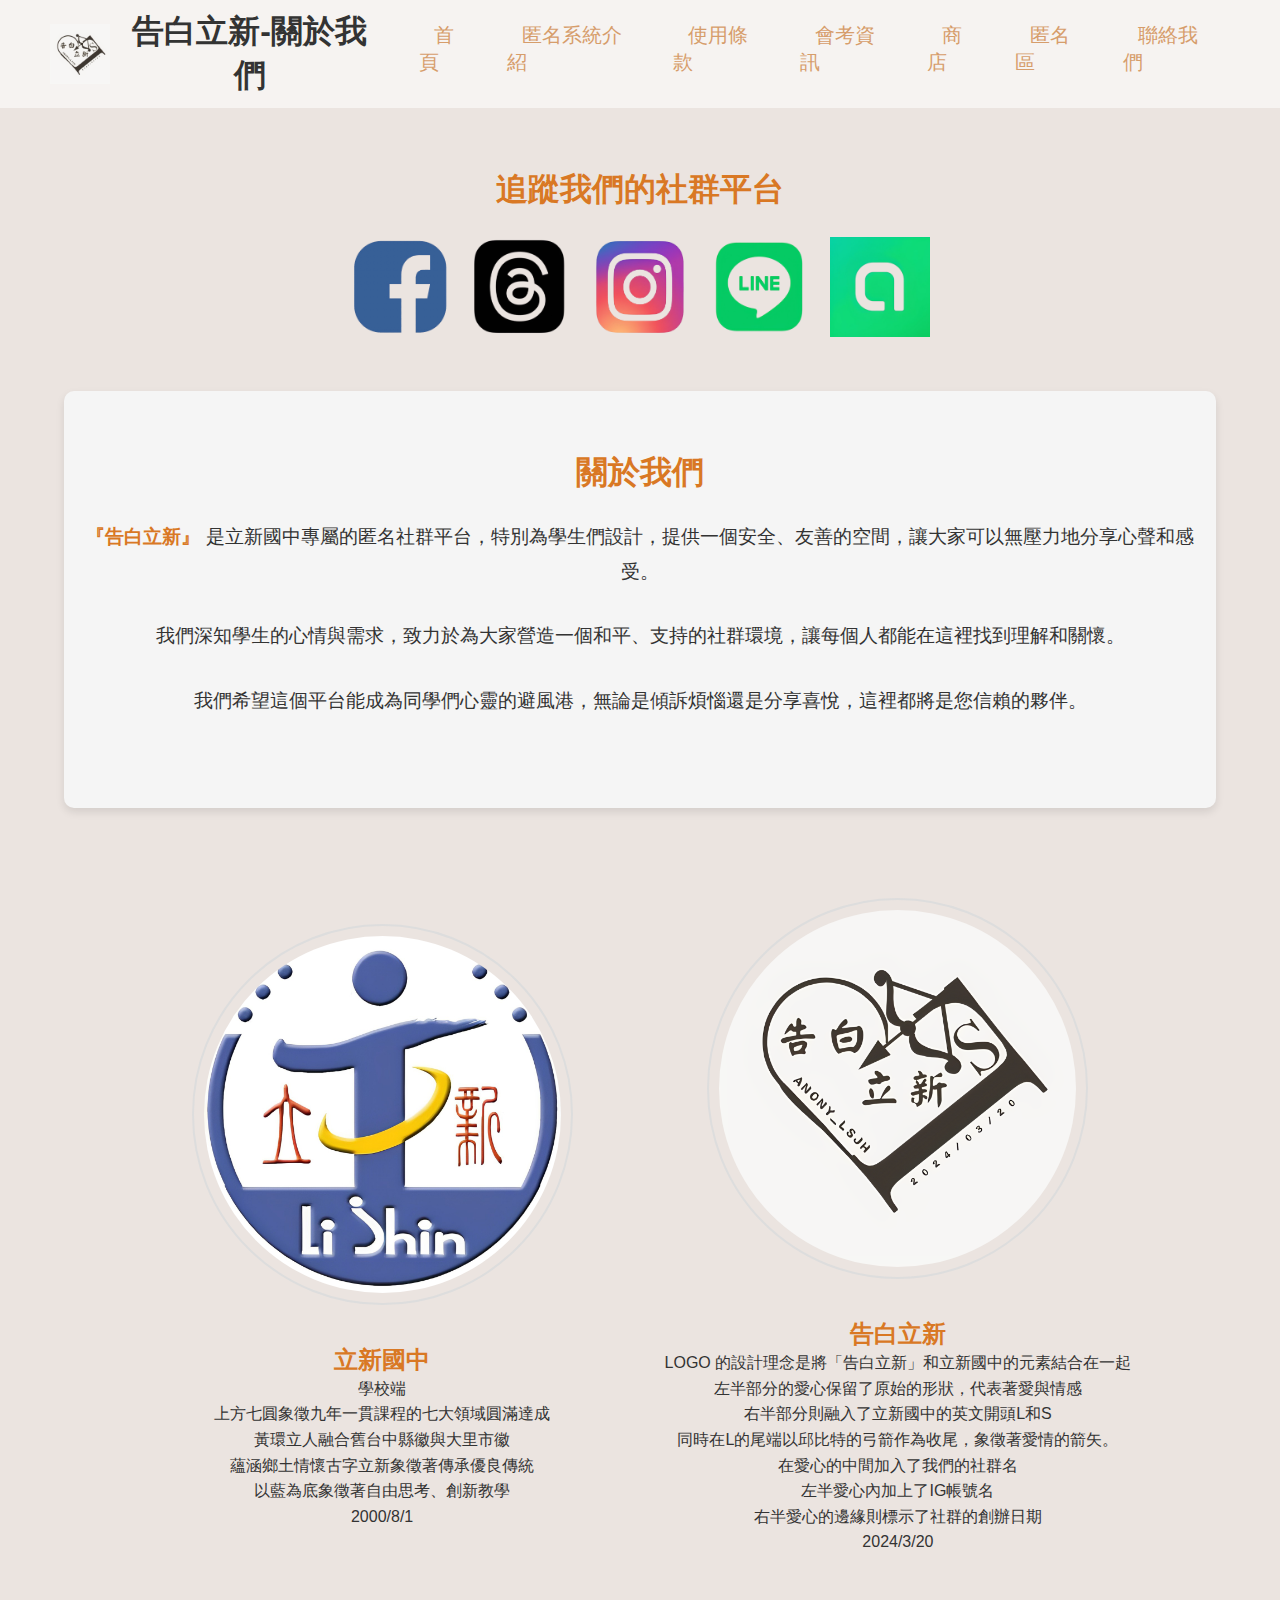
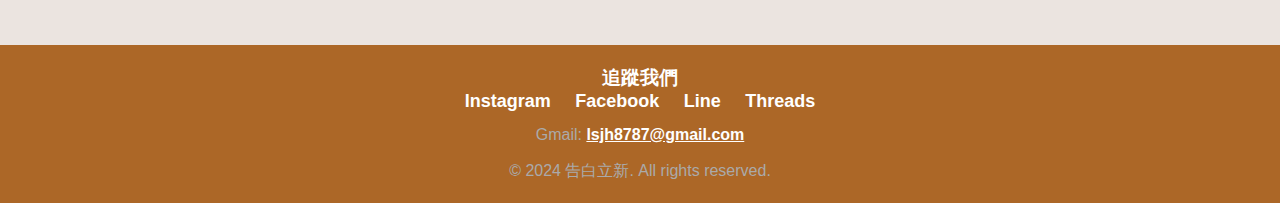
<file: about.html>
<!DOCTYPE html>
<html lang="zh">
<head>
    <meta charset="UTF-8">
    <meta name="viewport" content="width=device-width, initial-scale=1.0">
    <title>告白立新 - 關於我們</title>
    <link rel="stylesheet" href="styles.css">
</head>
<body>

  <nav class="navbar">
    <div class="navbar-logo">
        <img src="告白立新LOGO.png" alt="Logo">
        <h1>告白立新-關於我們</h1>
    </div>
    <ul class="navbar-menu">
        <li><a href="index.html">首頁</a></li>
          <li><a href="maskseal.html">匿名系統介紹</a></li>
          <li><a href="regulations.html">使用條款</a></li>
          <li><a href="text.html">會考資訊</a></li>
          <li><a href="shop.html">商店</a></li>
          <li><a href="anonymous.html">匿名區</a></li>
          <li><a href="contact.html">聯絡我們</a></li>
      </ul>
  </nav>








  <section class="social-links-section">
    <h2>追蹤我們的社群平台</h2>
    <div class="social-links-grid">
      <div class="social-link-item">
        <a href="https://www.facebook.com/share/wYebae1Ng7HufHea/?mibextid=LQQJ4d" target="_blank">
          <img src="FB（去背）.png" alt="Facebook">
        </a>
      </div>
      <div class="social-link-item">
        <a href="https://www.threads.net/@anony_lsjh?xmt=AQGzQmAjyo4V2XjbBSyGGsBOCA0te0N1IhOW0UAyIl9oo3M" target="_blank">
          <img src="Treads（去背）.png" alt="Threads">
        </a>
      </div>
      <div class="social-link-item">
        <a href="https://www.instagram.com/anony_lsjh" target="_blank">
          <img src="IG（去背）.png" alt="Instagram">
        </a>
      </div>
      <div class="social-link-item">
        <a href="https://liff.line.me/1645278921-kWRPP32q/?accountId=072bowlf" target="_blank">
          <img src="LINE（去背）.png" alt="Line">
        </a>
      </div>
      <div class="social-link-item">
        <a href="https://line.me/ti/g2/Y6X1_PTrIfExfvwVvepE_2m0yZF82BYudj-sOQ?utm_source=invitation&utm_medium=link_copy&utm_campaign=default" target="_blank">
          <img src="社群(去背).png" alt="Line">
        </a>
      </div>
    </div>
  </section>




  <section class="about-us">
    <h1>關於我們</h1>
    <p><strong>『告白立新』</strong> 是立新國中專屬的匿名社群平台，特別為學生們設計，提供一個安全、友善的空間，讓大家可以無壓力地分享心聲和感受。</p>
    <p>我們深知學生的心情與需求，致力於為大家營造一個和平、支持的社群環境，讓每個人都能在這裡找到理解和關懷。</p>
    <p>我們希望這個平台能成為同學們心靈的避風港，無論是傾訴煩惱還是分享喜悅，這裡都將是您信賴的夥伴。</p>
  </section>
  
  
    <!-- 圖片並排區塊 -->
    <section class="image-section">
      <div class="grid-container">
        <div class="grid-item">
          <img src="立新國中校徽.jpg" alt="學校校徽" class="logos">
          <h2>立新國中</h2>
          <p>學校端</p>
          <p>上方七圓象徵九年一貫課程的七大領域圓滿達成</p> <!-- 根據實際內容替換 -->
          <p>黃環立人融合舊台中縣徽與大里市徽</p>
          <p>蘊涵鄉土情懷古字立新象徵著傳承優良傳統</p>
          <p>以藍為底象徵著自由思考、創新教學</p>
          <p>2000/8/1</p>
        </div>
        <div class="grid-item">
          <img src="告白立新LOGO.png" alt="社群Logo" class="logos">
          <h2>告白立新</h2>
          <p>LOGO 的設計理念是將「告白立新」和立新國中的元素結合在一起</p> <!-- 根據實際內容替換 -->
          <p>左半部分的愛心保留了原始的形狀，代表著愛與情感</p>
          <p>右半部分則融入了立新國中的英文開頭L和S</p>
          <p>同時在L的尾端以邱比特的弓箭作為收尾，象徵著愛情的箭矢。</p>
          <p>在愛心的中間加入了我們的社群名</p>
          <p>左半愛心內加上了IG帳號名</p>
          <p>右半愛心的邊緣則標示了社群的創辦日期</p>
          <p>2024/3/20</p>
        </div>
      </div>
    </section>  


  


</main>
<footer>
    <div class="social-links">
        <h3>追蹤我們</h3>
        <a href="https://www.instagram.com/anony_lsjh">Instagram</a>
            <a href="https://www.facebook.com/share/wYebae1Ng7HufHea/?mibextid=LQQJ4d">Facebook</a>
            <a href="https://liff.line.me/1645278921-kWRPP32q/?accountId=072bowlf">Line</a>
            <a href="https://www.threads.net/@anony_lsjh?xmt=AQGzQmAjyo4V2XjbBSyGGsBOCA0te0N1IhOW0UAyIl9oo3M">Threads</a>
        </div>
    <p>Gmail: <a href="mailto:lsjh8787@gmail.com">lsjh8787@gmail.com</a></p>
    <p>© 2024 告白立新. All rights reserved.</p>
</footer>
</body>
</html>
</file>
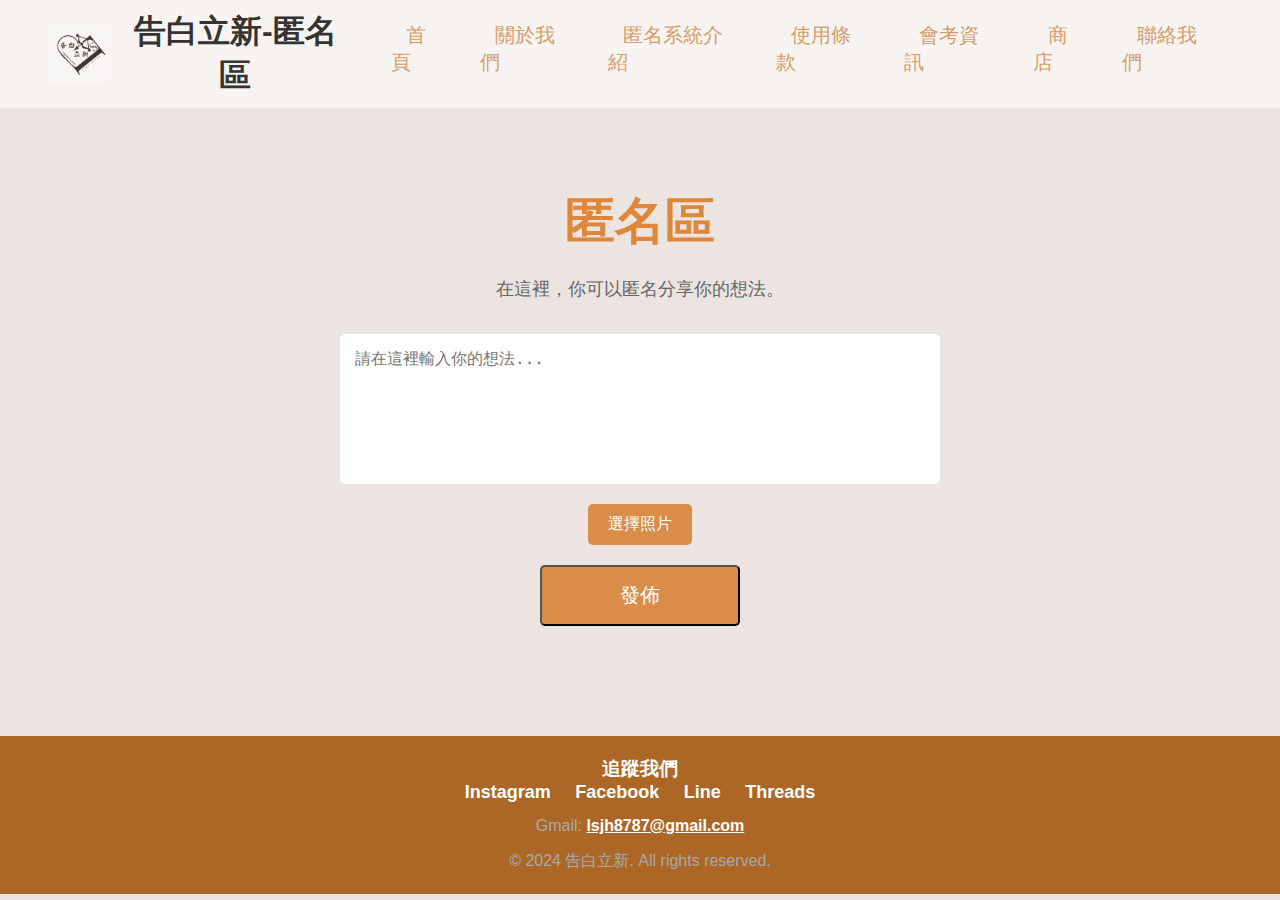
<file: anonymous.html>
<!--
Copyright © 2024 Tempura(alan). All rights reserved.
This website and its content are the property of Tempura(alan). 
Unauthorized copying, distribution, or use of the content, including text, images, and design elements, is strictly prohibited without prior written permission. 
For permissions or more information, please contact: lsjh8787@gmail.com or nofupindaotianfuluo@gmail.com.
-->


<!-- useless -->
<!DOCTYPE html>
<html lang="zh">
<head>
    <meta charset="UTF-8">
    <meta name="viewport" content="width=device-width, initial-scale=1.0">
    <title>告白立新 - 匿名區</title>
    <link rel="icon" href="./image/favicon.ico"/>
    <link rel="stylesheet" href="styles.css">
</head>
<body>

    <nav class="navbar">
      <div class="navbar-logo">
          <img src="告白立新LOGO.png" alt="Logo">
          <h1>告白立新-匿名區</h1>
      </div>
      <ul class="navbar-menu">
          <li><a href="index.html">首頁</a></li>
            <li><a href="about.html">關於我們</a></li>
            <li><a href="maskseal.html">匿名系統介紹</a></li>
            <li><a href="regulations.html">使用條款</a></li>
            <li><a href="text.html">會考資訊</a></li>
            <li><a href="shop.html">商店</a></li>
            <li><a href="contact.html">聯絡我們</a></li>
        </ul>
    </nav>

  
      <section id="anonymous-section" class="anonymous-section">
        <h2>匿名區</h2>
        <p>在這裡，你可以匿名分享你的想法。</p>
        <form>
            <textarea placeholder="請在這裡輸入你的想法..."></textarea>
    
            <!-- 照片上傳區塊 -->
            <label for="file-upload" class="custom-file-upload">選擇照片</label>
            <input id="file-upload" type="file" accept="image/*">
    
            <button type="submit" class="btn-anonymous">發佈</button>
        </form>
    </section>
</main>
<footer>
    <div class="social-links">
        <h3>追蹤我們</h3>
        <a href="https://www.instagram.com/anony_lsjh">Instagram</a>
            <a href="https://www.facebook.com/share/wYebae1Ng7HufHea/?mibextid=LQQJ4d">Facebook</a>
            <a href="https://liff.line.me/1645278921-kWRPP32q/?accountId=072bowlf">Line</a>
            <a href="https://www.threads.net/@anony_lsjh?xmt=AQGzQmAjyo4V2XjbBSyGGsBOCA0te0N1IhOW0UAyIl9oo3M">Threads</a>
        </div>
    <p>Gmail: <a href="mailto:lsjh8787@gmail.com">lsjh8787@gmail.com</a></p>
    <p>© 2024 告白立新. All rights reserved.</p>
</footer>
    </main>
</body>
</html>
</file>
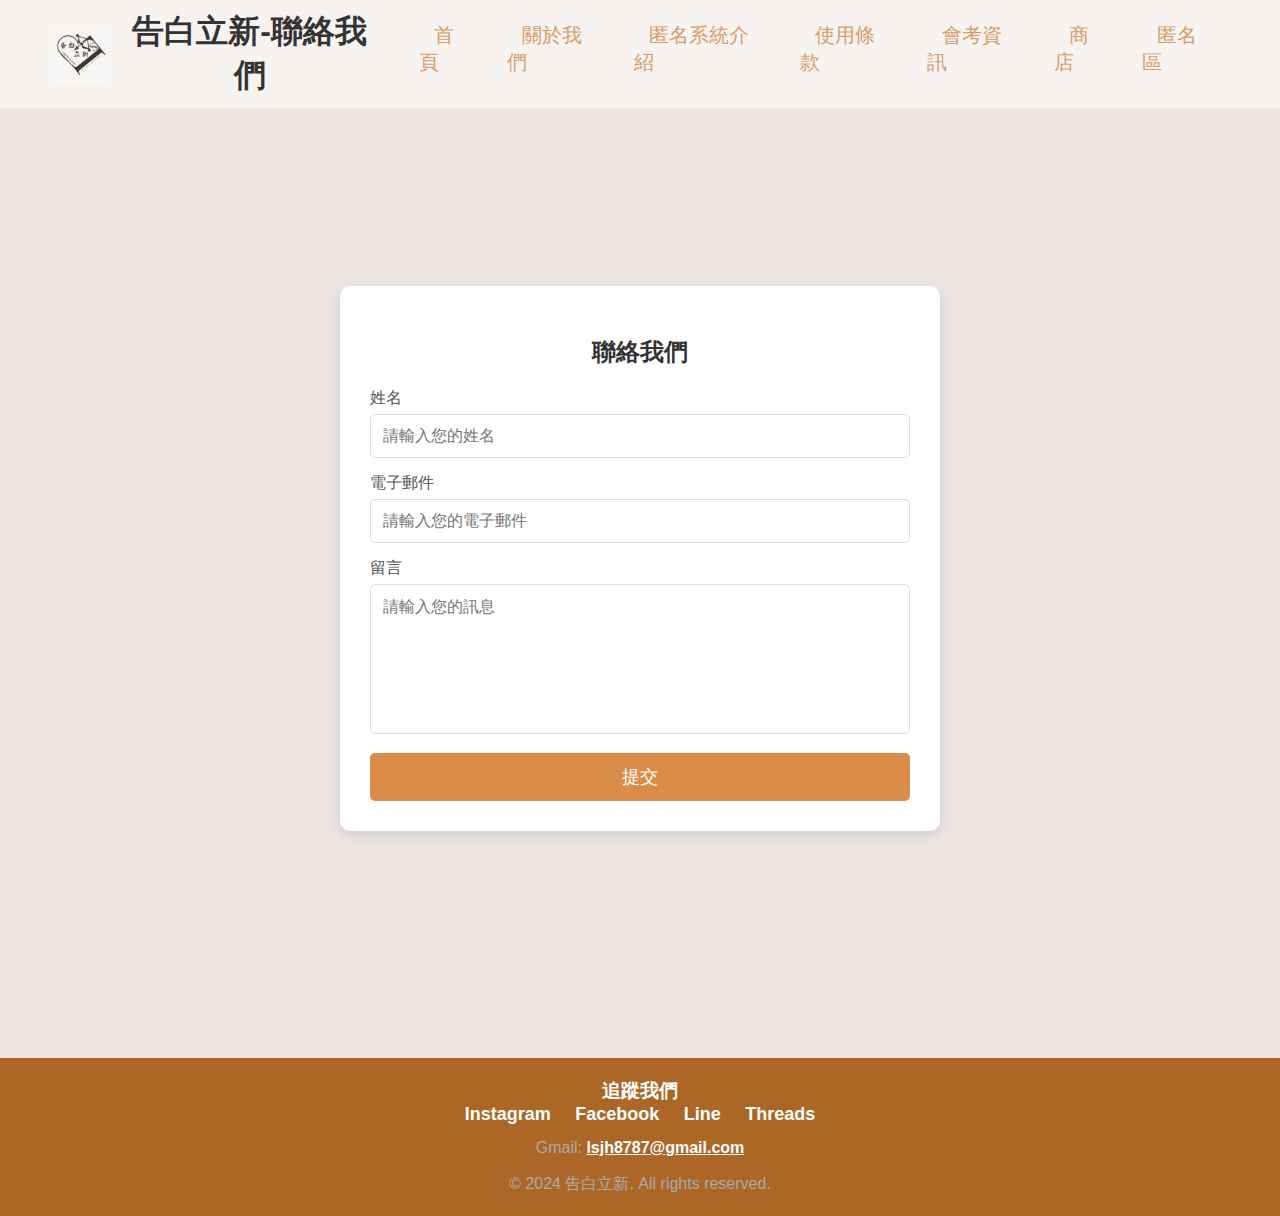
<file: contact.html>
<!DOCTYPE html>
<html lang="zh">
<head>
    <meta charset="UTF-8">
    <meta name="viewport" content="width=device-width, initial-scale=1.0">
    <title>告白立新 - 聯絡我們</title>
    <link rel="stylesheet" href="styles.css">
</head>
<body>

    <nav class="navbar">
      <div class="navbar-logo">
          <img src="告白立新LOGO.png" alt="Logo">
          <h1>告白立新-聯絡我們</h1>
      </div>
      <ul class="navbar-menu">
        <li><a href="index.html">首頁</a></li>
          <li><a href="about.html">關於我們</a></li>
          <li><a href="maskseal.html">匿名系統介紹</a></li>
          <li><a href="regulations.html">使用條款</a></li>
          <li><a href="text.html">會考資訊</a></li>
          <li><a href="shop.html">商店</a></li>
          <li><a href="anonymous.html">匿名區</a></li>
      </ul>
  </nav>


  

<section class="contact-section">
    <form class="contact-form">
        <h2>聯絡我們</h2>
        
        <div class="form-group">
            <label for="name">姓名</label>
            <input type="text" id="name" name="name" placeholder="請輸入您的姓名">
        </div>
        
        <div class="form-group">
            <label for="email">電子郵件</label>
            <input type="email" id="email" name="email" placeholder="請輸入您的電子郵件">
        </div>
        
        <div class="form-group">
            <label for="message">留言</label>
            <textarea id="message" name="message" placeholder="請輸入您的訊息"></textarea>
        </div>
        
        <button type="submit">提交</button>
    </form>
</section>


</main>
<footer>
    <div class="social-links">
        <h3>追蹤我們</h3>
        <a href="https://www.instagram.com/anony_lsjh">Instagram</a>
            <a href="https://www.facebook.com/share/wYebae1Ng7HufHea/?mibextid=LQQJ4d">Facebook</a>
            <a href="https://liff.line.me/1645278921-kWRPP32q/?accountId=072bowlf">Line</a>
            <a href="https://www.threads.net/@anony_lsjh?xmt=AQGzQmAjyo4V2XjbBSyGGsBOCA0te0N1IhOW0UAyIl9oo3M">Threads</a>
        </div>
    <p>Gmail: <a href="mailto:lsjh8787@gmail.com">lsjh8787@gmail.com</a></p>
    <p>© 2024 告白立新. All rights reserved.</p>
</footer>

    </main>
</body>
</html>
</file>
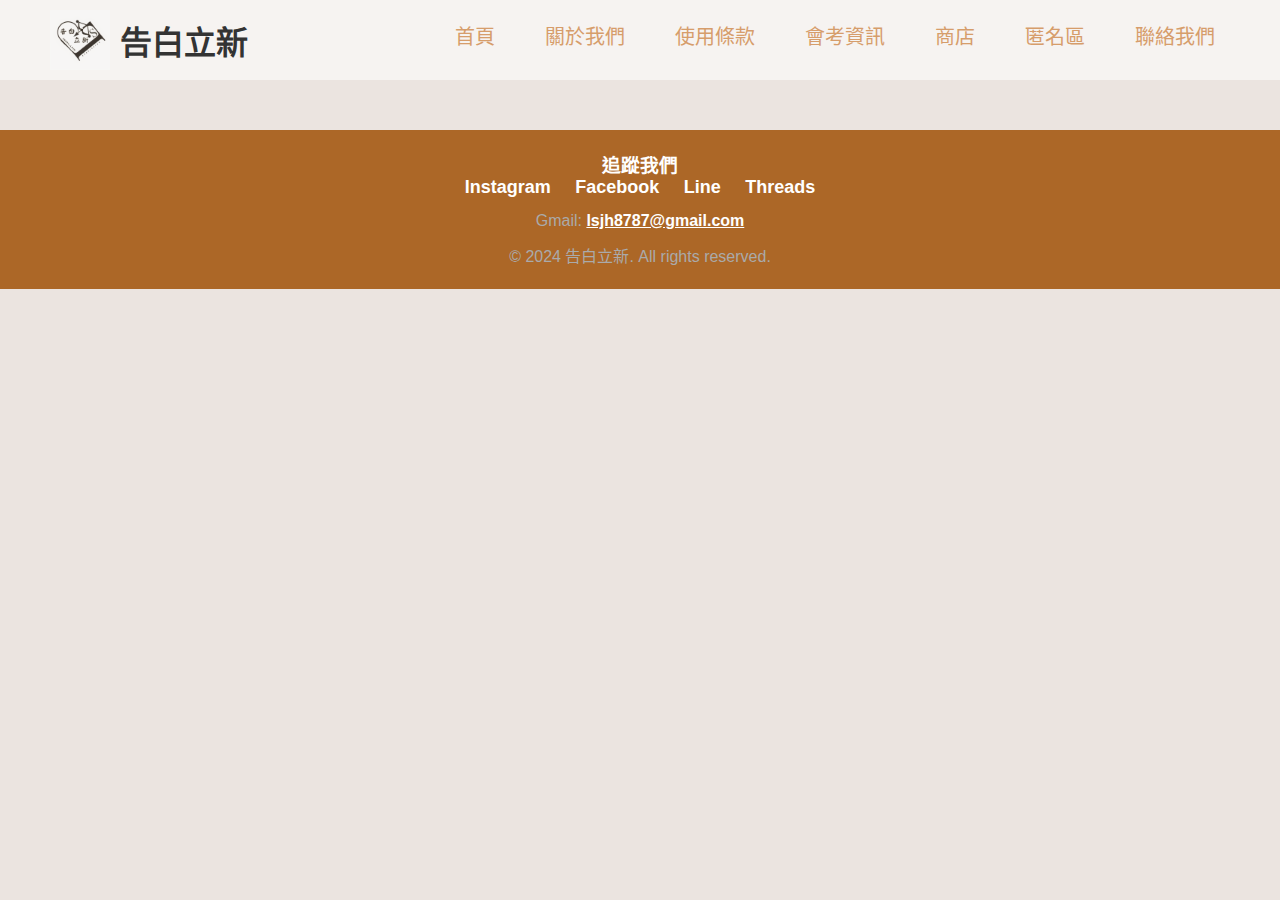
<file: maskseal.html>
<!DOCTYPE html>
<html lang="zh-TW">
<head>
    <meta charset="UTF-8">
    <meta name="viewport" content="width=device-width, initial-scale=1.0">
    <title>告白立新 - 首頁</title>
    <link rel="stylesheet" href="styles.css">
</head>
<body>

  <nav class="navbar">
    <div class="navbar-logo">
        <img src="告白立新LOGO.png" alt="Logo">
        <h1>告白立新</h1>
    </div>
    <ul class="navbar-menu">
        <li><a href="index.html">首頁</a></li>
        <li><a href="about.html">關於我們</a></li>
        <li><a href="regulations.html">使用條款</a></li>
        <li><a href="text.html">會考資訊</a></li>
        <li><a href="shop.html">商店</a></li>
        <li><a href="anonymous.html">匿名區</a></li>
        <li><a href="contact.html">聯絡我們</a></li>
    </ul>
</nav>








</main>
<footer>
    <div class="social-links">
        <h3>追蹤我們</h3>
        <a href="https://www.instagram.com/anony_lsjh">Instagram</a>
            <a href="https://www.facebook.com/share/wYebae1Ng7HufHea/?mibextid=LQQJ4d">Facebook</a>
            <a href="https://liff.line.me/1645278921-kWRPP32q/?accountId=072bowlf">Line</a>
            <a href="https://www.threads.net/@anony_lsjh?xmt=AQGzQmAjyo4V2XjbBSyGGsBOCA0te0N1IhOW0UAyIl9oo3M">Threads</a>
        </div>
    <p>Gmail: <a href="mailto:lsjh8787@gmail.com">lsjh8787@gmail.com</a></p>
    <p>© 2024 告白立新. All rights reserved.</p>
</footer>

</body>
</html>
</file>
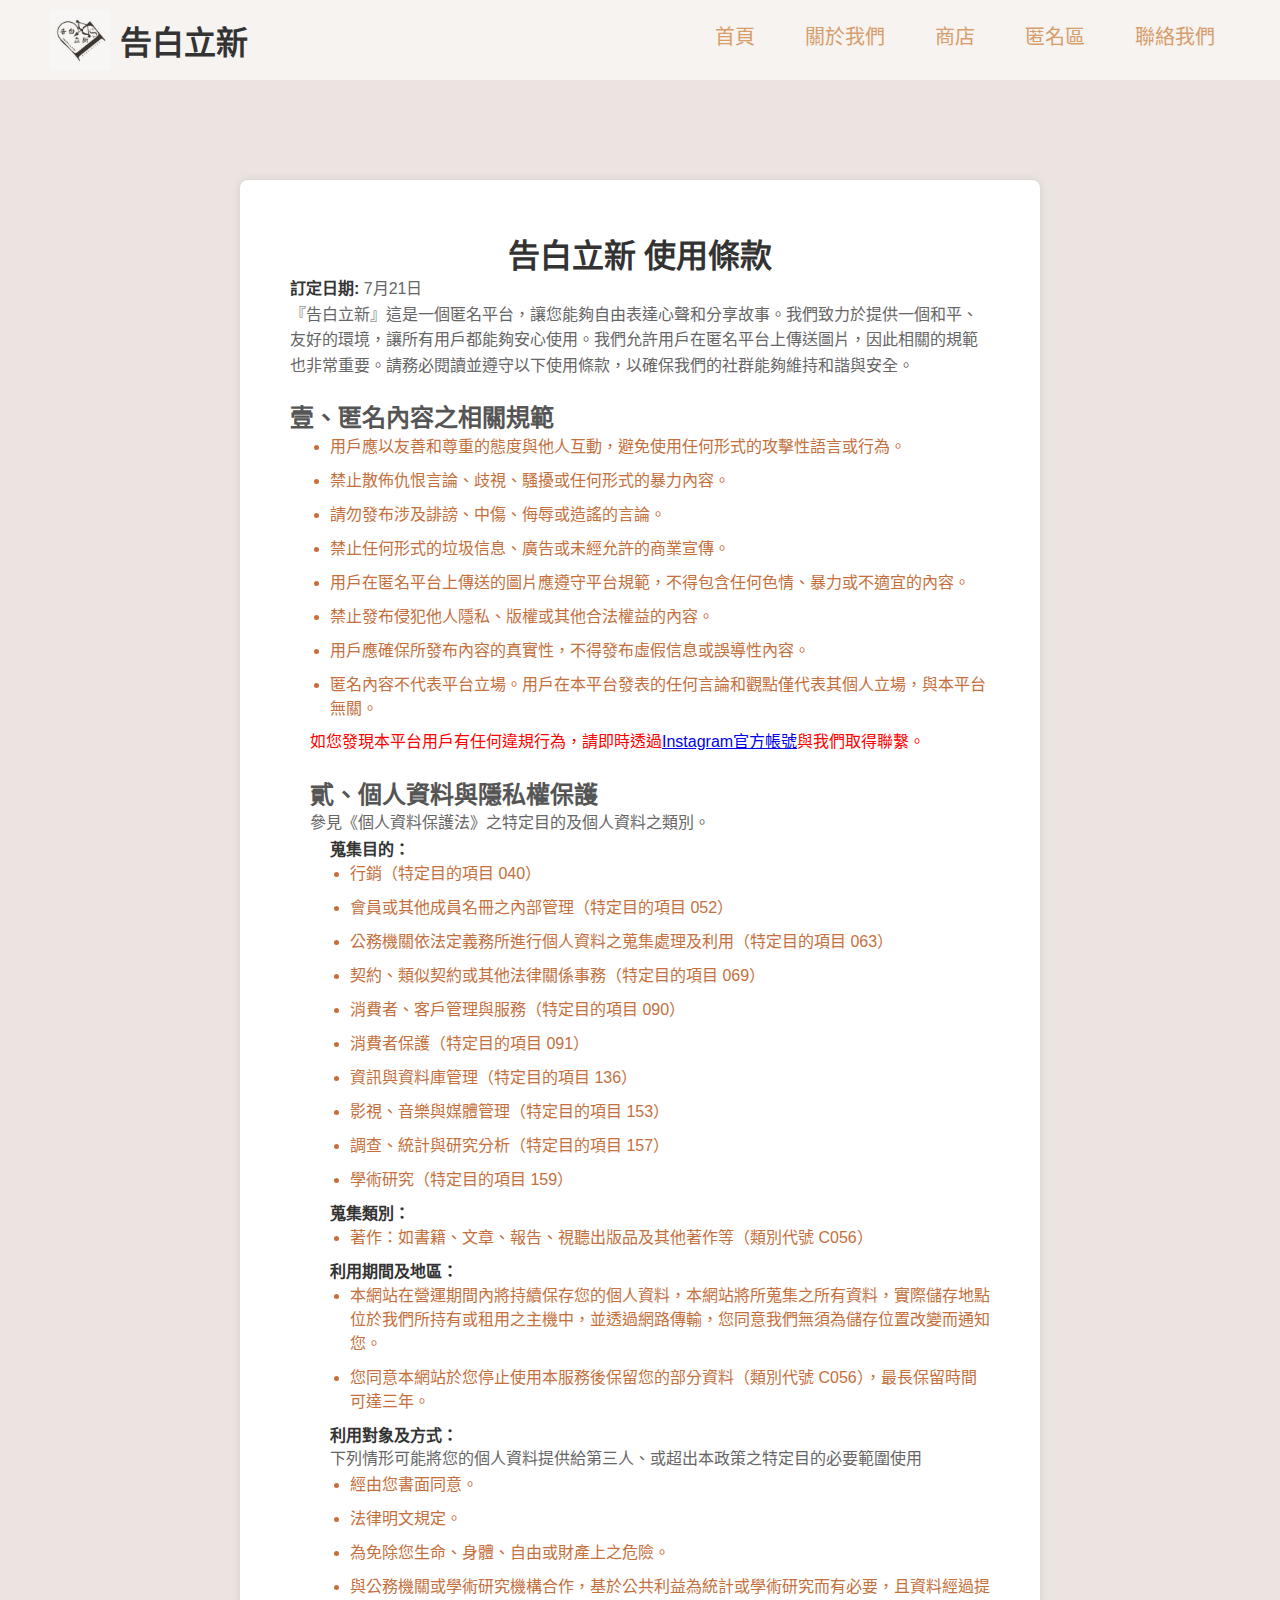
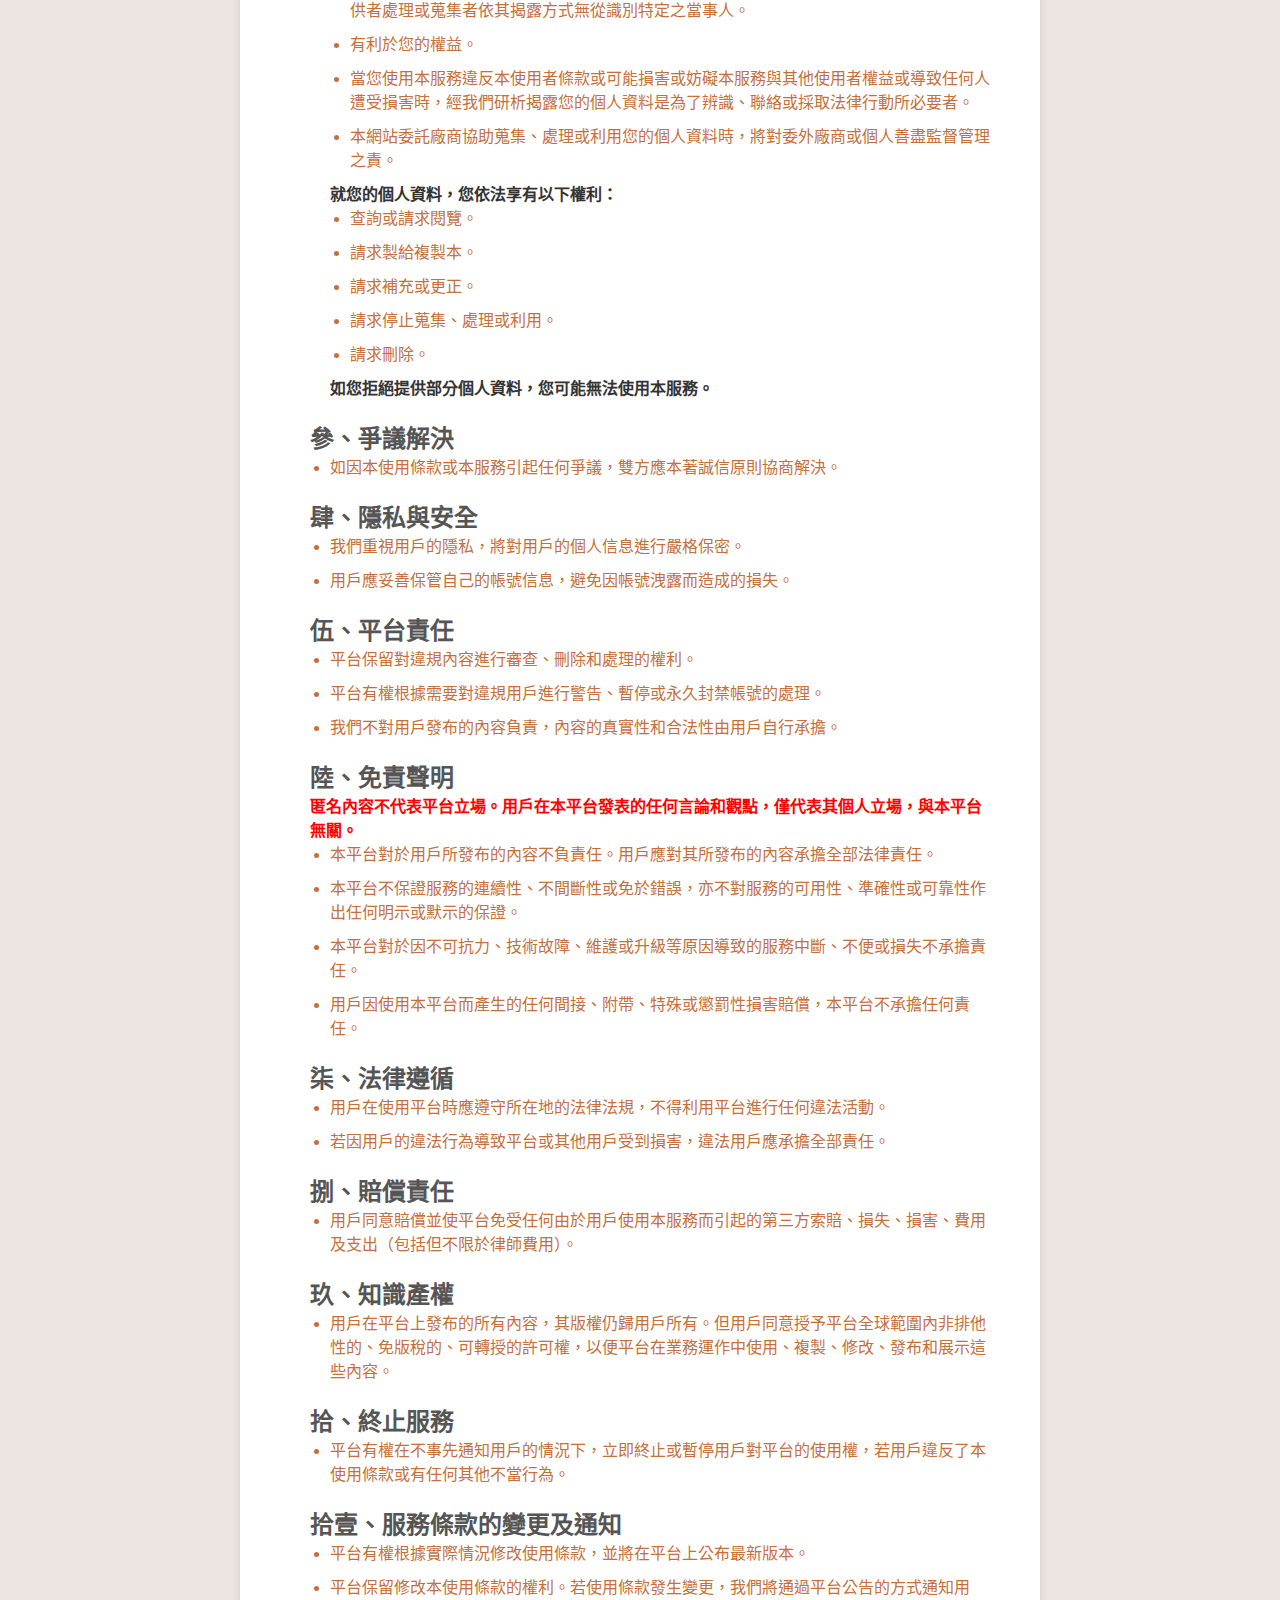
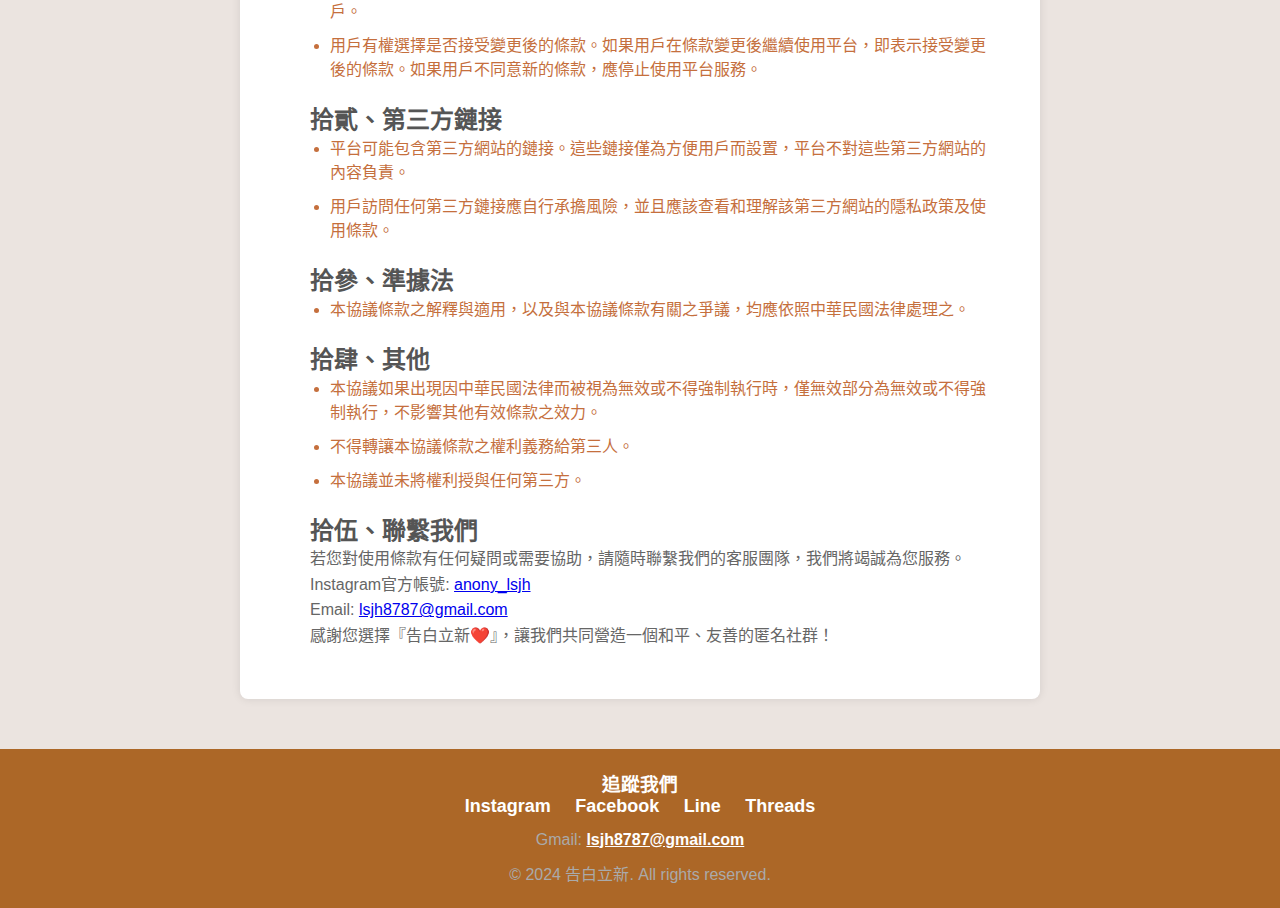
<file: regulations.html>
<!DOCTYPE html>
<html lang="zh-TW">
<head>
    <meta charset="UTF-8">
    <meta name="viewport" content="width=device-width, initial-scale=1.0">
    <title>告白立新-使用條款</title>
    <link rel="stylesheet" href="styles.css">
</head>

<body>

    <nav class="navbar">
      <div class="navbar-logo">
          <img src="告白立新LOGO.png" alt="Logo">
          <h1>告白立新</h1>
      </div>
      <ul class="navbar-menu">
          <li><a href="index.html">首頁</a></li>
          <li><a href="about.html">關於我們</a></li>
          <li><a href="shop.html">商店</a></li>
          <li><a href="anonymous.html">匿名區</a></li>
          <li><a href="contact.html">聯絡我們</a></li>
      </ul>
  </nav>



<body>
    <div class="container">
        <h1>告白立新 使用條款</h1>
        <p><strong>訂定日期:</strong> 7月21日</p>
        <p>『告白立新』這是一個匿名平台，讓您能夠自由表達心聲和分享故事。我們致力於提供一個和平、友好的環境，讓所有用戶都能夠安心使用。我們允許用戶在匿名平台上傳送圖片，因此相關的規範也非常重要。請務必閱讀並遵守以下使用條款，以確保我們的社群能夠維持和諧與安全。</p>

        <h2>壹、匿名內容之相關規範</h2>
            <ul>
                <ul>
                <li>用戶應以友善和尊重的態度與他人互動，避免使用任何形式的攻擊性語言或行為。</li>
                <li>禁止散佈仇恨言論、歧視、騷擾或任何形式的暴力內容。</li>
                <li>請勿發布涉及誹謗、中傷、侮辱或造謠的言論。</li>
                <li>禁止任何形式的垃圾信息、廣告或未經允許的商業宣傳。</li>
                <li>用戶在匿名平台上傳送的圖片應遵守平台規範，不得包含任何色情、暴力或不適宜的內容。</li>
                <li>禁止發布侵犯他人隱私、版權或其他合法權益的內容。</li>
                <li>用戶應確保所發布內容的真實性，不得發布虛假信息或誤導性內容。</li>
                <li>匿名內容不代表平台立場。用戶在本平台發表的任何言論和觀點僅代表其個人立場，與本平台無關。</li>
            </ul>

        <p class="red-text">如您發現本平台用戶有任何違規行為，請即時透過<a href="https://www.instagram.com/anony_lsjh">Instagram官方帳號</a>與我們取得聯繫。</p>

        <h2>貳、個人資料與隱私權保護</h2>
        <p>參見《個人資料保護法》之特定目的及個人資料之類別。</p>
        <ul>
            <strong>蒐集目的：</strong>
                 <ul>
                    <li>行銷（特定目的項目 040）</li>
                    <li>會員或其他成員名冊之內部管理（特定目的項目 052）</li>
                    <li>公務機關依法定義務所進行個人資料之蒐集處理及利用（特定目的項目 063）</li>
                    <li>契約、類似契約或其他法律關係事務（特定目的項目 069）</li>
                    <li>消費者、客戶管理與服務（特定目的項目 090）</li>
                    <li>消費者保護（特定目的項目 091）</li>
                    <li>資訊與資料庫管理（特定目的項目 136）</li>
                    <li>影視、音樂與媒體管理（特定目的項目 153）</li>
                    <li>調查、統計與研究分析（特定目的項目 157）</li>
                    <li>學術研究（特定目的項目 159）</li>
                </ul>
            
            <strong>蒐集類別：</strong>
                <ul>
                    <li>著作：如書籍、文章、報告、視聽出版品及其他著作等（類別代號 C056）</li>
                </ul>

            <strong>利用期間及地區：</strong>
                <ul>
                    <li>本網站在營運期間內將持續保存您的個人資料，本網站將所蒐集之所有資料，實際儲存地點位於我們所持有或租用之主機中，並透過網路傳輸，您同意我們無須為儲存位置改變而通知您。</li>
                    <li>您同意本網站於您停止使用本服務後保留您的部分資料（類別代號 C056），最長保留時間可達三年。</li>
                </ul>
            
            <strong>利用對象及方式：</strong>
            <p>下列情形可能將您的個人資料提供給第三人、或超出本政策之特定目的必要範圍使用</p>
                <ul>
                    <li>經由您書面同意。</li>
                    <li>法律明文規定。</li>
                    <li>為免除您生命、身體、自由或財產上之危險。</li>
                    <li>與公務機關或學術研究機構合作，基於公共利益為統計或學術研究而有必要，且資料經過提供者處理或蒐集者依其揭露方式無從識別特定之當事人。</li>
                    <li>有利於您的權益。</li>
                    <li>當您使用本服務違反本使用者條款或可能損害或妨礙本服務與其他使用者權益或導致任何人遭受損害時，經我們研析揭露您的個人資料是為了辨識、聯絡或採取法律行動所必要者。</li>
                    <li>本網站委託廠商協助蒐集、處理或利用您的個人資料時，將對委外廠商或個人善盡監督管理之責。</li> 
                </ul>
            
            <strong>就您的個人資料，您依法享有以下權利：</strong>
                <ul>
                    <li>查詢或請求閱覽。</li>
                    <li>請求製給複製本。</li>
                    <li>請求補充或更正。</li>
                    <li>請求停止蒐集、處理或利用。</li>
                    <li>請求刪除。</li>
                </ul>
            
            <strong>如您拒絕提供部分個人資料，您可能無法使用本服務。</strong>

        
        </ul>
        <h2>參、爭議解決</h2>
        <ul>
            <li>如因本使用條款或本服務引起任何爭議，雙方應本著誠信原則協商解決。</li>
        </ul>

        <h2>肆、隱私與安全</h2>
        <ul>
            <li>我們重視用戶的隱私，將對用戶的個人信息進行嚴格保密。</li>
            <li>用戶應妥善保管自己的帳號信息，避免因帳號洩露而造成的損失。</li>
        </ul>

        <h2>伍、平台責任</h2>
        <ul>
            <li>平台保留對違規內容進行審查、刪除和處理的權利。</li>
            <li>平台有權根據需要對違規用戶進行警告、暫停或永久封禁帳號的處理。</li>
            <li>我們不對用戶發布的內容負責，內容的真實性和合法性由用戶自行承擔。</li>
        </ul>

        <h2>陸、免責聲明</h2>
        <strong class="red-text">匿名內容不代表平台立場。用戶在本平台發表的任何言論和觀點，僅代表其個人立場，與本平台無關。</strong>
        <ul>
            <li>本平台對於用戶所發布的內容不負責任。用戶應對其所發布的內容承擔全部法律責任。</li>
            <li>本平台不保證服務的連續性、不間斷性或免於錯誤，亦不對服務的可用性、準確性或可靠性作出任何明示或默示的保證。</li>
            <li>本平台對於因不可抗力、技術故障、維護或升級等原因導致的服務中斷、不便或損失不承擔責任。</li>
            <li>用戶因使用本平台而產生的任何間接、附帶、特殊或懲罰性損害賠償，本平台不承擔任何責任。</li>
        </ul>

        <h2>柒、法律遵循</h2>
        <ul>
            <li>用戶在使用平台時應遵守所在地的法律法規，不得利用平台進行任何違法活動。</li>
            <li>若因用戶的違法行為導致平台或其他用戶受到損害，違法用戶應承擔全部責任。</li>
        </ul>

        <h2>捌、賠償責任</h2>
        <ul>
            <li>用戶同意賠償並使平台免受任何由於用戶使用本服務而引起的第三方索賠、損失、損害、費用及支出（包括但不限於律師費用）。 </li>
        </ul>
                                                                                                                                                  
        <h2>玖、知識產權</h2>
        <ul>
            <li>用戶在平台上發布的所有內容，其版權仍歸用戶所有。但用戶同意授予平台全球範圍內非排他性的、免版稅的、可轉授的許可權，以便平台在業務運作中使用、複製、修改、發布和展示這些內容。</li>
        </ul>

        <h2>拾、終止服務</h2>
        <ul>
            <li>平台有權在不事先通知用戶的情況下，立即終止或暫停用戶對平台的使用權，若用戶違反了本使用條款或有任何其他不當行為。</li>
        </ul>

        <h2>拾壹、服務條款的變更及通知</h2>
        <ul>
            <li>平台有權根據實際情況修改使用條款，並將在平台上公布最新版本。</li>
            <li>平台保留修改本使用條款的權利。若使用條款發生變更，我們將通過平台公告的方式通知用戶。</li>
            <li>用戶有權選擇是否接受變更後的條款。如果用戶在條款變更後繼續使用平台，即表示接受變更後的條款。如果用戶不同意新的條款，應停止使用平台服務。</li>
        </ul>

        <h2>拾貳、第三方鏈接</h2>
        <ul>
            <li>平台可能包含第三方網站的鏈接。這些鏈接僅為方便用戶而設置，平台不對這些第三方網站的內容負責。</li>
            <li>用戶訪問任何第三方鏈接應自行承擔風險，並且應該查看和理解該第三方網站的隱私政策及使用條款。</li>
        </ul>

        <h2>拾參、準據法</h2>
        <ul>
            <li>本協議條款之解釋與適用，以及與本協議條款有關之爭議，均應依照中華民國法律處理之。</li>
        </ul>

        <h2>拾肆、其他</h2>
        <ul>
            <li>本協議如果出現因中華民國法律而被視為無效或不得強制執行時，僅無效部分為無效或不得強制執行，不影響其他有效條款之效力。</li>
            <li>不得轉讓本協議條款之權利義務給第三人。</li>
            <li>本協議並未將權利授與任何第三方。</li>
        </ul>



        <h2>拾伍、聯繫我們</h2>
        <p>若您對使用條款有任何疑問或需要協助，請隨時聯繫我們的客服團隊，我們將竭誠為您服務。</p>
        <p>Instagram官方帳號: <a href="https://www.instagram.com/anony_lsjh">anony_lsjh</a></p>
        <p>Email: <a href="mailto:lsjh8787@gmail.com">lsjh8787@gmail.com</a></p>
        <p>感謝您選擇『告白立新❤️』，讓我們共同營造一個和平、友善的匿名社群！</p>
    </div>

</main>
<footer>
    <div class="social-links">
        <h3>追蹤我們</h3>
        <a href="https://www.instagram.com/anony_lsjh">Instagram</a>
            <a href="https://www.facebook.com/share/wYebae1Ng7HufHea/?mibextid=LQQJ4d">Facebook</a>
            <a href="https://liff.line.me/1645278921-kWRPP32q/?accountId=072bowlf">Line</a>
            <a href="https://www.threads.net/@anony_lsjh?xmt=AQGzQmAjyo4V2XjbBSyGGsBOCA0te0N1IhOW0UAyIl9oo3M">Threads</a>
        </div>
    <p>Gmail: <a href="mailto:lsjh8787@gmail.com">lsjh8787@gmail.com</a></p>
    <p>© 2024 告白立新. All rights reserved.</p>
</footer>

</body>
</html>
</file>
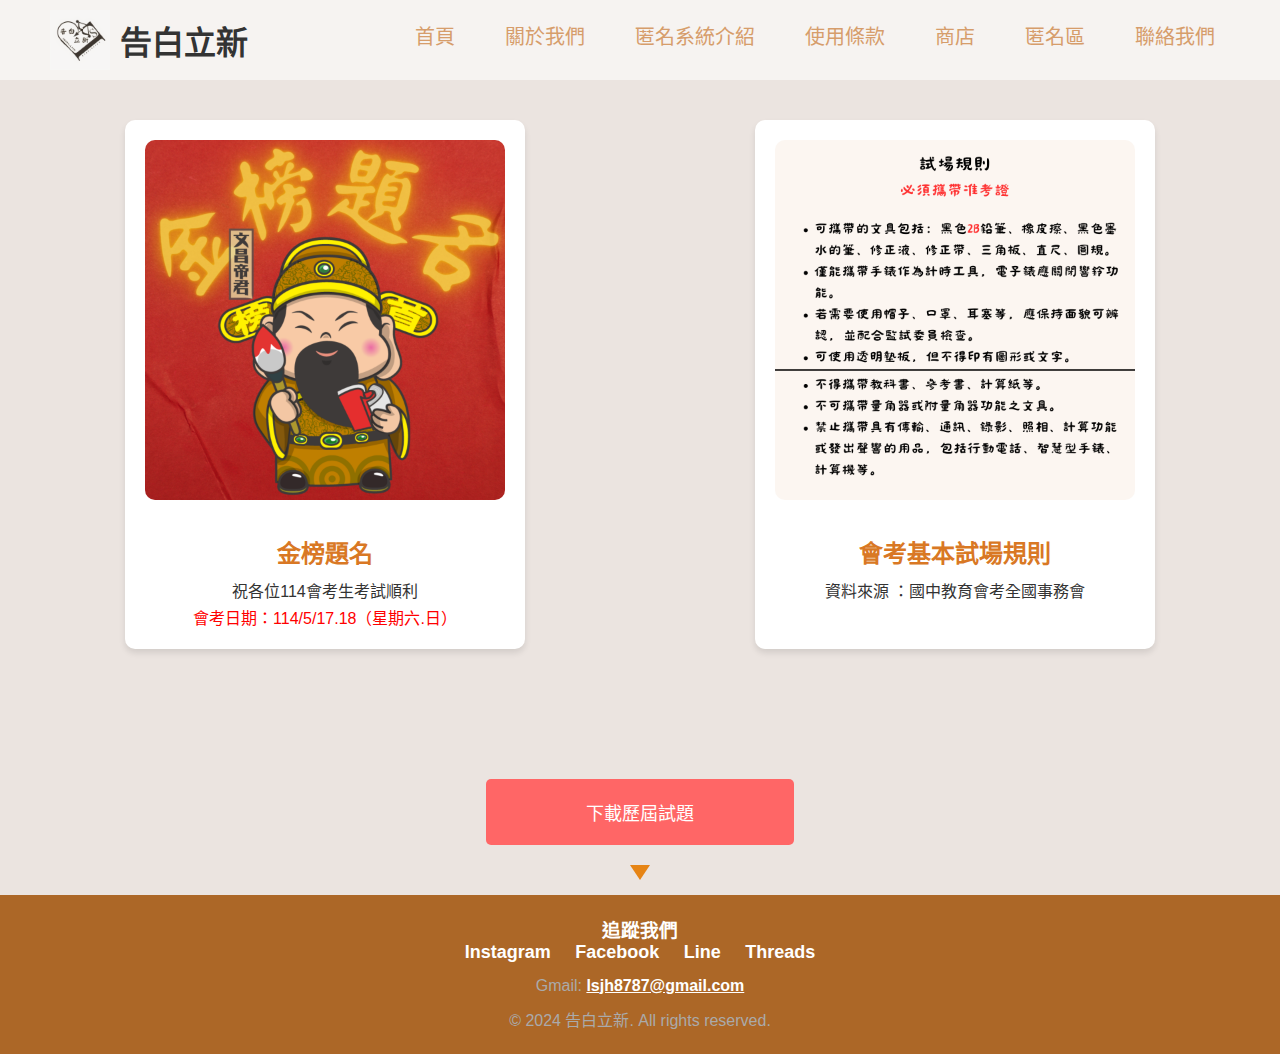
<file: text.html>
<!DOCTYPE html>
<html lang="zh-TW">
<head>
    <meta charset="UTF-8">
    <meta name="viewport" content="width=device-width, initial-scale=1.0">
    <title>會考資訊</title>
    <link rel="stylesheet" href="styles.css">
</head>

<body>

    <nav class="navbar">
      <div class="navbar-logo">
          <img src="告白立新LOGO.png" alt="Logo">
          <h1>告白立新</h1>
      </div>
      <ul class="navbar-menu">
        <li><a href="index.html">首頁</a></li>
          <li><a href="about.html">關於我們</a></li>
          <li><a href="maskseal.html">匿名系統介紹</a></li>
          <li><a href="regulations.html">使用條款</a></li>
          <li><a href="shop.html">商店</a></li>
          <li><a href="anonymous.html">匿名區</a></li>
          <li><a href="contact.html">聯絡我們</a></li>
      </ul>
  </nav>


        <!-- 圖片並排區塊 -->

<!-- 會考專區 -->
<div class="grid-container-exam">
    <div class="grid-item-exam">
        <img src="金榜題名.png" alt="金榜題名">
        <h2>金榜題名</h2>
        <p>祝各位114會考生考試順利</p>
        <g>會考日期：114/5/17.18（星期六.日）</g>
    </div>
    <div class="grid-item-exam">
        <img src="1.png" alt="會考基本試場規則">
        <h2>會考基本試場規則</h2>
        <p>資料來源 ：國中教育會考全國事務會</p>
    </div>
</div>
<div class="scroll-arrow"></div>
</header>


        <!-- 下載按鈕區塊 -->
        <div class="download-section">
            <a href="https://cap.rcpet.edu.tw/examination.html" class="download-btn">下載歷屆試題</a>
        </div>
    </div>
</div>






  <footer>
      <div class="social-links">
          <h3>追蹤我們</h3>
          <a href="https://www.instagram.com/anony_lsjh">Instagram</a>
          <a href="https://www.facebook.com/share/wYebae1Ng7HufHea/?mibextid=LQQJ4d">Facebook</a>
          <a href="https://liff.line.me/1645278921-kWRPP32q/?accountId=072bowlf">Line</a>
          <a href="https://www.threads.net/@anony_lsjh?xmt=AQGzQmAjyo4V2XjbBSyGGsBOCA0te0N1IhOW0UAyIl9oo3M">Threads</a>
      </div>
      <p>Gmail: <a href="mailto:lsjh8787@gmail.com">lsjh8787@gmail.com</a></p>
      <p>© 2024 告白立新. All rights reserved.</p>
  </footer>

</body>
</html>
</file>
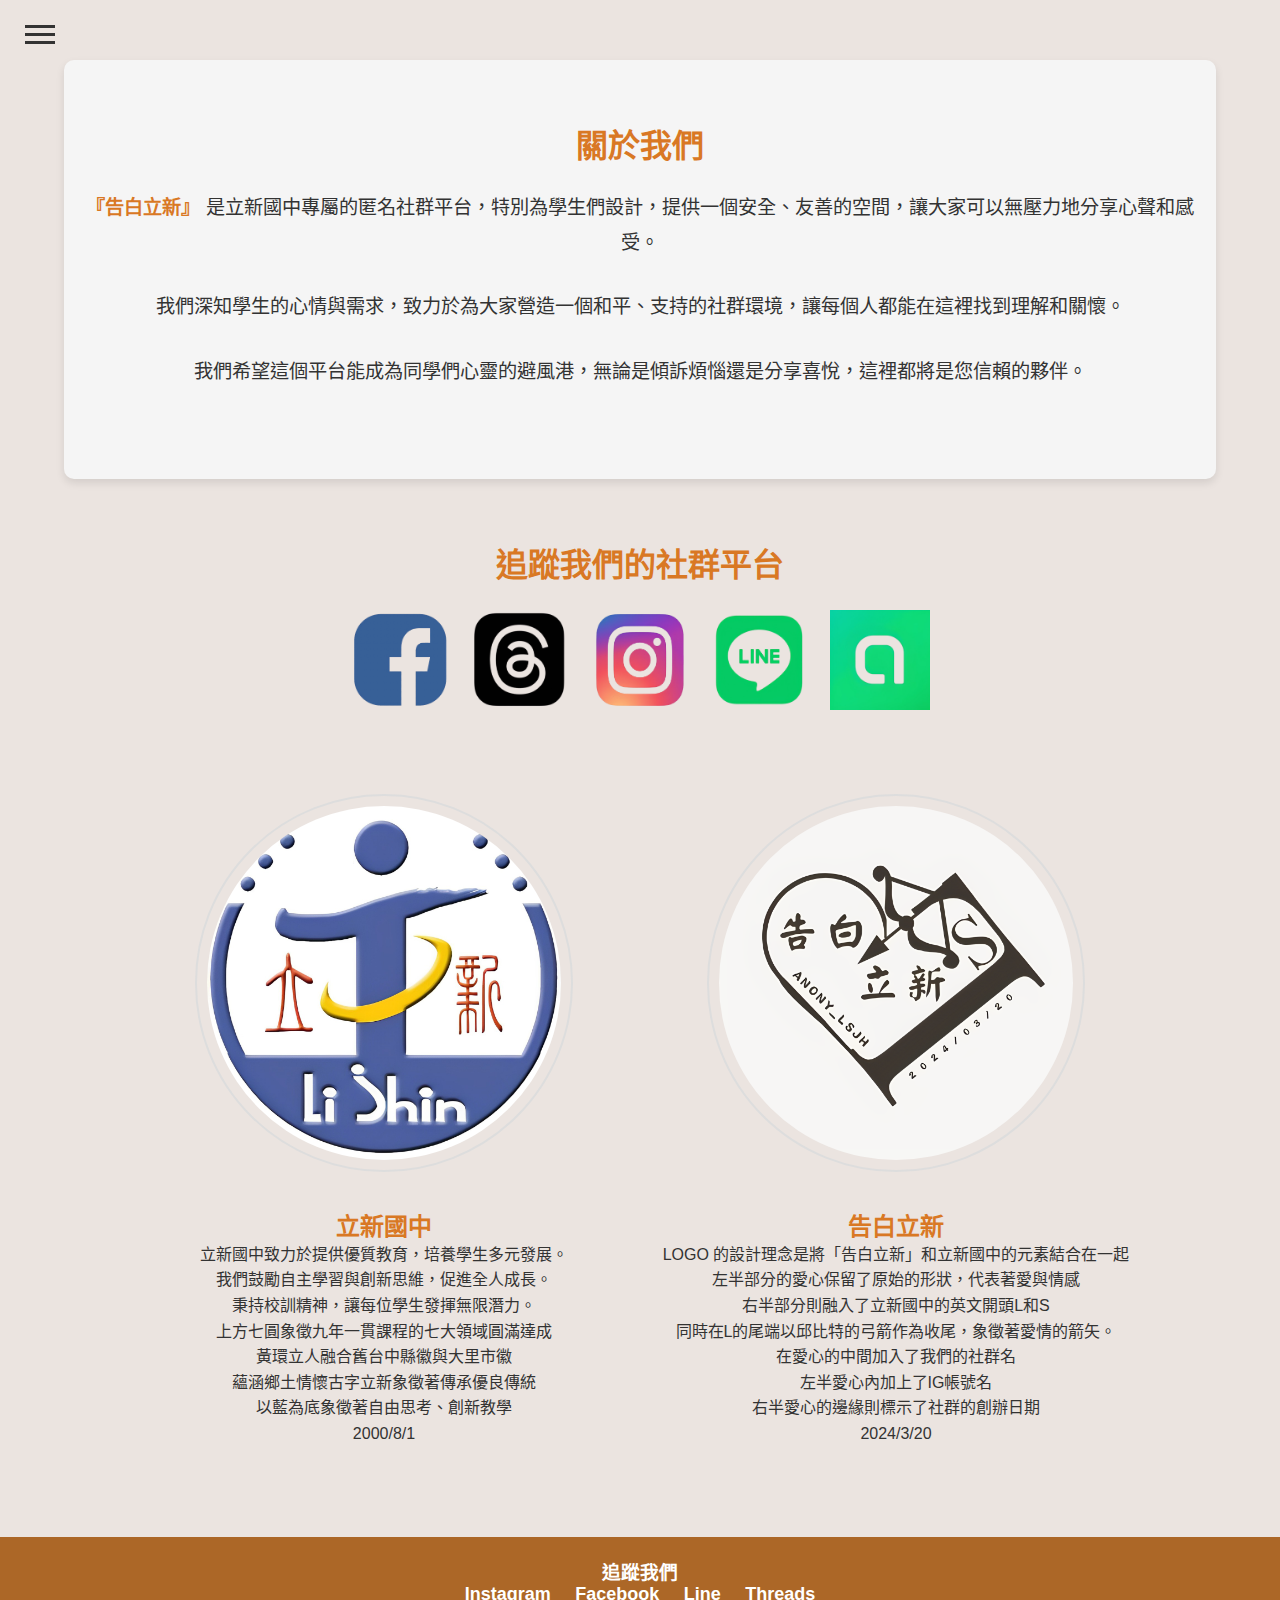
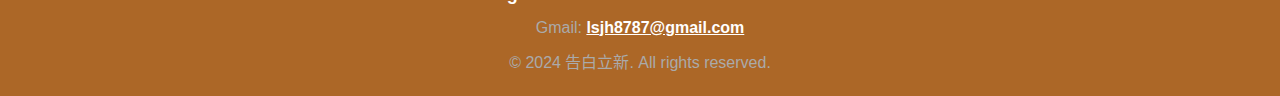
<file: about/about.html>
<!--
Copyright © 2024 Tempura(alan). All rights reserved.
This website and its content are the property of Tempura(alan). 
Unauthorized copying, distribution, or use of the content, including text, images, and design elements, is strictly prohibited without prior written permission. 
For permissions or more information, please contact: lsjh8787@gmail.com or nofupindaotianfuluo@gmail.com.
-->


<!DOCTYPE html>
<html lang="zh-TW">
<head>
    <meta charset="UTF-8">
    <meta name="viewport" content="width=device-width, initial-scale=1.0">
    <title>告白立新 - 關於我們</title>
    <link rel="icon" href="./image/favicon.ico"/>
    <link rel="stylesheet" href="styles.css">
    <style>
        body {
            font-family: Arial, sans-serif;
            margin: 0;
            padding: 0;
        }

        .menu-toggle {
            position: fixed;
            top: 20px;
            left: 20px;
            font-size: 30px;
            cursor: pointer;
            z-index: 1001;
        }

        .menu-toggle span {
            display: block;
            width: 30px;
            height: 3px;
            margin: 5px;
            background-color: #333;
            transition: background-color 0.3s ease;
        }

        .side-nav {
            position: fixed;
            left: -250px;
            top: 0;
            width: 250px;
            height: 100%;
            background-color: #333;
            color: white;
            transition: left 0.3s ease;
            z-index: 1000;
        }

        .side-nav ul {
            list-style: none;
            padding: 20px;
        }

        .side-nav ul li {
            margin: 20px 0;
        }

        .side-nav ul li a {
            color: white;
            text-decoration: none;
            font-size: 18px;
        }

        .side-nav.open {
            left: 0;
        }

        .navbar-logo {
            display: flex;
            align-items: center;
            justify-content: flex-end;
            position: relative;
            top: 20px;
            left: -10px;
        }

        .navbar-logo img {
            height: 50px;
            margin-right: 10px;
        }
    </style>
</head>
<body>
    <div class="menu-toggle" onclick="toggleMenu()">
        <span></span>
        <span></span>
        <span></span>
    </div>
    <nav class="side-nav" id="sideNav">
        <div class="navbar-logo">
            <img src="../image/logo.png" alt="Logo">
        </div>
        <ul>
            <li><a href="../index.html">首頁</a></li>
            <li><a href="../maskseal/maskseal.html">匿名系統介紹</a></li>
            <li><a href="../regulations/regulations.html">使用條款</a></li>
            <li><a href="../text/text.html">會考資訊</a></li>
            <li><a href="../shop/shop.html">商店</a></li>
            <li><a href="https://txg-lsjh.forteens.cc">匿名區</a></li>
            <li><a href="../contact/contact.html">聯絡我們</a></li>
        </ul>
    </nav>

    <section class="about-us">
      <h1>關於我們</h1>
      <p><strong>『告白立新』</strong> 是立新國中專屬的匿名社群平台，特別為學生們設計，提供一個安全、友善的空間，讓大家可以無壓力地分享心聲和感受。</p>
      <p>我們深知學生的心情與需求，致力於為大家營造一個和平、支持的社群環境，讓每個人都能在這裡找到理解和關懷。</p>
      <p>我們希望這個平台能成為同學們心靈的避風港，無論是傾訴煩惱還是分享喜悅，這裡都將是您信賴的夥伴。</p>
    </section>

    <section class="social-links-section">
        <h2>追蹤我們的社群平台</h2>
        <div class="social-links-grid">
            <div class="social-link-item">
                <a href="https://www.facebook.com/share/wYebae1Ng7HufHea/?mibextid=LQQJ4d" target="_blank">
                    <img src="../image/FB_removeBG.png" alt="Facebook">
                </a>
            </div>
            <div class="social-link-item">
                <a href="https://www.threads.net/@anony_lsjh?xmt=AQGzQmAjyo4V2XjbBSyGGsBOCA0te0N1IhOW0UAyIl9oo3M" target="_blank">
                    <img src="../image/Treads.png" alt="Threads">
                </a>
            </div>
            <div class="social-link-item">
                <a href="https://www.instagram.com/anony_lsjh" target="_blank">
                    <img src="../image/IG_removeBG.png" alt="Instagram">
                </a>
            </div>
            <div class="social-link-item">
                <a href="https://liff.line.me/1645278921-kWRPP32q/?accountId=072bowlf" target="_blank">
                    <img src="../image/LINE_removeBG.png" alt="Line">
                </a>
            </div>
            <div class="social-link-item">
                <a href="https://line.me/ti/g2/Y6X1_PTrIfExfvwVvepE_2m0yZF82BYudj-sOQ?utm_source=invitation&utm_medium=link_copy&utm_campaign=default" target="_blank">
                    <img src="../image/idk_removeBG.png" alt="Line.me">
                </a>
            </div>
        </div>
    </section>

    <section class="image-section">
        <div class="grid-container">
            <div class="grid-item">
                <img src="../image/schoolLogo.jpg" alt="學校校徽" class="logos">
                <h2>立新國中</h2>
                <p>立新國中致力於提供優質教育，培養學生多元發展。</p>
                <p>我們鼓勵自主學習與創新思維，促進全人成長。</p>
                <P>秉持校訓精神，讓每位學生發揮無限潛力。</P>
                <p>上方七圓象徵九年一貫課程的七大領域圓滿達成</p>
                <p>黃環立人融合舊台中縣徽與大里市徽</p>
                <p>蘊涵鄉土情懷古字立新象徵著傳承優良傳統</p>
                <p>以藍為底象徵著自由思考、創新教學</p>
                <p>2000/8/1</p>
            </div>

            <div class="grid-item">
                <img src="../image/logo.png" alt="社群Logo" class="logos">
                <h2>告白立新</h2>
                <p>LOGO 的設計理念是將「告白立新」和立新國中的元素結合在一起</p>
                <p>左半部分的愛心保留了原始的形狀，代表著愛與情感</p>
                <p>右半部分則融入了立新國中的英文開頭L和S</p>
                <p>同時在L的尾端以邱比特的弓箭作為收尾，象徵著愛情的箭矢。</p>
                <p>在愛心的中間加入了我們的社群名</p>
                <p>左半愛心內加上了IG帳號名</p>
                <p>右半愛心的邊緣則標示了社群的創辦日期</p>
                <p>2024/3/20</p>
            </div>
        </div>
    </section>

    <footer>
        <div class="social-links">
            <h3>追蹤我們</h3>
            <a href="https://www.instagram.com/anony_lsjh">Instagram</a>
            <a href="https://www.facebook.com/share/wYebae1Ng7HufHea/?mibextid=LQQJ4d">Facebook</a>
            <a href="https://liff.line.me/1645278921-kWRPP32q/?accountId=072bowlf">Line</a>
            <a href="https://www.threads.net/@anony_lsjh?xmt=AQGzQmAjyo4V2XjbBSyGGsBOCA0te0N1IhOW0UAyIl9oo3M">Threads</a>
        </div>
        <p>Gmail: <a href="mailto:lsjh8787@gmail.com">lsjh8787@gmail.com</a></p>
        <p>© 2024 告白立新. All rights reserved.</p>
    </footer>

    <script>
        function toggleMenu() {
            const sideNav = document.getElementById('sideNav');
            sideNav.classList.toggle('open');
        }
    </script>
</body>
</html>
</file>
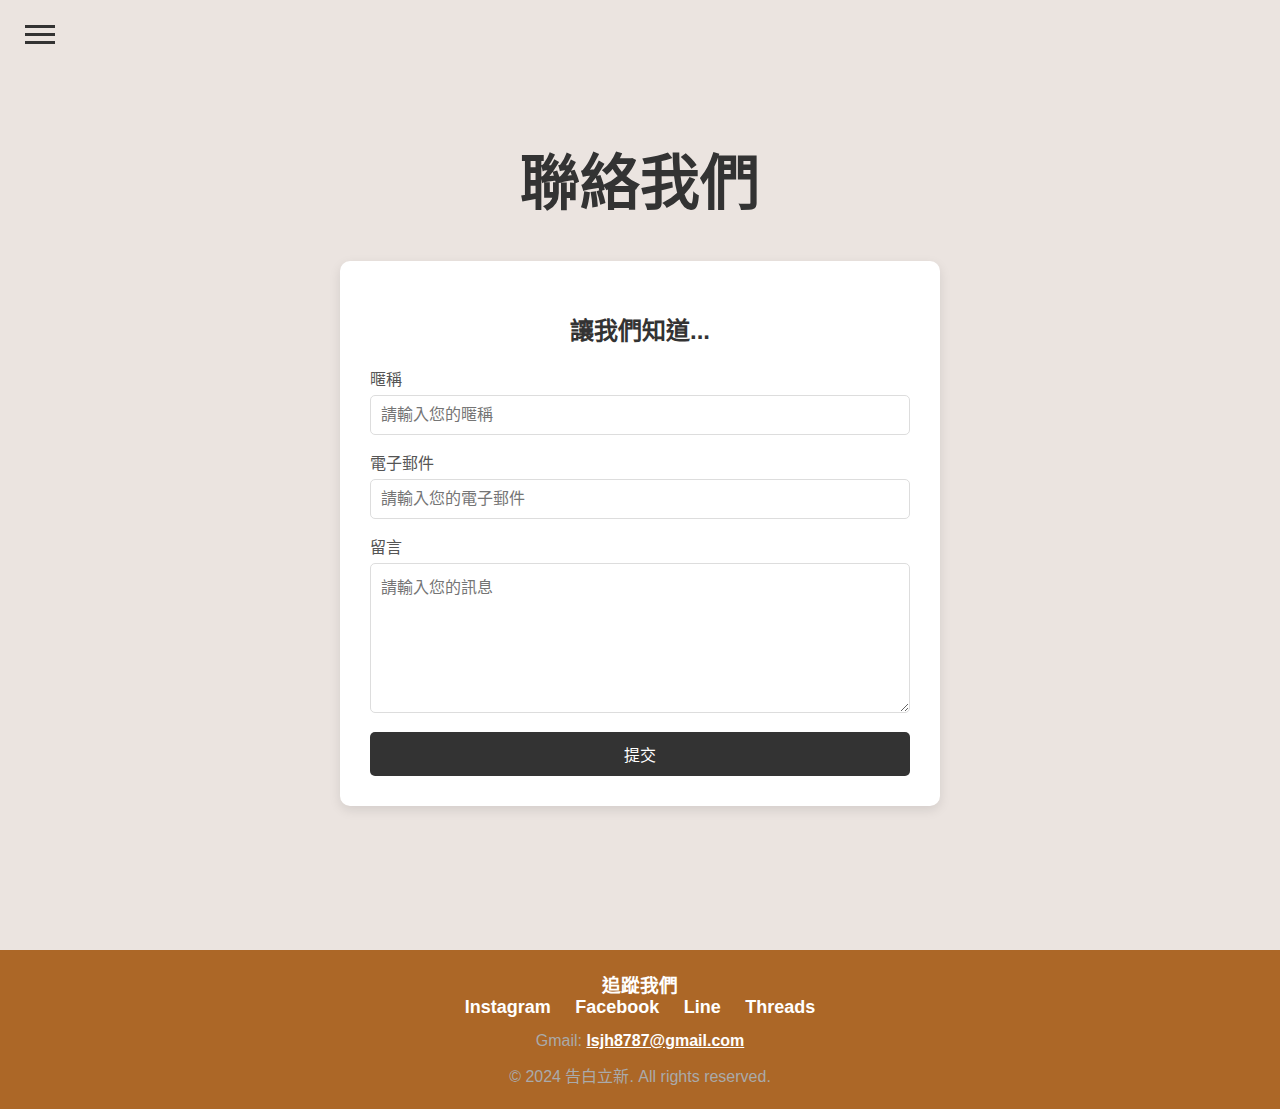
<file: contact/contact.html>
<!--
Copyright © 2024 Tempura(alan). All rights reserved.
This website and its content are the property of Tempura(alan). 
Unauthorized copying, distribution, or use of the content, including text, images, and design elements, is strictly prohibited without prior written permission. 
For permissions or more information, please contact: lsjh8787@gmail.com or nofupindaotianfuluo@gmail.com.
-->


<!DOCTYPE html>
<html lang="zh-TW">
<head>
    <meta charset="UTF-8">
    <meta name="viewport" content="width=device-width, initial-scale=1.0">
    <title>告白立新 - 聯絡我們</title>
    <link rel="icon" href="./image/favicon.ico"/>
    <link rel="stylesheet" href="styles.css">
    <style>
        body {
            font-family: Arial, sans-serif;
            margin: 0;
            padding: 0;
        }

        .menu-toggle {
            position: fixed;
            top: 20px;
            left: 20px;
            font-size: 30px;
            cursor: pointer;
            z-index: 1001;
        }

        .menu-toggle span {
            display: block;
            width: 30px;
            height: 3px;
            margin: 5px;
            background-color: #333;
            transition: background-color 0.3s ease;
        }

        .side-nav {
            position: fixed;
            left: -250px;
            top: 0;
            width: 250px;
            height: 100%;
            background-color: #333;
            color: white;
            transition: left 0.3s ease;
            z-index: 1000;
        }

        .side-nav ul {
            list-style: none;
            padding: 20px;
        }

        .side-nav ul li {
            margin: 20px 0;
        }

        .side-nav ul li a {
            color: white;
            text-decoration: none;
            font-size: 18px;
        }

        .side-nav.open {
            left: 0;
        }

        .navbar-logo {
            display: flex;
            align-items: center;
            justify-content: flex-end;
            position: relative;
            top: 20px;
            left: -10px;
        }

        .navbar-logo img {
            height: 50px;
            margin-right: 10px;
        }

        .contact-section {
            padding: 20px;
        }

        .contact, h1 {
            font-size: 60px;
            margin: 40px 0;
        }

        .form-group {
            margin-bottom: 15px;
        }

        .form-group label {
            display: block;
            margin-bottom: 5px;
        }

        .form-group input,
        .form-group textarea {
            width: 100%;
            padding: 10px;
            font-size: 16px;
        }

        .form-group textarea {
            resize: vertical;
        }

        button[type="submit"] {
            padding: 10px 20px;
            font-size: 16px;
            background-color: #333;
            color: white;
            border: none;
            cursor: pointer;
        }

        .social-links a {
            color: white;
            text-decoration: none;
            margin: 0 10px;
        }
    </style>
</head>
<body>
    <div class="menu-toggle" onclick="toggleMenu()">
        <span></span>
        <span></span>
        <span></span>
    </div>
    <nav class="side-nav" id="sideNav">
        <div class="navbar-logo">
            <img src="../image/logo.png" alt="Logo">
        </div>
        <ul>
            <li><a href="../index.html">首頁</a></li>
            <li><a href="../about/about.html">關於我們</a></li>
            <li><a href="../maskseal/maskseal.html">匿名系統介紹</a></li>
            <li><a href="../regulations/regulations.html">使用條款</a></li>
            <li><a href="../text/text.html">會考資訊</a></li>
            <li><a href="../shop/shop.html">商店</a></li>
            <li><a href="https://txg-lsjh.forteens.cc">匿名區</a></li>
        </ul>
    </nav>

    <section class="contact-section">
        <h1 id="contact">聯絡我們</h1>
        <form class="contact-form">
            <h2>讓我們知道...</h2>
            
            <div class="form-group">
                <label for="name">暱稱</label>
                <input type="text" id="name" name="name" placeholder="請輸入您的暱稱">
            </div>
            
            <div class="form-group">
                <label for="email">電子郵件</label>
                <input type="email" id="email" name="email" placeholder="請輸入您的電子郵件">
            </div>
            
            <div class="form-group">
                <label for="message">留言</label>
                <textarea id="message" name="message" placeholder="請輸入您的訊息"></textarea>
            </div>
            
            <button type="submit">提交</button>
        </form>
    </section>

    <footer>
        <div class="social-links">
            <h3>追蹤我們</h3>
            <a href="https://www.instagram.com/anony_lsjh">Instagram</a>
            <a href="https://www.facebook.com/share/wYebae1Ng7HufHea/?mibextid=LQQJ4d">Facebook</a>
            <a href="https://liff.line.me/1645278921-kWRPP32q/?accountId=072bowlf">Line</a>
            <a href="https://www.threads.net/@anony_lsjh?xmt=AQGzQmAjyo4V2XjbBSyGGsBOCA0te0N1IhOW0UAyIl9oo3M">Threads</a>
        </div>
        <p>Gmail: <a href="mailto:lsjh8787@gmail.com">lsjh8787@gmail.com</a></p>
        <p>© 2024 告白立新. All rights reserved.</p>
    </footer>

    <script>
        function toggleMenu() {
            const sideNav = document.getElementById('sideNav');
            sideNav.classList.toggle('open');
        }
    </script>
    <script src="./script.js"></script>
</body>
</html>
</file>
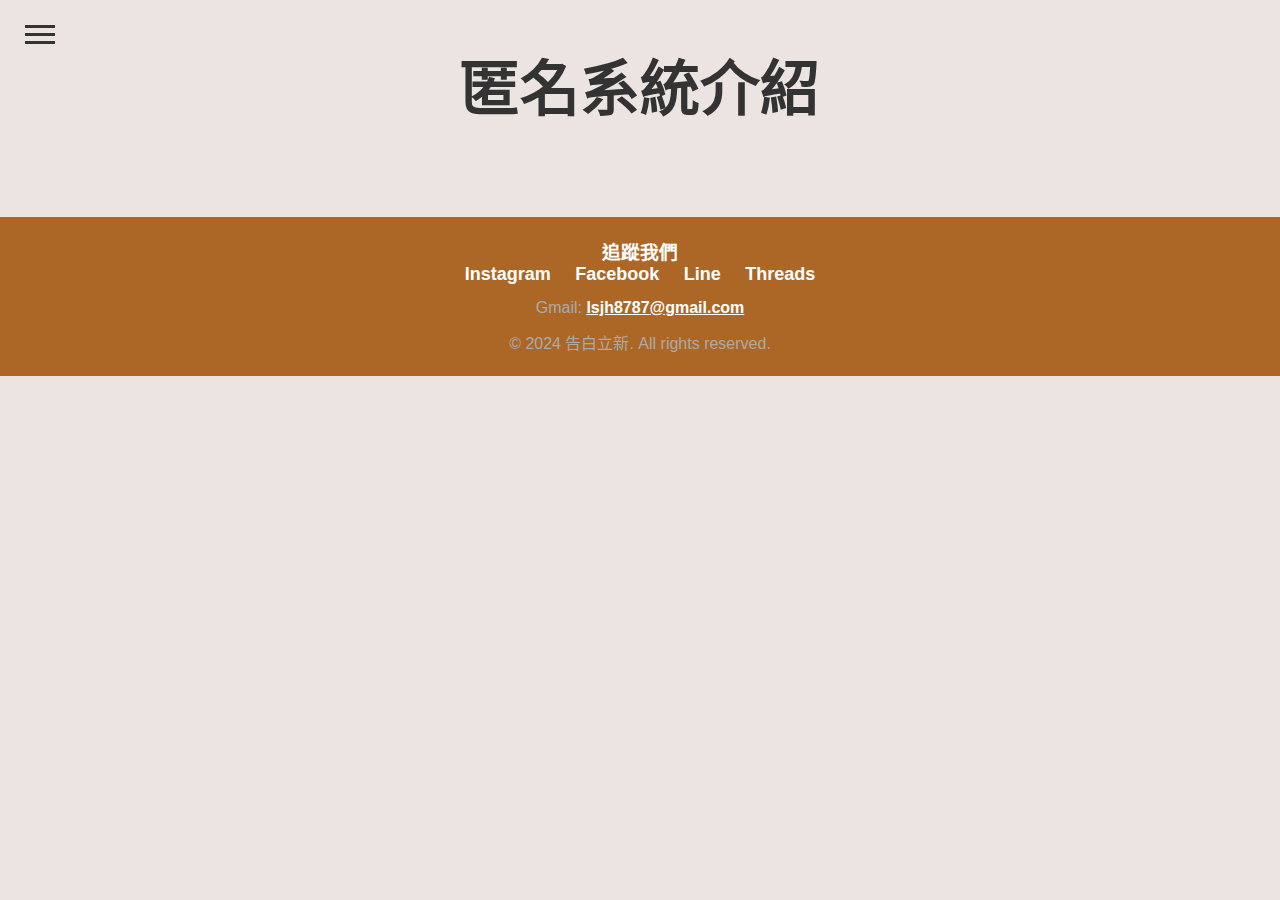
<file: maskseal/maskseal.html>
<!--
Copyright © 2024 Tempura(alan). All rights reserved.
This website and its content are the property of Tempura(alan). 
Unauthorized copying, distribution, or use of the content, including text, images, and design elements, is strictly prohibited without prior written permission. 
For permissions or more information, please contact: lsjh8787@gmail.com or nofupindaotianfuluo@gmail.com.
-->


<!DOCTYPE html>
<html lang="zh-TW">
<head>
    <meta charset="UTF-8">
    <meta name="viewport" content="width=device-width, initial-scale=1.0">
    <title>告白立新 - 匿名系統介紹</title>
    <link rel="icon" href="./image/favicon.ico"/>
    <link rel="stylesheet" href="./styles.css">
    <style>
        body {
            font-family: Arial, sans-serif;
            margin: 0;
            padding: 0;
        }

        .menu-toggle {
            position: fixed;
            top: 20px;
            left: 20px;
            font-size: 30px;
            cursor: pointer;
            z-index: 1001;
        }

        .menu-toggle span {
            display: block;
            width: 30px;
            height: 3px;
            margin: 5px;
            background-color: #333;
            transition: background-color 0.3s ease;
        }

        .side-nav {
            position: fixed;
            left: -250px;
            top: 0;
            width: 250px;
            height: 100%;
            background-color: #333;
            color: white;
            transition: left 0.3s ease;
            z-index: 1000;
        }

        .side-nav ul {
            list-style: none;
            padding: 20px;
        }

        .side-nav ul li {
            margin: 20px 0;
        }

        .side-nav ul li a {
            color: white;
            text-decoration: none;
            font-size: 18px;
        }

        .side-nav.open {
            left: 0;
        }

        .maskseal, h1 {
            font-size: 60px;
            margin: 40px 0;
        }

        .navbar-logo {
            display: flex;
            align-items: center;
            justify-content: flex-end;
            position: relative;
            top: 20px;
            left: -10px;
        }

        .navbar-logo img {
            height: 50px;
            margin-right: 10px;
        }

        .card-container {
            display: flex;
            justify-content: space-around;
            padding: 20px;
        }
    </style>
</head>
<body>
    <div class="menu-toggle" onclick="toggleMenu()">
        <span></span>
        <span></span>
        <span></span>
    </div>
    <nav class="side-nav" id="sideNav">
        <div class="navbar-logo">
            <img src="../image/logo.png" alt="Logo">
        </div>
        <ul>
            <li><a href="../index.html">首頁</a></li>
            <li><a href="../about/about.html">關於我們</a></li>
            <li><a href="../regulations/regulations.html">使用條款</a></li>
            <li><a href="../text/text.html">會考資訊</a></li>
            <li><a href="../shop/shop.html">商店</a></li>
            <li><a href="https://txg-lsjh.forteens.cc">匿名區</a></li>
            <li><a href="../contact/contact.html">聯絡我們</a></li>
        </ul>
    </nav>

    <section id="maskseal">
        <h1 id="maskseal">匿名系統介紹</h1>
    </section>

    <footer>
        <div class="social-links">
            <h3>追蹤我們</h3>
            <a href="https://www.instagram.com/anony_lsjh">Instagram</a>
            <a href="https://www.facebook.com/share/wYebae1Ng7HufHea/?mibextid=LQQJ4d">Facebook</a>
            <a href="https://liff.line.me/1645278921-kWRPP32q/?accountId=072bowlf">Line</a>
            <a href="https://www.threads.net/@anony_lsjh?xmt=AQGzQmAjyo4V2XjbBSyGGsBOCA0te0N1IhOW0UAyIl9oo3M">Threads</a>
        </div>
        <p>Gmail: <a href="mailto:lsjh8787@gmail.com">lsjh8787@gmail.com</a></p>
        <p>© 2024 告白立新. All rights reserved.</p>
    </footer>

    <script>
        function toggleMenu() {
            var sideNav = document.getElementById('sideNav');
            if (sideNav.classList.contains('open')) {
                sideNav.classList.remove('open');
            } else {
                sideNav.classList.add('open');
            }
        }
    </script>
</body>
</html>
</file>
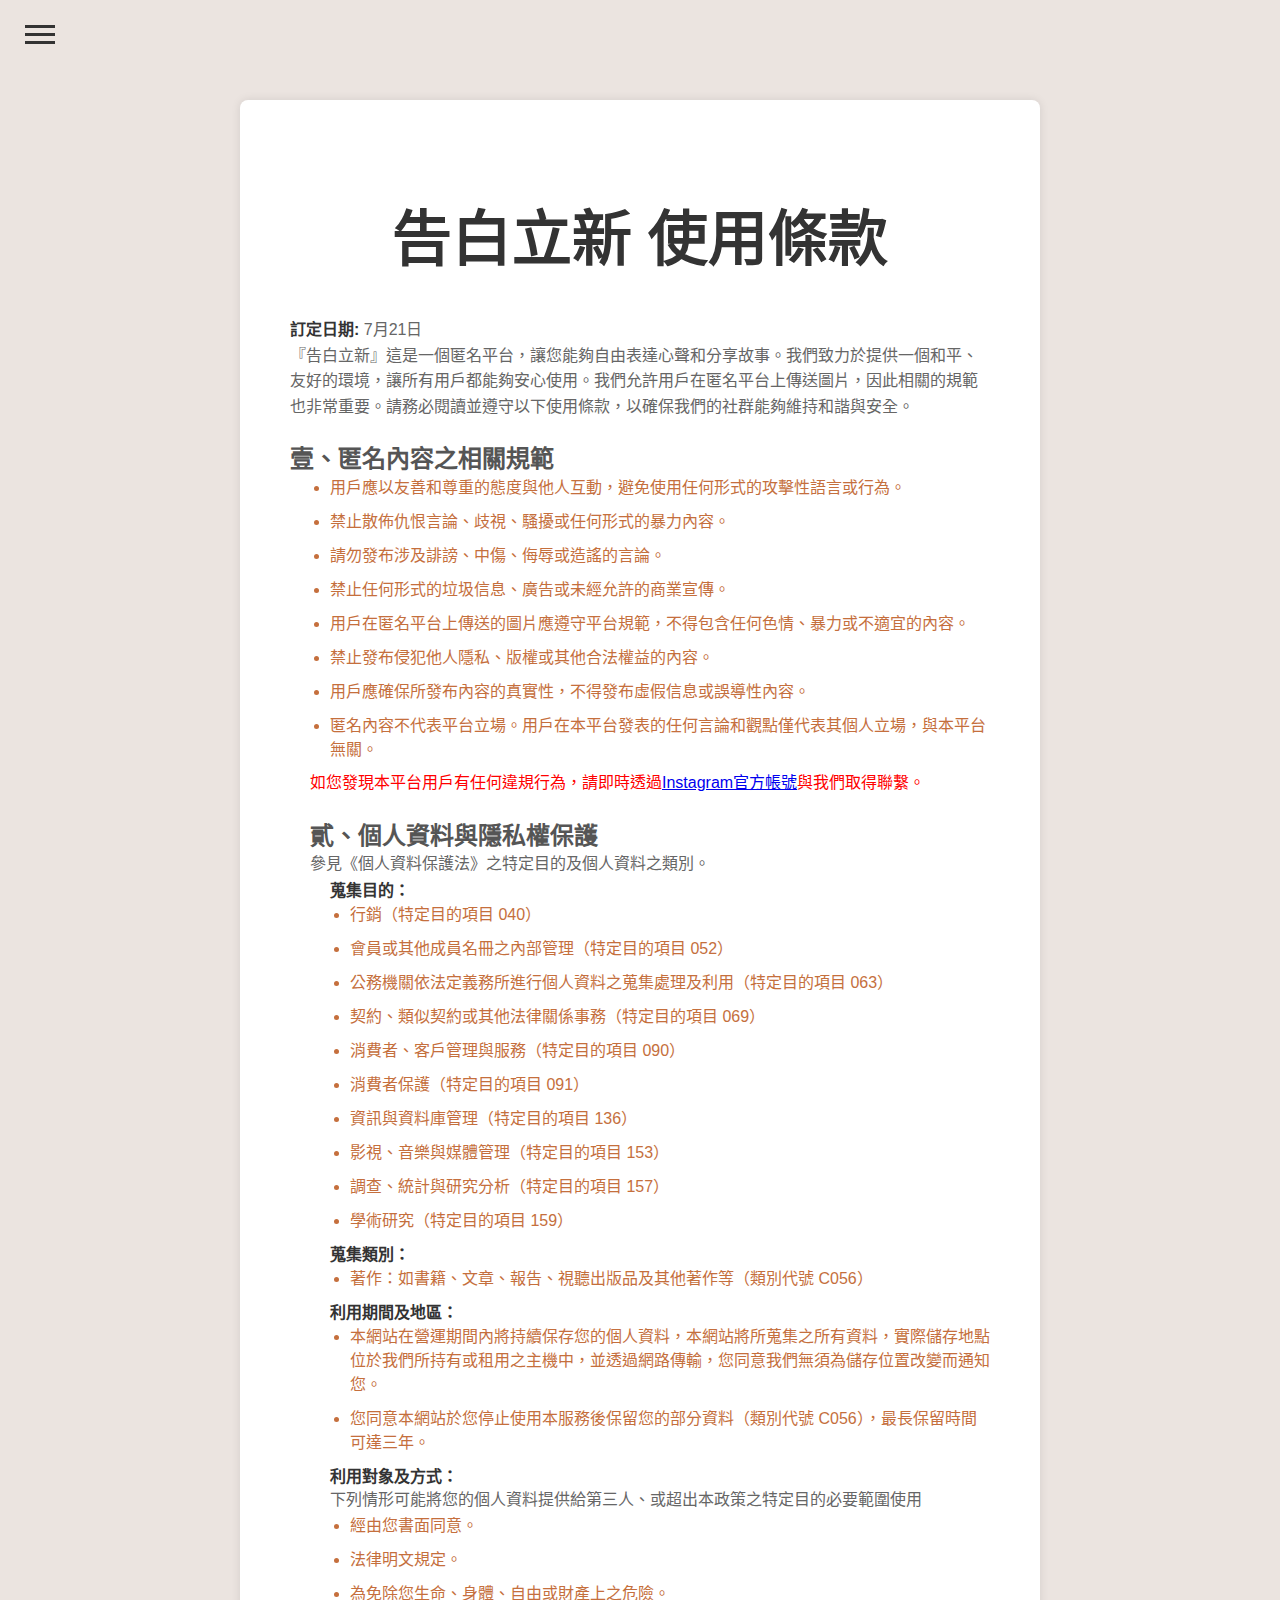
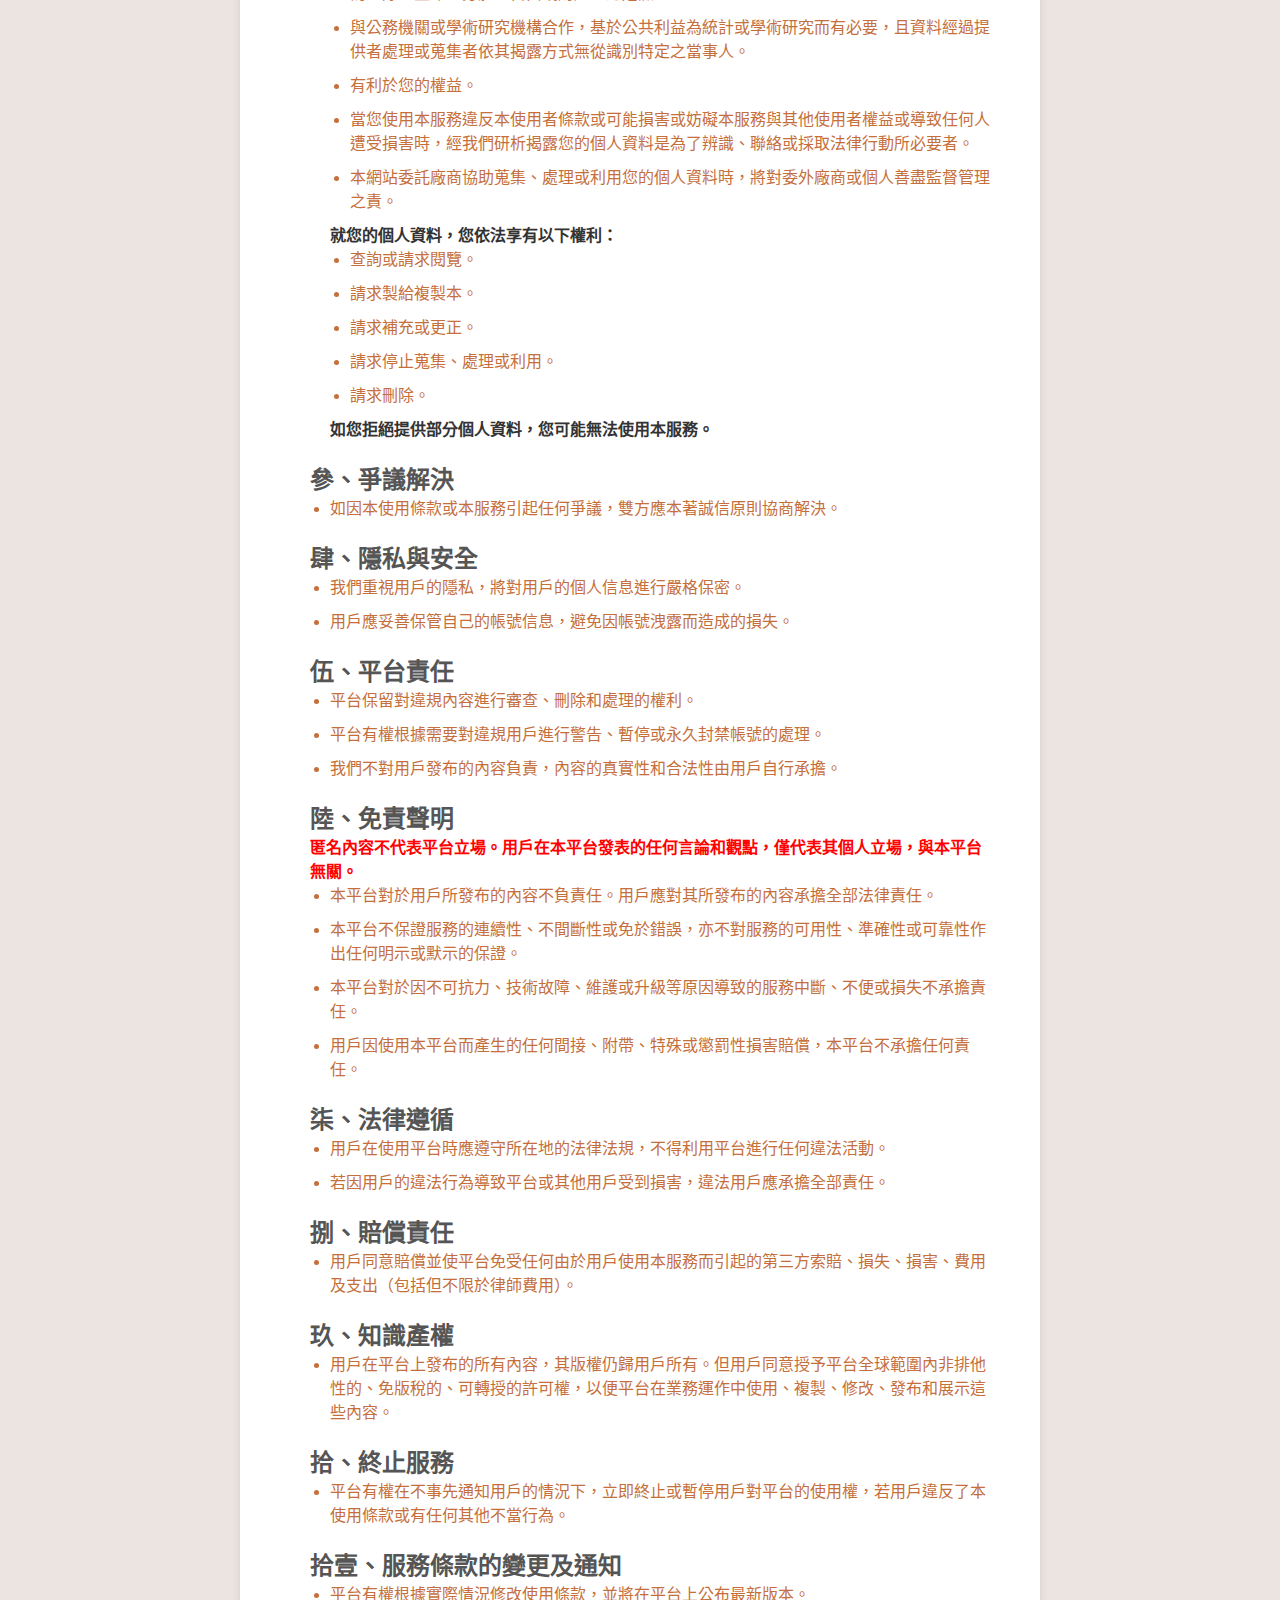
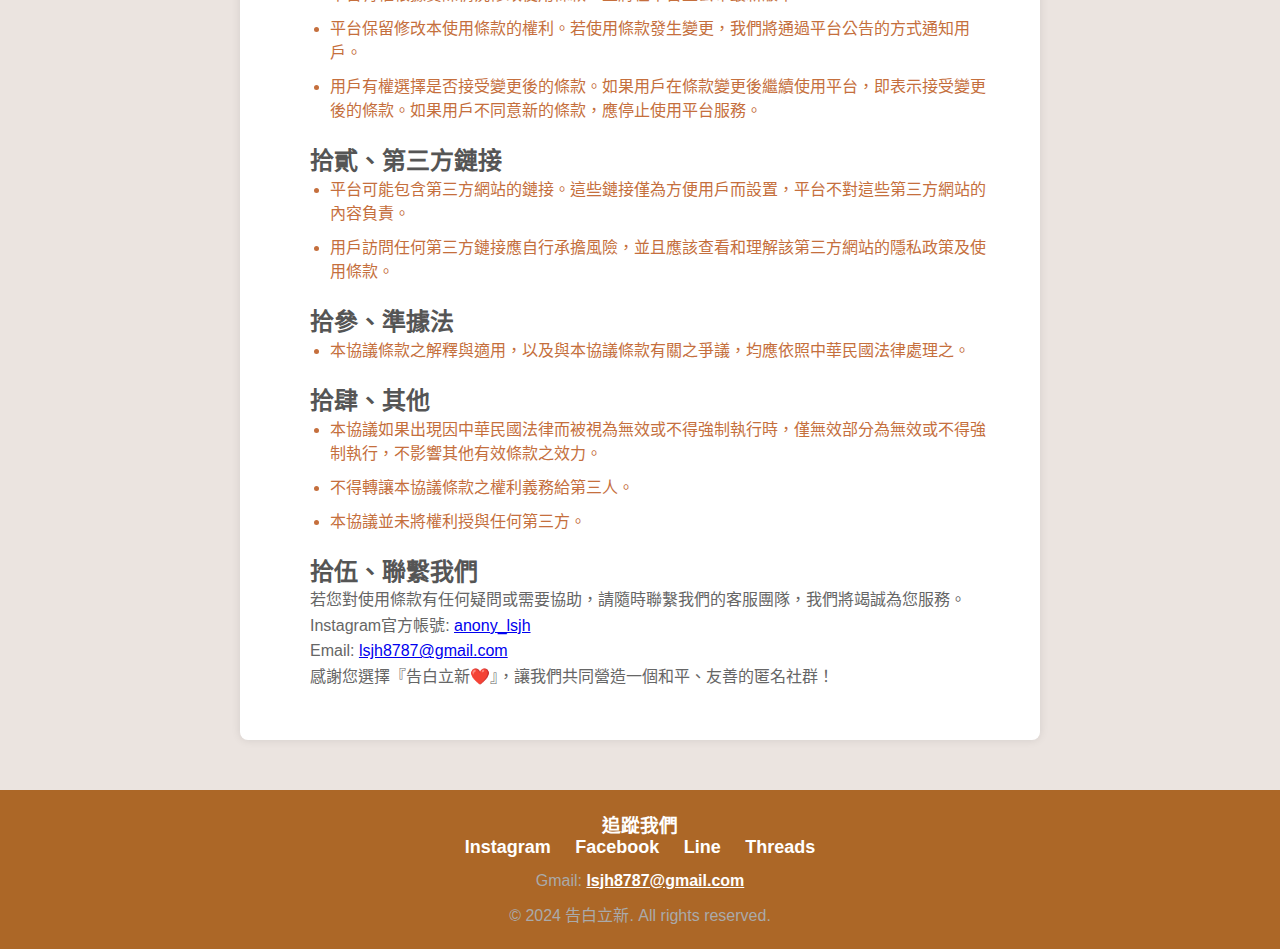
<file: regulations/regulations.html>
<!--
Copyright © 2024 Tempura(alan). All rights reserved.
This website and its content are the property of Tempura(alan). 
Unauthorized copying, distribution, or use of the content, including text, images, and design elements, is strictly prohibited without prior written permission. 
For permissions or more information, please contact: lsjh8787@gmail.com or nofupindaotianfuluo@gmail.com.
-->


<!DOCTYPE html>
<html lang="zh-TW">
<head>
    <meta charset="UTF-8">
    <meta name="viewport" content="width=device-width, initial-scale=1.0">
    <title>告白立新 - 使用條款</title>
    <link rel="icon" href="./image/favicon.ico"/>
    <link rel="stylesheet" href="styles.css">
    <style>
        body {
            font-family: Arial, sans-serif;
            margin: 0;
            padding: 0;
        }

        .menu-toggle {
            position: fixed;
            top: 20px;
            left: 20px;
            font-size: 30px;
            cursor: pointer;
            z-index: 1001;
        }

        .menu-toggle span {
            display: block;
            width: 30px;
            height: 3px;
            margin: 5px;
            background-color: #333;
            transition: background-color 0.3s ease;
        }

        .side-nav {
            position: fixed;
            left: -250px;
            top: 0;
            width: 250px;
            height: 100%;
            background-color: #333;
            color: white;
            transition: left 0.3s ease;
            z-index: 1000;
        }

        .side-nav ul {
            list-style: none;
            padding: 20px;
        }

        .side-nav ul li {
            margin: 20px 0;
        }

        .side-nav ul li a {
            color: white;
            text-decoration: none;
            font-size: 18px;
        }

        .side-nav.open {
            left: 0;
        }

        .navbar-logo {
            display: flex;
            align-items: center;
            justify-content: flex-end;
            position: relative;
            top: 20px;
            left: -10px;
        }

        .navbar-logo img {
            height: 50px;
            margin-right: 10px;
        }

        .contact-section {
            padding: 20px;
        }

        h1 {
            font-size: 60px;
            margin: 40px 0;
        }

        .form-group {
            margin-bottom: 15px;
        }

        .form-group label {
            display: block;
            margin-bottom: 5px;
        }

        .form-group input,
        .form-group textarea {
            width: 100%;
            padding: 10px;
            font-size: 16px;
        }

        .form-group textarea {
            resize: vertical;
        }

        button[type="submit"] {
            padding: 10px 20px;
            font-size: 16px;
            background-color: #333;
            color: white;
            border: none;
            cursor: pointer;
        }

        .social-links a {
            color: white;
            text-decoration: none;
            margin: 0 10px;
        }
    </style>
</head>
<body>
    <div class="menu-toggle" onclick="toggleMenu()">
        <span></span>
        <span></span>
        <span></span>
    </div>
    <nav class="side-nav" id="sideNav">
        <div class="navbar-logo">
            <img src="../image/logo.png" alt="Logo">
        </div>
        <ul>
            <li><a href="../index.html">首頁</a></li>
            <li><a href="../about/about.html">關於我們</a></li>
            <li><a href="../maskseal/maskseal.html">匿名系統介紹</a></li>
            <li><a href="../text/text.html">會考資訊</a></li>
            <li><a href="../shop/shop.html">商店</a></li>
            <li><a href="https://txg-lsjh.forteens.cc">匿名區</a></li>
            <li><a href="../contact/contact.html">聯絡我們</a></li>
        </ul>
    </nav>

    <div class="container">
        <h1>告白立新 使用條款</h1>
        <p><strong>訂定日期:</strong> 7月21日</p>
        <p>『告白立新』這是一個匿名平台，讓您能夠自由表達心聲和分享故事。我們致力於提供一個和平、友好的環境，讓所有用戶都能夠安心使用。我們允許用戶在匿名平台上傳送圖片，因此相關的規範也非常重要。請務必閱讀並遵守以下使用條款，以確保我們的社群能夠維持和諧與安全。</p>

        <h2>壹、匿名內容之相關規範</h2>
            <ul>
                <ul>
                <li>用戶應以友善和尊重的態度與他人互動，避免使用任何形式的攻擊性語言或行為。</li>
                <li>禁止散佈仇恨言論、歧視、騷擾或任何形式的暴力內容。</li>
                <li>請勿發布涉及誹謗、中傷、侮辱或造謠的言論。</li>
                <li>禁止任何形式的垃圾信息、廣告或未經允許的商業宣傳。</li>
                <li>用戶在匿名平台上傳送的圖片應遵守平台規範，不得包含任何色情、暴力或不適宜的內容。</li>
                <li>禁止發布侵犯他人隱私、版權或其他合法權益的內容。</li>
                <li>用戶應確保所發布內容的真實性，不得發布虛假信息或誤導性內容。</li>
                <li>匿名內容不代表平台立場。用戶在本平台發表的任何言論和觀點僅代表其個人立場，與本平台無關。</li>
            </ul>

        <p class="red-text">如您發現本平台用戶有任何違規行為，請即時透過<a href="https://www.instagram.com/anony_lsjh">Instagram官方帳號</a>與我們取得聯繫。</p>

        <h2>貳、個人資料與隱私權保護</h2>
        <p>參見《個人資料保護法》之特定目的及個人資料之類別。</p>
        <ul>
            <strong>蒐集目的：</strong>
                <ul>
                    <li>行銷（特定目的項目 040）</li>
                    <li>會員或其他成員名冊之內部管理（特定目的項目 052）</li>
                    <li>公務機關依法定義務所進行個人資料之蒐集處理及利用（特定目的項目 063）</li>
                    <li>契約、類似契約或其他法律關係事務（特定目的項目 069）</li>
                    <li>消費者、客戶管理與服務（特定目的項目 090）</li>
                    <li>消費者保護（特定目的項目 091）</li>
                    <li>資訊與資料庫管理（特定目的項目 136）</li>
                    <li>影視、音樂與媒體管理（特定目的項目 153）</li>
                    <li>調查、統計與研究分析（特定目的項目 157）</li>
                    <li>學術研究（特定目的項目 159）</li>
                </ul>
            
            <strong>蒐集類別：</strong>
                <ul>
                    <li>著作：如書籍、文章、報告、視聽出版品及其他著作等（類別代號 C056）</li>
                </ul>

            <strong>利用期間及地區：</strong>
                <ul>
                    <li>本網站在營運期間內將持續保存您的個人資料，本網站將所蒐集之所有資料，實際儲存地點位於我們所持有或租用之主機中，並透過網路傳輸，您同意我們無須為儲存位置改變而通知您。</li>
                    <li>您同意本網站於您停止使用本服務後保留您的部分資料（類別代號 C056），最長保留時間可達三年。</li>
                </ul>
            
            <strong>利用對象及方式：</strong>
            <p>下列情形可能將您的個人資料提供給第三人、或超出本政策之特定目的必要範圍使用</p>
                <ul>
                    <li>經由您書面同意。</li>
                    <li>法律明文規定。</li>
                    <li>為免除您生命、身體、自由或財產上之危險。</li>
                    <li>與公務機關或學術研究機構合作，基於公共利益為統計或學術研究而有必要，且資料經過提供者處理或蒐集者依其揭露方式無從識別特定之當事人。</li>
                    <li>有利於您的權益。</li>
                    <li>當您使用本服務違反本使用者條款或可能損害或妨礙本服務與其他使用者權益或導致任何人遭受損害時，經我們研析揭露您的個人資料是為了辨識、聯絡或採取法律行動所必要者。</li>
                    <li>本網站委託廠商協助蒐集、處理或利用您的個人資料時，將對委外廠商或個人善盡監督管理之責。</li> 
                </ul>
            
            <strong>就您的個人資料，您依法享有以下權利：</strong>
                <ul>
                    <li>查詢或請求閱覽。</li>
                    <li>請求製給複製本。</li>
                    <li>請求補充或更正。</li>
                    <li>請求停止蒐集、處理或利用。</li>
                    <li>請求刪除。</li>
                </ul>
            <strong>如您拒絕提供部分個人資料，您可能無法使用本服務。</strong>

        
        </ul>
        <h2>參、爭議解決</h2>
        <ul>
            <li>如因本使用條款或本服務引起任何爭議，雙方應本著誠信原則協商解決。</li>
        </ul>

        <h2>肆、隱私與安全</h2>
        <ul>
            <li>我們重視用戶的隱私，將對用戶的個人信息進行嚴格保密。</li>
            <li>用戶應妥善保管自己的帳號信息，避免因帳號洩露而造成的損失。</li>
        </ul>

        <h2>伍、平台責任</h2>
        <ul>
            <li>平台保留對違規內容進行審查、刪除和處理的權利。</li>
            <li>平台有權根據需要對違規用戶進行警告、暫停或永久封禁帳號的處理。</li>
            <li>我們不對用戶發布的內容負責，內容的真實性和合法性由用戶自行承擔。</li>
        </ul>

        <h2>陸、免責聲明</h2>
        <strong class="red-text">匿名內容不代表平台立場。用戶在本平台發表的任何言論和觀點，僅代表其個人立場，與本平台無關。</strong>
        <ul>
            <li>本平台對於用戶所發布的內容不負責任。用戶應對其所發布的內容承擔全部法律責任。</li>
            <li>本平台不保證服務的連續性、不間斷性或免於錯誤，亦不對服務的可用性、準確性或可靠性作出任何明示或默示的保證。</li>
            <li>本平台對於因不可抗力、技術故障、維護或升級等原因導致的服務中斷、不便或損失不承擔責任。</li>
            <li>用戶因使用本平台而產生的任何間接、附帶、特殊或懲罰性損害賠償，本平台不承擔任何責任。</li>
        </ul>

        <h2>柒、法律遵循</h2>
        <ul>
            <li>用戶在使用平台時應遵守所在地的法律法規，不得利用平台進行任何違法活動。</li>
            <li>若因用戶的違法行為導致平台或其他用戶受到損害，違法用戶應承擔全部責任。</li>
        </ul>

        <h2>捌、賠償責任</h2>
        <ul>
            <li>用戶同意賠償並使平台免受任何由於用戶使用本服務而引起的第三方索賠、損失、損害、費用及支出（包括但不限於律師費用）。 </li>
        </ul>
                                                                                                                                                  
        <h2>玖、知識產權</h2>
        <ul>
            <li>用戶在平台上發布的所有內容，其版權仍歸用戶所有。但用戶同意授予平台全球範圍內非排他性的、免版稅的、可轉授的許可權，以便平台在業務運作中使用、複製、修改、發布和展示這些內容。</li>
        </ul>

        <h2>拾、終止服務</h2>
        <ul>
            <li>平台有權在不事先通知用戶的情況下，立即終止或暫停用戶對平台的使用權，若用戶違反了本使用條款或有任何其他不當行為。</li>
        </ul>

        <h2>拾壹、服務條款的變更及通知</h2>
        <ul>
            <li>平台有權根據實際情況修改使用條款，並將在平台上公布最新版本。</li>
            <li>平台保留修改本使用條款的權利。若使用條款發生變更，我們將通過平台公告的方式通知用戶。</li>
            <li>用戶有權選擇是否接受變更後的條款。如果用戶在條款變更後繼續使用平台，即表示接受變更後的條款。如果用戶不同意新的條款，應停止使用平台服務。</li>
        </ul>

        <h2>拾貳、第三方鏈接</h2>
        <ul>
            <li>平台可能包含第三方網站的鏈接。這些鏈接僅為方便用戶而設置，平台不對這些第三方網站的內容負責。</li>
            <li>用戶訪問任何第三方鏈接應自行承擔風險，並且應該查看和理解該第三方網站的隱私政策及使用條款。</li>
        </ul>

        <h2>拾參、準據法</h2>
        <ul>
            <li>本協議條款之解釋與適用，以及與本協議條款有關之爭議，均應依照中華民國法律處理之。</li>
        </ul>

        <h2>拾肆、其他</h2>
        <ul>
            <li>本協議如果出現因中華民國法律而被視為無效或不得強制執行時，僅無效部分為無效或不得強制執行，不影響其他有效條款之效力。</li>
            <li>不得轉讓本協議條款之權利義務給第三人。</li>
            <li>本協議並未將權利授與任何第三方。</li>
        </ul>

        <h2>拾伍、聯繫我們</h2>
        <p>若您對使用條款有任何疑問或需要協助，請隨時聯繫我們的客服團隊，我們將竭誠為您服務。</p>
        <p>Instagram官方帳號: <a href="https://www.instagram.com/anony_lsjh">anony_lsjh</a></p>
        <p>Email: <a href="mailto:lsjh8787@gmail.com">lsjh8787@gmail.com</a></p>
        <p>感謝您選擇『告白立新❤️』，讓我們共同營造一個和平、友善的匿名社群！</p>
    </div>
</main>
<footer>
    <div class="social-links">
        <h3>追蹤我們</h3>
        <a href="https://www.instagram.com/anony_lsjh">Instagram</a>
            <a href="https://www.facebook.com/share/wYebae1Ng7HufHea/?mibextid=LQQJ4d">Facebook</a>
            <a href="https://liff.line.me/1645278921-kWRPP32q/?accountId=072bowlf">Line</a>
            <a href="https://www.threads.net/@anony_lsjh?xmt=AQGzQmAjyo4V2XjbBSyGGsBOCA0te0N1IhOW0UAyIl9oo3M">Threads</a>
        </div>
    <p>Gmail: <a href="mailto:lsjh8787@gmail.com">lsjh8787@gmail.com</a></p>
    <p>© 2024 告白立新. All rights reserved.</p>
</footer>
<script>
    function toggleMenu() {
        const sideNav = document.getElementById('sideNav');
        sideNav.classList.toggle('open');
    }
</script>
</body>
</html>
</file>
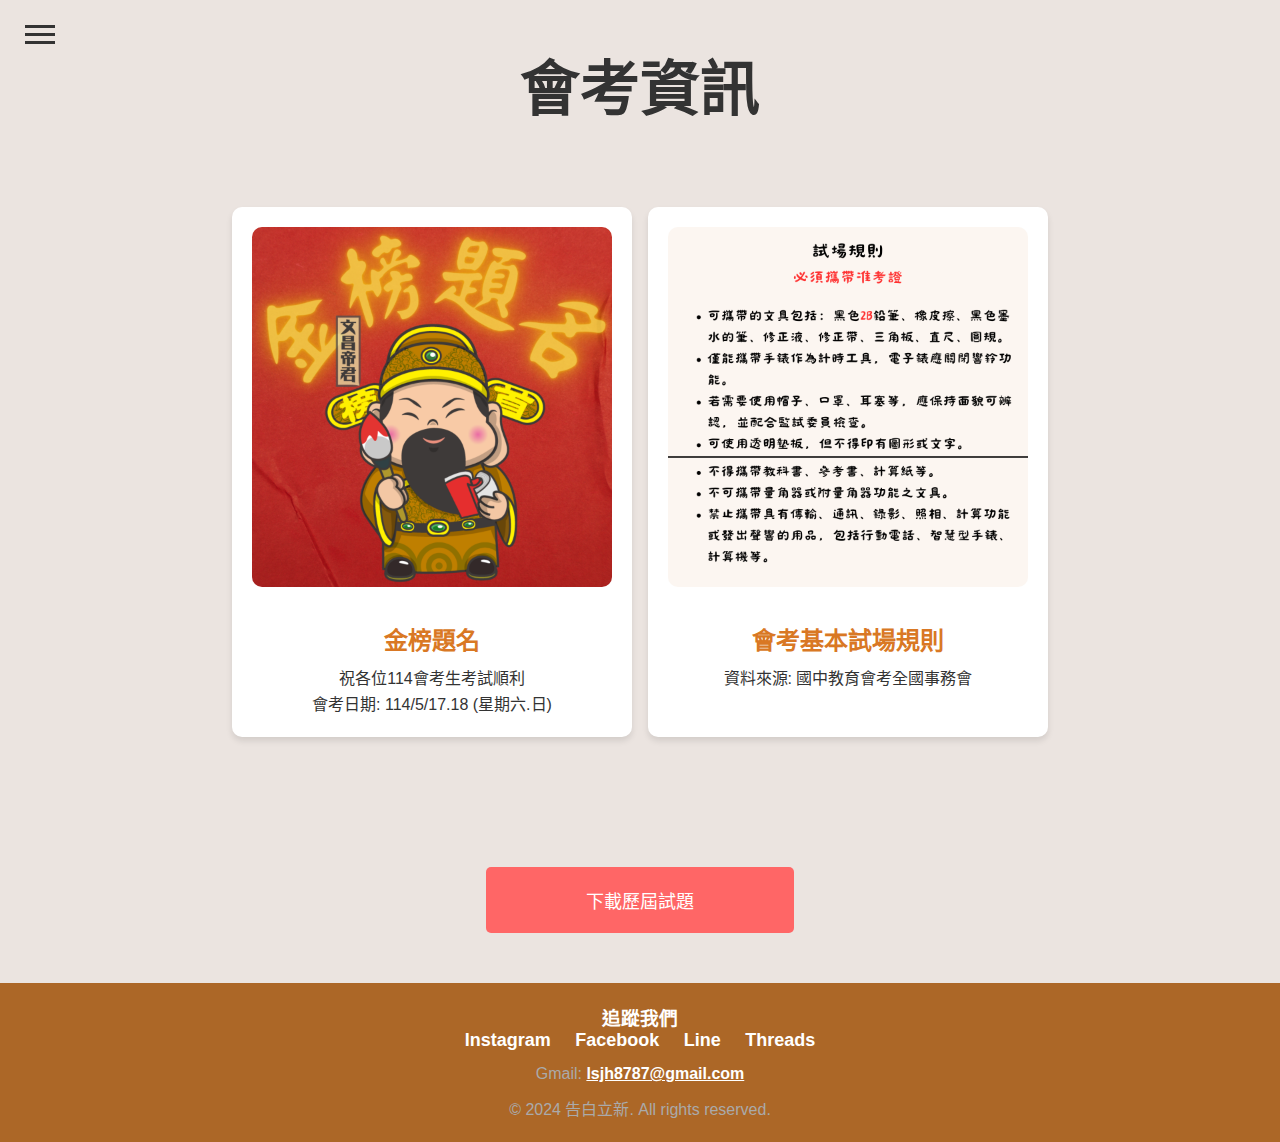
<file: text/text.html>
<!--
Copyright © 2024 Tempura(alan). All rights reserved.
This website and its content are the property of Tempura(alan). 
Unauthorized copying, distribution, or use of the content, including text, images, and design elements, is strictly prohibited without prior written permission. 
For permissions or more information, please contact: lsjh8787@gmail.com or nofupindaotianfuluo@gmail.com.
-->


<!DOCTYPE html>
<html lang="zh-TW">
<head>
    <meta charset="UTF-8">
    <meta name="viewport" content="width=device-width, initial-scale=1.0">
    <title>會考資訊</title>
    <link rel="icon" href="./image/favicon.ico"/>
    <link rel="stylesheet" href="styles.css">
    <style>
        body {
            font-family: Arial, sans-serif;
            margin: 0;
            padding: 0;
        }

        .menu-toggle {
            position: fixed;
            top: 20px;
            left: 20px;
            font-size: 30px;
            cursor: pointer;
            z-index: 1001;
        }

        .menu-toggle span {
            display: block;
            width: 30px;
            height: 3px;
            margin: 5px;
            background-color: #333;
            transition: background-color 0.3s ease;
        }

        .side-nav {
            position: fixed;
            left: -250px;
            top: 0;
            width: 250px;
            height: 100%;
            background-color: #333;
            color: white;
            transition: left 0.3s ease;
            z-index: 1000;
        }

        .side-nav ul {
            list-style: none;
            padding: 20px;
        }

        .side-nav ul li {
            margin: 20px 0;
        }

        .side-nav ul li a {
            color: white;
            text-decoration: none;
            font-size: 18px;
        }

        .side-nav.open {
            left: 0;
        }

        h1 {
            font-size: 60px;
            margin: 40px 0;
        }

        .navbar-logo {
            display: flex;
            align-items: center;
            justify-content: flex-end;
            position: relative;
            top: 20px;
            left: -10px;
        }

        .navbar-logo img {
            height: 50px;
            margin-right: 10px;
        }

        .card-container {
            display: flex;
            justify-content: space-around;
            padding: 20px;
        }
    </style>
</head>
<body>
    <div class="menu-toggle" onclick="toggleMenu()">
        <span></span>
        <span></span>
        <span></span>
    </div>
    <nav class="side-nav" id="sideNav">
        <div class="navbar-logo">
            <img src="../image/logo.png" alt="Logo">
        </div>
        <ul>
            <li><a href="../index.html">首頁</a></li>
            <li><a href="../about/about.html">關於我們</a></li>
            <li><a href="../maskseal/maskseal.html">匿名系統介紹</a></li>
            <li><a href="../regulations/regulations.html">使用條款</a></li>
            <li><a href="../shop/shop.html">商店</a></li>
            <li><a href="https://txg-lsjh.forteens.cc">匿名區</a></li>
            <li><a href="../contact/contact.html">聯絡我們</a></li>
        </ul>
    </nav>

    <h1>會考資訊</h1>

    <div class="grid-container-exam">
        <div class="grid-item-exam">
            <img src="../image/goldListTitle.png" alt="金榜題名">
            <h2>金榜題名</h2>
            <p>祝各位114會考生考試順利</p>
            <p>會考日期: 114/5/17.18 (星期六.日)</p>
        </div>
        <div class="grid-item-exam">
            <img src="../image/examRules.png" alt="會考基本試場規則">
            <h2>會考基本試場規則</h2>
            <p>資料來源: 國中教育會考全國事務會</p>
        </div>
    </div>

    <div class="download-section">
        <a href="https://cap.rcpet.edu.tw/examination.html" class="download-btn">下載歷屆試題</a>
    </div>

    <footer>
        <div class="social-links">
            <h3>追蹤我們</h3>
            <a href="https://www.instagram.com/anony_lsjh">Instagram</a>
            <a href="https://www.facebook.com/share/wYebae1Ng7HufHea/?mibextid=LQQJ4d">Facebook</a>
            <a href="https://liff.line.me/1645278921-kWRPP32q/?accountId=072bowlf">Line</a>
            <a href="https://www.threads.net/@anony_lsjh?xmt=AQGzQmAjyo4V2XjbBSyGGsBOCA0te0N1IhOW0UAyIl9oo3M">Threads</a>
        </div>
        <p>Gmail: <a href="mailto:lsjh8787@gmail.com">lsjh8787@gmail.com</a></p>
        <p>© 2024 告白立新. All rights reserved.</p>
    </footer>

    <script>
        function toggleMenu() {
            var sideNav = document.getElementById('sideNav');
            if (sideNav.classList.contains('open')) {
                sideNav.classList.remove('open');
            } else {
                sideNav.classList.add('open');
            }
        }
    </script>
</body>
</html>
</file>
<file: styles.css>
/* idk why the guy put the all css in one file */


/* 全局設定 */
* {
  margin: 0;
  padding: 0;
  box-sizing: border-box;
}

body {
  font-family: Arial, sans-serif;
  background-color: #ebe4e0; /* 背景 */
  color: #c56f3d;  /* 首頁下方文字 */
  min-height: 100vh;
  display: flex;
  flex-direction: column;
}

/* 商店頁面 */
header {
  text-align: center;
  padding: 50px 0;
  background-color: #ca9c80; /* 背景 */
  color: #fff;
}

header h1 {
  font-size: 36px;
  margin-bottom: 10px;
}

header p {
  font-size: 18px;
}

/* 主內容區域美化 */
main {
  flex: 1;
  padding: 20px;
}

/* 商品卡片美化 */
.product-section {
  display: flex;
  justify-content: space-around;
  flex-wrap: wrap;
  gap: 20px;
  margin-top: 20px;
}

@media (max-width: 768px) {
  header h1 {
    font-size: 28px;
  }

  /* 導覽列 */
  .navbar {
    flex-direction: column; /* 垂直排列 */
    padding: 10px 20px; /* 減少 padding */
  }

  .navbar-logo img {
    height: 40px; /* 調整 logo 大小 */
  }

  .navbar-menu {
    flex-direction: column;
    margin-top: 10px;
  }

  .navbar-menu li {
    margin-left: 0; /* 移除選項之間的水平距離 */
    margin-bottom: 10px; /* 增加垂直距離 */
  }

  /* 商品卡片 */
  .product-section {
    flex-direction: column;
    align-items: center; /* 讓商品卡片置中 */
  }

  /* 調整卡片寬度 */
  .card {
    width: 100%; /* 滿寬度 */
    max-width: 500px; /* 限制最大寬度 */
  }

  /* 會考專區區塊 */
  .grid-container-exam {
    grid-template-columns: 1fr; /* 單欄佈局 */
  }

  .grid-item-exam {
    width: 100%; /* 滿寬度 */
    max-width: 500px; /* 限制最大寬度 */
  }
}

/* Media Query for Extra Small Screens */
@media (max-width: 480px) {
  /* 標題 */
  header h1 {
    font-size: 28px; /* 減小標題字體 */
  }

  header p {
    font-size: 16px;
  }

  /* 按鈕樣式 */
  .btn {
    padding: 10px 20px;
    font-size: 16px;
  }

  /* 商品卡片 */
  .card {
    width: 100%; /* 滿寬度 */
    max-width: 300px; /* 限制最大寬度 */
  }

  /* 會考專區區塊 */
  .grid-item-exam {
    width: 100%; /* 滿寬度 */
    max-width: 300px; /* 限制最大寬度 */
  }

  /* 調整箭頭大小 */
  .scroll-arrow {
    border-left: 5px solid transparent;
    border-right: 5px solid transparent;
    border-top: 10px solid rgb(230, 132, 21);
  }
}

/* 我們的服務 */
.service-title {
  text-align: center; /* 標題置中 */
  margin-top: 10px; /* 調整與卡片之間的距離 */
  margin-bottom: 30px; /* 調整標題與其他內容之間的距離 */
  font-size: 40px; /* 調整字體大小，原先為默認大小 */
  font-weight: bold; /* 如果想讓字體更醒目，可以加粗 */
}

.card-container {
  display: flex;
  justify-content: center; /* 水平置中 */
  gap: 40px; /* 調整卡片之間的間距 */
  flex-wrap: wrap; /* 使卡片可以換行 */
}

.card {
  background-color: #ffffff; /* 小視覺背景 */
  border-radius: 10px;
  box-shadow: 0 4px 6px rgba(0, 0, 0, 0.1);
  width: 300px; /* 調整卡片寬度 */
  text-align: center;
  padding: 20px;
  transition: transform 0.3s ease, box-shadow 0.3s ease;
}

.card:hover {
  transform: translateY(-10px);
  box-shadow: 0 6px 10px rgba(0, 0, 0, 0.2);
}

.card img {
  width: 100%;
  border-radius: 10px;
  margin-bottom: 20px;
}

.card h3 {
  font-size: 16px;
  color: #9b6519; /* 文字顏色 */
  margin-bottom: 15px;
}

/* 容器样式，控制整体间距 */
.container {
    padding: 40px; /* 容器增加 padding */
}

/* 使用條款按钮样式 */
.terms-button {
    display: inline-block;
    padding: 15px 30px;
    font-size: 20px;
    font-family: 'KaiTi', serif; /* 使用楷体 */
    color: rgb(255, 255, 255);
    background-color: #9a621a;
    border-radius: 10px;
    cursor: pointer;
    text-align: center;
    transition: background-color 0.3s ease, transform 0.2s ease;
    margin-top: 20px; /* 增加按钮的上边距 */
}

/* 悬停效果 */
.terms-button:hover {
    background-color: #653406;
}

/* 頁腳美化 */
footer {
  background-color: #ac6727;
  color: #fff;
  text-align: center;
  padding: 20px;
  margin-top: 50px; /* 增加页面顶部距离 */
}

footer .social-links a {
  color: #fff;
  margin: 0 10px;
  text-decoration: none;
  font-size: 18px;
}

footer p {
  color: #aaa;
  margin-top: 10px;
}

footer a {
  color: rgb(255, 255, 255); /* 連結顏色 */
  text-decoration: underline;
  font-weight: bold; /* 讓連結文字更粗 */
  font-size: 16px; /* 調整字體大小 */
}

footer a:hover {
  color: #ffa735; /* 滑鼠懸停時變紅色 */
}ßß


/* 導覽列懸浮 */
nav ul li a {
  color: #fff;
  text-decoration: none;
  font-size: 18px;
  padding: 5px 15px;
  transition: background-color 0.3s ease;
}

nav ul li a:hover {
  background-color: #572705;
  border-radius: 5px;
}

/* 基本按鈕樣式 */
.btn {
  display: inline-block;
  padding: 15px 30px;
  font-size: 20px;
  color: white;
  text-decoration: none;
  border-radius: 5px;
  transition: background-color 0.3s ease;
  margin-top: 20px; /* 調整按鈕與上方文字的距離 */
}

/* 讓區域填滿整個視窗 */
.hero-section {
  background-color: #ebe4e0; /* 背景 */
  height: 89vh; /* 占滿整個視窗高度 */
  display: flex;
  flex-direction: column;
  justify-content: center;
  align-items: center;
  position: relative;
  color: rgb(169, 81, 0);
}

.hero-content h1 {
  margin: 0;
  font-size: 3rem;
}

.hero-content p {
  margin-top: 10px;
  font-size: 1.2rem;
}

/* 向下的箭頭 */
.scroll-arrow {
  position: absolute;
  bottom: 20px;
  left: 50%;
  transform: translateX(-50%);
  width: 0;
  height: 0;
  border-left: 10px solid transparent;
  border-right: 10px solid transparent;
  border-top: 15px solid rgb(230, 132, 21);
  cursor: pointer;
}

.scroll-arrow:hover {
  border-top-color: #7e4e1b; /* 鼠標懸停時箭頭變色 */
}

/* 聯絡我們區域的樣式 */
.contact-section {
  display: flex;
  flex-direction: column;
  align-items: center;
  justify-content: center;
  padding: 40px 20px;
  background-color: #ebe4e0; /* 背景色 */
  min-height: 100vh; /* 占滿全高 */
}

.contact-form {
  width: 100%;
  max-width: 600px; /* 表單最大寬度 */
  background-color: #fff; /* 表單背景色 */
  padding: 30px;
  border-radius: 10px; /* 圓角 */
  box-shadow: 0px 4px 12px rgba(0, 0, 0, 0.1); /* 陰影效果 */
}

.contact-form h2 {
  text-align: center;
  margin-bottom: 20px;
  font-size: 24px;
  color: #333;
}

.contact-form .form-group {
  margin-bottom: 15px;
  width: 100%;
}

.contact-form label {
  font-size: 16px;
  color: #555;
  margin-bottom: 5px;
  display: block;
}

.contact-form input,
.contact-form textarea {
  width: 100%;
  padding: 12px;
  font-size: 16px;
  border: 1px solid #ddd;
  border-radius: 5px;
  box-sizing: border-box;
}

.contact-form textarea {
  height: 150px;
  resize: none;
}

.contact-form button {
  width: 100%;
  padding: 12px;
  background-color: #d98d49;
  color: white;
  font-size: 18px;
  border: none;
  border-radius: 5px;
  cursor: pointer;
  transition: background-color 0.3s ease;
}

.contact-form button:hover {
  background-color: #c45d19;
}

/* 匿名區塊 */
.anonymous-section {
  background-color: #ebe4e0; /* 背景顏色 */
  color: rgb(198, 112, 37);
  padding: 60px 20px;
  text-align: center; /* 讓文字內容置中 */
  display: flex;
  flex-direction: column; 
  align-items: center; /* 讓整個區塊內容置中 */
}

.anonymous-section h2 {
  font-size: 50px;
  color: #de8639; /* 顯眼的標題色 */
  margin-bottom: 20px;
}

.anonymous-section p {
  font-size: 18px;
  margin-bottom: 30px;
}

/* 表單樣式 */
.anonymous-section form {
  width: 100%;
  max-width: 600px; /* 最大寬度 */
  display: flex;
  flex-direction: column;
  align-items: center;
}

/* 輸入框樣式 */
.anonymous-section textarea {
  width: 100%; /* 滿寬度 */
  padding: 15px;
  border-radius: 5px;
  border: none;
  font-size: 16px;
  margin-bottom: 20px;
  resize: none; /* 禁止拉伸 */
  height: 150px; /* 高度設定 */
}

/* 自定義文件上傳按鈕樣式 */
.custom-file-upload {
  background-color: #d98d49; /* 背景色 */
  color: white;
  padding: 10px 20px;
  border-radius: 5px;
  font-size: 16px;
  cursor: pointer;
  transition: background-color 0.3s ease;
  margin-bottom: 20px;
  display: inline-block;
}

.custom-file-upload:hover {
  background-color: #c45d19; /* 懸浮效果 */
}

/* 隱藏默認文件輸入樣式 */
#file-upload {
  display: none;
}

/* 發佈按鈕樣式 */
.btn-anonymous {
  background-color: #d98d49; /* 按鈕背景色 */
  color: white;
  padding: 15px 30px;
  text-decoration: none;
  font-size: 20px;
  border-radius: 5px;
  cursor: pointer;
  transition: background-color 0.3s ease;
  width: 100%;
  max-width: 200px;
  text-align: center;
}

.btn-anonymous:hover {
  background-color: #c45d19; /* 懸浮效果 */
}

/* 上篇標頭 */
/* 調整導航欄樣式 */
.navbar {
  display: flex;
  justify-content: space-between; /* 兩端對齊 */
  align-items: center; /* 垂直置中 */
  padding: 10px 50px; /* 調整內邊距 */
  background-color: #f6f3f1; /* 背景色 */
}

.navbar-logo {
  display: flex;
  align-items: center; /* 讓 logo 與文字垂直居中 */

  
}

.navbar-logo img {
  height: 60px; /* 調整 logo 高度 */
  margin-right: 10px; /* logo 與文字之間的距離 */
}

.navbar-menu {
  display: flex;
  list-style-type: none; /* 去掉點 */
}

.navbar-menu li {
  margin-left: 20px; /* 每個選項之間的距離 */
}

.logo-text {
  font-size: 24px; /* 調整字體大小 */
  font-weight: bold; /* 如果需要更粗的字體可以加上這一行 */
  margin-left: 10px; /* 如果文字和 logo 太近，增加間距 */
}

.navbar-menu a {
  color: rgb(214, 157, 107);
  text-decoration: none;
  font-size: 20px;  /* 文字大小 */
  padding: 10px 15px; /* 懸浮調整內邊距 */
}

/* 基本設計設定 */
body {
  font-family: Arial, sans-serif;
  margin: 0;
  padding: 0;
}

/* 關於我們區塊 */
.about-us {
  background-color: #f5f5f5;
  padding: 60px 20px;
  border-radius: 10px;
  width: 90%;
  margin: 0 auto;
  box-shadow: 0 4px 8px rgba(0, 0, 0, 0.1);
  text-align: center;
  margin-top: 10px;
}

.about-us h1 {
  font-size: 2rem;
  color: #d97824;
  margin-bottom: 25px;
}

.about-us p {
  font-size: 1.2rem;
  line-height: 1.8;
  color: #333;
  margin-bottom: 30px;
}

.about-us strong {
  color: #d97824;
  font-weight: bold;
}

/* 圖片並排區塊 */
.image-section {
  margin-top: 50px;
  padding: 40px 20px;
}

.grid-container {
  display: flex;
  justify-content: space-between;
  align-items: center;
  width: 80%;
  margin: 0 auto;
}

.grid-item {
  text-align: center;
  width: 48%;
}

.grid-item img {
  max-width: 80%;
  height: auto;
  margin-bottom: 15px;
}

.grid-item h2 {
  font-size: 1.5rem;
  color: #d97824;
}

.grid-item p {
  font-size: 1rem;
  color: #333;
  line-height: 1.6;
}

/* LOGO 圖片 */
.logos {
  border-radius: 50%; /* 若需要圓形效果 */
  border: 2px solid #ddd; /* 圖片邊框 */
  padding: 10px;
}

/* 所有社群按鈕 */
.social-links-section {
  text-align: center;
  padding: 40px 20px;
}

.social-links-section h2 {
  font-size: 2rem;
  color: #d97824;
  margin-bottom: 25px;
}

.social-links-grid {
  display: flex;
  justify-content: center;
  gap: 20px; /* 圖片之間的間距 */
  flex-wrap: wrap;
}

.social-link-item img {
  width: 100px; /* 圖片大小 */
  height: 100px;
  transition: transform 0.3s ease;
}

.social-link-item img:hover {
  transform: scale(1.1); /* 放大效果 */
}

/* 會考 */
/* 新的會考專區區塊 */
.grid-container-exam {
  display: grid;
  grid-template-columns: repeat(2, 1fr); /* 兩欄佈局 */
  gap: 20px; /* 調整圖片之間的間距 */
  justify-items: center;
  padding: 40px 20px;
}

.grid-item-exam {
  background-color: #ffffff;
  border-radius: 10px;
  box-shadow: 0 4px 6px rgba(0, 0, 0, 0.1);
  width: 400px; /* 調整卡片的寬度 */
  text-align: center;
  padding: 20px;
  transition: transform 0.3s ease, box-shadow 0.3s ease;
}

.grid-item-exam:hover {
  transform: translateY(-10px);
  box-shadow: 0 6px 10px rgba(0, 0, 0, 0.2);
}

.grid-item-exam img {
  max-width: 100%;
  height: auto;
  border-radius: 10px;
  margin-bottom: 10px;
}

.grid-item-exam h2 {
  font-size: 24px;
  color: #d97824;
  margin-bottom: 10px;
}

.grid-item-exam p {
  font-size: 16px;
  color: #333;
}

.grid-item-exam g {
  font-size: 16px;
  color: #ff0000;
}

/* 下載按鈕區塊 */
.download-section {
  text-align: center; /* 按鈕居中 */
  margin-top: 90px;
}

.download-btn {
  display: inline-block;
  padding: 20px 100px;
  background-color: #ff6666;
  color: white;
  font-size: 18px;
  text-decoration: none;
  border-radius: 5px;
  transition: background-color 0.3s ease;
}

.download-btn:hover {
  background-color: #cc5555;
}

/* 使用規則 */
.container {
  max-width: 800px;
  margin: 0 auto;
  background-color: #fff;
  padding: 50px;
  box-shadow: 0 0 10px rgba(0, 0, 0, 0.1);
  border-radius: 8px;
  margin-top: 100px; /* 增加页面顶部距离 */
}

h1 {
  text-align: center;
  color: #333;
}

h2 {
  color: #555;
  margin-top: 20px;
}

p {
  color: #666;
  line-height: 1.6;
}

ul {
  list-style-type: disc;
  margin-left: 20px;
}

li {
  margin-bottom: 10px;
}

strong {
  color: #333;
}

/* 如果你只想让某些部分的文字是红色，可以使用 class */
.red-text {
  color: red;
}

/* 會考 */
/* 新增的间隔样式 */
.section {
  margin-bottom: 60px; /* 每个部分之间的底部间隔，确保前后段有空隙 */
}
</file>
<file: about/styles.css>
/* 全局設定 */
* {
  margin: 0;
  padding: 0;
  box-sizing: border-box;
}

body {
  font-family: Arial, sans-serif;
  background-color: #ebe4e0; /* 背景 */
  color: #c56f3d;  /* 首頁下方文字 */
  min-height: 100vh;
  display: flex;
  flex-direction: column;
}

/* 商店頁面 */
header {
  text-align: center;
  padding: 50px 0;
  background-color: #ca9c80; /* 背景 */
  color: #fff;
}

header h1 {
  font-size: 36px;
  margin-bottom: 10px;
}

header p {
  font-size: 18px;
}

/* 主內容區域美化 */
main {
  flex: 1;
  padding: 20px;
}

/* 商品卡片美化 */
.product-section {
  display: flex;
  justify-content: space-around;
  flex-wrap: wrap;
  gap: 20px;
  margin-top: 20px;
}

@media (max-width: 768px) {
  /* 導覽列 */
  .navbar {
    flex-direction: column; /* 垂直排列 */
    padding: 10px 20px; /* 減少 padding */
  }

  .navbar-logo img {
    height: 40px; /* 調整 logo 大小 */
  }

  .navbar-menu {
    flex-direction: column;
    margin-top: 10px;
  }

  .navbar-menu li {
    margin-left: 0; /* 移除選項之間的水平距離 */
    margin-bottom: 10px; /* 增加垂直距離 */
  }

  /* 商品卡片 */
  .product-section {
    flex-direction: column;
    align-items: center; /* 讓商品卡片置中 */
  }

  /* 調整卡片寬度 */
  .card {
    width: 100%; /* 滿寬度 */
    max-width: 500px; /* 限制最大寬度 */
  }

  /* 會考專區區塊 */
  .grid-container-exam {
    grid-template-columns: 1fr; /* 單欄佈局 */
  }

  .grid-item-exam {
    width: 100%; /* 滿寬度 */
    max-width: 500px; /* 限制最大寬度 */
  }
}

/* Media Query for Extra Small Screens */
@media (max-width: 480px) {
  /* 標題 */
  header h1 {
    font-size: 28px; /* 減小標題字體 */
  }

  header p {
    font-size: 16px;
  }

  /* 按鈕樣式 */
  .btn {
    padding: 10px 20px;
    font-size: 16px;
  }

  /* 商品卡片 */
  .card {
    width: 100%; /* 滿寬度 */
    max-width: 300px; /* 限制最大寬度 */
  }

  /* 會考專區區塊 */
  .grid-item-exam {
    width: 100%; /* 滿寬度 */
    max-width: 300px; /* 限制最大寬度 */
  }

  /* 調整箭頭大小 */
  .scroll-arrow {
    border-left: 5px solid transparent;
    border-right: 5px solid transparent;
    border-top: 10px solid rgb(230, 132, 21);
  }
}

/* 我們的服務 */
.service-title {
  text-align: center; /* 標題置中 */
  margin-top: 10px; /* 調整與卡片之間的距離 */
  margin-bottom: 30px; /* 調整標題與其他內容之間的距離 */
  font-size: 40px; /* 調整字體大小，原先為默認大小 */
  font-weight: bold; /* 如果想讓字體更醒目，可以加粗 */
}

.card-container {
  display: flex;
  justify-content: center; /* 水平置中 */
  gap: 40px; /* 調整卡片之間的間距 */
  flex-wrap: wrap; /* 使卡片可以換行 */
}

.card {
  background-color: #ffffff; /* 小視覺背景 */
  border-radius: 10px;
  box-shadow: 0 4px 6px rgba(0, 0, 0, 0.1);
  width: 300px; /* 調整卡片寬度 */
  text-align: center;
  padding: 20px;
  transition: transform 0.3s ease, box-shadow 0.3s ease;
}

.card:hover {
  transform: translateY(-10px);
  box-shadow: 0 6px 10px rgba(0, 0, 0, 0.2);
}

.card img {
  width: 100%;
  border-radius: 10px;
  margin-bottom: 20px;
}

.card h3 {
  font-size: 16px;
  color: #9b6519; /* 文字顏色 */
  margin-bottom: 15px;
}

/* 容器样式，控制整体间距 */
.container {
    padding: 40px; /* 容器增加 padding */
}

/* 使用條款按钮样式 */
.terms-button {
    display: inline-block;
    padding: 15px 30px;
    font-size: 20px;
    font-family: 'KaiTi', serif; /* 使用楷体 */
    color: rgb(255, 255, 255);
    background-color: #9a621a;
    border-radius: 10px;
    cursor: pointer;
    text-align: center;
    transition: background-color 0.3s ease, transform 0.2s ease;
    margin-top: 20px; /* 增加按钮的上边距 */
}

/* 悬停效果 */
.terms-button:hover {
    background-color: #653406;
}

/* 頁腳美化 */
footer {
  background-color: #ac6727;
  color: #fff;
  text-align: center;
  padding: 20px;
  margin-top: 50px; /* 增加页面顶部距离 */
}

footer .social-links a {
  color: #fff;
  margin: 0 10px;
  text-decoration: none;
  font-size: 18px;
}

footer p {
  color: #aaa;
  margin-top: 10px;
}

footer a {
  color: rgb(255, 255, 255); /* 連結顏色 */
  text-decoration: underline;
  font-weight: bold; /* 讓連結文字更粗 */
  font-size: 16px; /* 調整字體大小 */
}

footer a:hover {
  color: #ffa735; /* 滑鼠懸停時變紅色 */
}


/* 導覽列懸浮 */
nav ul li a {
  color: #fff;
  text-decoration: none;
  font-size: 18px;
  padding: 5px 15px;
  transition: background-color 0.3s ease;
}

nav ul li a:hover {
  background-color: #572705;
  border-radius: 5px;
}

/* 基本按鈕樣式 */
.btn {
  display: inline-block;
  padding: 15px 30px;
  font-size: 20px;
  color: white;
  text-decoration: none;
  border-radius: 5px;
  transition: background-color 0.3s ease;
  margin-top: 20px; /* 調整按鈕與上方文字的距離 */
}

/* 讓區域填滿整個視窗 */
.hero-section {
  background-color: #ebe4e0; /* 背景 */
  height: 89vh; /* 占滿整個視窗高度 */
  display: flex;
  flex-direction: column;
  justify-content: center;
  align-items: center;
  position: relative;
  color: rgb(169, 81, 0);
}

.hero-content h1 {
  margin: 0;
  font-size: 3rem;
}

.hero-content p {
  margin-top: 10px;
  font-size: 1.2rem;
}

/* 向下的箭頭 */
.scroll-arrow {
  position: absolute;
  bottom: 20px;
  left: 50%;
  transform: translateX(-50%);
  width: 0;
  height: 0;
  border-left: 10px solid transparent;
  border-right: 10px solid transparent;
  border-top: 15px solid rgb(230, 132, 21);
  cursor: pointer;
}

.scroll-arrow:hover {
  border-top-color: #7e4e1b; /* 鼠標懸停時箭頭變色 */
}

/* 聯絡我們區域的樣式 */
.contact-section {
  display: flex;
  flex-direction: column;
  align-items: center;
  justify-content: center;
  padding: 40px 20px;
  background-color: #ebe4e0; /* 背景色 */
  min-height: 100vh; /* 占滿全高 */
}

.contact-form {
  width: 100%;
  max-width: 600px; /* 表單最大寬度 */
  background-color: #fff; /* 表單背景色 */
  padding: 30px;
  border-radius: 10px; /* 圓角 */
  box-shadow: 0px 4px 12px rgba(0, 0, 0, 0.1); /* 陰影效果 */
}

.contact-form h2 {
  text-align: center;
  margin-bottom: 20px;
  font-size: 24px;
  color: #333;
}

.contact-form .form-group {
  margin-bottom: 15px;
  width: 100%;
}

.contact-form label {
  font-size: 16px;
  color: #555;
  margin-bottom: 5px;
  display: block;
}

.contact-form input,
.contact-form textarea {
  width: 100%;
  padding: 12px;
  font-size: 16px;
  border: 1px solid #ddd;
  border-radius: 5px;
  box-sizing: border-box;
}

.contact-form textarea {
  height: 150px;
  resize: none;
}

.contact-form button {
  width: 100%;
  padding: 12px;
  background-color: #d98d49;
  color: white;
  font-size: 18px;
  border: none;
  border-radius: 5px;
  cursor: pointer;
  transition: background-color 0.3s ease;
}

.contact-form button:hover {
  background-color: #c45d19;
}

/* 匿名區塊 */
.anonymous-section {
  background-color: #ebe4e0; /* 背景顏色 */
  color: rgb(198, 112, 37);
  padding: 60px 20px;
  text-align: center; /* 讓文字內容置中 */
  display: flex;
  flex-direction: column; 
  align-items: center; /* 讓整個區塊內容置中 */
}

.anonymous-section h2 {
  font-size: 50px;
  color: #de8639; /* 顯眼的標題色 */
  margin-bottom: 20px;
}

.anonymous-section p {
  font-size: 18px;
  margin-bottom: 30px;
}

/* 表單樣式 */
.anonymous-section form {
  width: 100%;
  max-width: 600px; /* 最大寬度 */
  display: flex;
  flex-direction: column;
  align-items: center;
}

/* 輸入框樣式 */
.anonymous-section textarea {
  width: 100%; /* 滿寬度 */
  padding: 15px;
  border-radius: 5px;
  border: none;
  font-size: 16px;
  margin-bottom: 20px;
  resize: none; /* 禁止拉伸 */
  height: 150px; /* 高度設定 */
}

/* 自定義文件上傳按鈕樣式 */
.custom-file-upload {
  background-color: #d98d49; /* 背景色 */
  color: white;
  padding: 10px 20px;
  border-radius: 5px;
  font-size: 16px;
  cursor: pointer;
  transition: background-color 0.3s ease;
  margin-bottom: 20px;
  display: inline-block;
}

.custom-file-upload:hover {
  background-color: #c45d19; /* 懸浮效果 */
}

/* 隱藏默認文件輸入樣式 */
#file-upload {
  display: none;
}

/* 發佈按鈕樣式 */
.btn-anonymous {
  background-color: #d98d49; /* 按鈕背景色 */
  color: white;
  padding: 15px 30px;
  text-decoration: none;
  font-size: 20px;
  border-radius: 5px;
  cursor: pointer;
  transition: background-color 0.3s ease;
  width: 100%;
  max-width: 200px;
  text-align: center;
}

.btn-anonymous:hover {
  background-color: #c45d19; /* 懸浮效果 */
}

/* 上篇標頭 */
/* 調整導航欄樣式 */
.navbar {
  display: flex;
  justify-content: space-between; /* 兩端對齊 */
  align-items: center; /* 垂直置中 */
  padding: 10px 50px; /* 調整內邊距 */
  background-color: #f6f3f1; /* 背景色 */
}

.navbar-logo {
  display: flex;
  align-items: center; /* 讓 logo 與文字垂直居中 */

  
}

.navbar-logo img {
  height: 60px; /* 調整 logo 高度 */
  margin-right: 10px; /* logo 與文字之間的距離 */
}

.navbar-menu {
  display: flex;
  list-style-type: none; /* 去掉點 */
}

.navbar-menu li {
  margin-left: 20px; /* 每個選項之間的距離 */
}

.logo-text {
  font-size: 24px; /* 調整字體大小 */
  font-weight: bold; /* 如果需要更粗的字體可以加上這一行 */
  margin-left: 10px; /* 如果文字和 logo 太近，增加間距 */
}

.navbar-menu a {
  color: rgb(214, 157, 107);
  text-decoration: none;
  font-size: 20px;  /* 文字大小 */
  padding: 10px 15px; /* 懸浮調整內邊距 */
}

/* 基本設計設定 */
body {
  font-family: Arial, sans-serif;
  margin: 0;
  padding: 0;
}

/* 關於我們區塊 */
.about-us {
  background-color: #f5f5f5;
  padding: 60px 20px;
  border-radius: 10px;
  width: 90%;
  margin: 0 auto;
  box-shadow: 0 4px 8px rgba(0, 0, 0, 0.1);
  text-align: center;
  margin-top: 60px;
}

.about-us h1 {
  font-size: 2rem;
  color: #d97824;
  margin-bottom: 25px;
}

.about-us p {
  font-size: 1.2rem;
  line-height: 1.8;
  color: #333;
  margin-bottom: 30px;
}

.about-us strong {
  color: #d97824;
  font-weight: bold;
}

/* 圖片並排區塊 */
.image-section {
  display: flex;
  flex-wrap: wrap;
  justify-content: center;
  gap: 20px;
  margin: 20px 0;
}

.grid-container {
  display: flex;
  justify-content: space-between;
  align-items: center;
  width: 80%;
  margin: 0 auto;
}

@media (max-width: 768px) {
  .grid-container {
    flex-direction: column;
    align-items: center;
  }
}

.grid-item {
  flex: 1 1 45%;
  box-sizing: border-box;
  padding: 20px;
  border-radius: 8px;
  display: flex;
  flex-direction: column;
  align-items: center;
  justify-content: flex-start;
}

@media (max-width: 768px) {
  .grid-item {
      flex: 1 1 100%;
  }
}

.grid-item img {
  max-width: 80%;
  height: auto;
  margin-bottom: 15px;
}

.grid-item h2 {
  font-size: 1.5rem;
  color: #d97824;
}

.grid-item h2,
.grid-item p {
  text-align: center;
}

.grid-item p {
  font-size: 1rem;
  color: #333;
  line-height: 1.6;
}

/* LOGO 圖片 */
.logos {
  display: block;
  max-width: 100%;
  height: auto;
  margin: 0 auto 20px auto;
  border-radius: 50%; /* 若需要圓形效果 */
  border: 2px solid #ddd; /* 圖片邊框 */
  padding: 10px;
}

/* 所有社群按鈕 */
.social-links-section {
  text-align: center;
  padding: 40px 20px;
}

.social-links-section h2 {
  font-size: 2rem;
  color: #d97824;
  margin-bottom: 25px;
}

.social-links-grid {
  display: flex;
  justify-content: center;
  gap: 20px; /* 圖片之間的間距 */
  flex-wrap: wrap;
}

.social-link-item img {
  width: 100px; /* 圖片大小 */
  height: 100px;
  transition: transform 0.3s ease;
}

.social-link-item img:hover {
  transform: scale(1.1); /* 放大效果 */
}

/* 會考 */
/* 新的會考專區區塊 */
.grid-container-exam {
  display: grid;
  grid-template-columns: repeat(2, 1fr); /* 兩欄佈局 */
  gap: 20px; /* 調整圖片之間的間距 */
  justify-items: center;
  padding: 40px 20px;
}

.grid-item-exam {
  background-color: #ffffff;
  border-radius: 10px;
  box-shadow: 0 4px 6px rgba(0, 0, 0, 0.1);
  width: 400px; /* 調整卡片的寬度 */
  text-align: center;
  padding: 20px;
  transition: transform 0.3s ease, box-shadow 0.3s ease;
}

.grid-item-exam:hover {
  transform: translateY(-10px);
  box-shadow: 0 6px 10px rgba(0, 0, 0, 0.2);
}

.grid-item-exam img {
  max-width: 100%;
  height: auto;
  border-radius: 10px;
  margin-bottom: 10px;
}

.grid-item-exam h2 {
  font-size: 24px;
  color: #d97824;
  margin-bottom: 10px;
}

.grid-item-exam p {
  font-size: 16px;
  color: #333;
}

.grid-item-exam g {
  font-size: 16px;
  color: #ff0000;
}

/* 下載按鈕區塊 */
.download-section {
  text-align: center; /* 按鈕居中 */
  margin-top: 90px;
}

.download-btn {
  display: inline-block;
  padding: 20px 100px;
  background-color: #ff6666;
  color: white;
  font-size: 18px;
  text-decoration: none;
  border-radius: 5px;
  transition: background-color 0.3s ease;
}

.download-btn:hover {
  background-color: #cc5555;
}

/* 使用規則 */
.container {
  max-width: 800px;
  margin: 0 auto;
  background-color: #fff;
  padding: 50px;
  box-shadow: 0 0 10px rgba(0, 0, 0, 0.1);
  border-radius: 8px;
  margin-top: 100px; /* 增加页面顶部距离 */
}

h1 {
  text-align: center;
  color: #333;
}

h2 {
  color: #555;
  margin-top: 20px;
}

p {
  color: #666;
  line-height: 1.6;
}

ul {
  list-style-type: disc;
  margin-left: 20px;
}

li {
  margin-bottom: 10px;
}

strong {
  color: #333;
}

/* 如果你只想让某些部分的文字是红色，可以使用 class */
.red-text {
  color: red;
}

/* 會考 */
/* 新增的间隔样式 */
.section {
  margin-bottom: 60px; /* 每个部分之间的底部间隔，确保前后段有空隙 */
}
</file>
<file: contact/styles.css>
/* 全局設定 */
* {
  margin: 0;
  padding: 0;
  box-sizing: border-box;
}

body {
  font-family: Arial, sans-serif;
  background-color: #ebe4e0; /* 背景 */
  color: #c56f3d;  /* 首頁下方文字 */
  min-height: 100vh;
  display: flex;
  flex-direction: column;
}

/* 商店頁面 */
header {
  text-align: center;
  padding: 50px 0;
  background-color: #ca9c80; /* 背景 */
  color: #fff;
}

header h1 {
  font-size: 36px;
  margin-bottom: 10px;
}

header p {
  font-size: 18px;
}

/* 主內容區域美化 */
main {
  flex: 1;
  padding: 20px;
}

/* 商品卡片美化 */
.product-section {
  display: flex;
  justify-content: space-around;
  flex-wrap: wrap;
  gap: 20px;
  margin-top: 20px;
}

@media (max-width: 768px) {
  /* 導覽列 */
  .navbar {
    flex-direction: column; /* 垂直排列 */
    padding: 10px 20px; /* 減少 padding */
  }

  .navbar-logo img {
    height: 40px; /* 調整 logo 大小 */
  }

  .navbar-menu {
    flex-direction: column;
    margin-top: 10px;
  }

  .navbar-menu li {
    margin-left: 0; /* 移除選項之間的水平距離 */
    margin-bottom: 10px; /* 增加垂直距離 */
  }

  /* 商品卡片 */
  .product-section {
    flex-direction: column;
    align-items: center; /* 讓商品卡片置中 */
  }

  /* 調整卡片寬度 */
  .card {
    width: 100%; /* 滿寬度 */
    max-width: 500px; /* 限制最大寬度 */
  }

  /* 會考專區區塊 */
  .grid-container-exam {
    grid-template-columns: 1fr; /* 單欄佈局 */
  }

  .grid-item-exam {
    width: 100%; /* 滿寬度 */
    max-width: 500px; /* 限制最大寬度 */
  }
}

/* Media Query for Extra Small Screens */
@media (max-width: 480px) {
  /* 標題 */
  header h1 {
    font-size: 28px; /* 減小標題字體 */
  }

  header p {
    font-size: 16px;
  }

  /* 按鈕樣式 */
  .btn {
    padding: 10px 20px;
    font-size: 16px;
  }

  /* 商品卡片 */
  .card {
    width: 100%; /* 滿寬度 */
    max-width: 300px; /* 限制最大寬度 */
  }

  /* 會考專區區塊 */
  .grid-item-exam {
    width: 100%; /* 滿寬度 */
    max-width: 300px; /* 限制最大寬度 */
  }

  /* 調整箭頭大小 */
  .scroll-arrow {
    border-left: 5px solid transparent;
    border-right: 5px solid transparent;
    border-top: 10px solid rgb(230, 132, 21);
  }
}

/* 我們的服務 */
.service-title {
  text-align: center; /* 標題置中 */
  margin-top: 10px; /* 調整與卡片之間的距離 */
  margin-bottom: 30px; /* 調整標題與其他內容之間的距離 */
  font-size: 40px; /* 調整字體大小，原先為默認大小 */
  font-weight: bold; /* 如果想讓字體更醒目，可以加粗 */
}

.card-container {
  display: flex;
  justify-content: center; /* 水平置中 */
  gap: 40px; /* 調整卡片之間的間距 */
  flex-wrap: wrap; /* 使卡片可以換行 */
}

.card {
  background-color: #ffffff; /* 小視覺背景 */
  border-radius: 10px;
  box-shadow: 0 4px 6px rgba(0, 0, 0, 0.1);
  width: 300px; /* 調整卡片寬度 */
  text-align: center;
  padding: 20px;
  transition: transform 0.3s ease, box-shadow 0.3s ease;
}

.card:hover {
  transform: translateY(-10px);
  box-shadow: 0 6px 10px rgba(0, 0, 0, 0.2);
}

.card img {
  width: 100%;
  border-radius: 10px;
  margin-bottom: 20px;
}

.card h3 {
  font-size: 16px;
  color: #9b6519; /* 文字顏色 */
  margin-bottom: 15px;
}

/* 容器样式，控制整体间距 */
.container {
    padding: 40px; /* 容器增加 padding */
}

/* 使用條款按钮样式 */
.terms-button {
    display: inline-block;
    padding: 15px 30px;
    font-size: 20px;
    font-family: 'KaiTi', serif; /* 使用楷体 */
    color: rgb(255, 255, 255);
    background-color: #9a621a;
    border-radius: 10px;
    cursor: pointer;
    text-align: center;
    transition: background-color 0.3s ease, transform 0.2s ease;
    margin-top: 20px; /* 增加按钮的上边距 */
}

/* 悬停效果 */
.terms-button:hover {
    background-color: #653406;
}

/* 頁腳美化 */
footer {
  background-color: #ac6727;
  color: #fff;
  text-align: center;
  padding: 20px;
  margin-top: 50px; /* 增加页面顶部距离 */
}

footer .social-links a {
  color: #fff;
  margin: 0 10px;
  text-decoration: none;
  font-size: 18px;
}

footer p {
  color: #aaa;
  margin-top: 10px;
}

footer a {
  color: rgb(255, 255, 255); /* 連結顏色 */
  text-decoration: underline;
  font-weight: bold; /* 讓連結文字更粗 */
  font-size: 16px; /* 調整字體大小 */
}

footer a:hover {
  color: #ffa735; /* 滑鼠懸停時變紅色 */
}


/* 導覽列懸浮 */
nav ul li a {
  color: #fff;
  text-decoration: none;
  font-size: 18px;
  padding: 5px 15px;
  transition: background-color 0.3s ease;
}

nav ul li a:hover {
  background-color: #572705;
  border-radius: 5px;
}

/* 基本按鈕樣式 */
.btn {
  display: inline-block;
  padding: 15px 30px;
  font-size: 20px;
  color: white;
  text-decoration: none;
  border-radius: 5px;
  transition: background-color 0.3s ease;
  margin-top: 20px; /* 調整按鈕與上方文字的距離 */
}

/* 讓區域填滿整個視窗 */
.hero-section {
  background-color: #ebe4e0; /* 背景 */
  height: 89vh; /* 占滿整個視窗高度 */
  display: flex;
  flex-direction: column;
  justify-content: center;
  align-items: center;
  position: relative;
  color: rgb(169, 81, 0);
}

.hero-content h1 {
  margin: 0;
  font-size: 3rem;
}

.hero-content p {
  margin-top: 10px;
  font-size: 1.2rem;
}

/* 向下的箭頭 */
.scroll-arrow {
  position: absolute;
  bottom: 20px;
  left: 50%;
  transform: translateX(-50%);
  width: 0;
  height: 0;
  border-left: 10px solid transparent;
  border-right: 10px solid transparent;
  border-top: 15px solid rgb(230, 132, 21);
  cursor: pointer;
}

.scroll-arrow:hover {
  border-top-color: #7e4e1b; /* 鼠標懸停時箭頭變色 */
}

/* 聯絡我們區域的樣式 */
.contact-section {
  display: flex;
  flex-direction: column;
  align-items: center;
  justify-content: center;
  padding: 40px 20px;
  background-color: #ebe4e0; /* 背景色 */
  min-height: 100vh; /* 占滿全高 */
}

.contact-form {
  width: 100%;
  max-width: 600px; /* 表單最大寬度 */
  background-color: #fff; /* 表單背景色 */
  padding: 30px;
  border-radius: 10px; /* 圓角 */
  box-shadow: 0px 4px 12px rgba(0, 0, 0, 0.1); /* 陰影效果 */
}

.contact-form h2 {
  text-align: center;
  margin-bottom: 20px;
  font-size: 24px;
  color: #333;
}

.contact-form .form-group {
  margin-bottom: 15px;
  width: 100%;
}

.contact-form label {
  font-size: 16px;
  color: #555;
  margin-bottom: 5px;
  display: block;
}

.contact-form input,
.contact-form textarea {
  width: 100%;
  padding: 12px;
  font-size: 16px;
  border: 1px solid #ddd;
  border-radius: 5px;
  box-sizing: border-box;
}

.contact-form textarea {
  height: 150px;
  resize: none;
}

.contact-form button {
  width: 100%;
  padding: 12px;
  background-color: #d98d49;
  color: white;
  font-size: 18px;
  border: none;
  border-radius: 5px;
  cursor: pointer;
  transition: background-color 0.3s ease;
}

.contact-form button:hover {
  background-color: #c45d19;
}

/* 匿名區塊 */
.anonymous-section {
  background-color: #ebe4e0; /* 背景顏色 */
  color: rgb(198, 112, 37);
  padding: 60px 20px;
  text-align: center; /* 讓文字內容置中 */
  display: flex;
  flex-direction: column; 
  align-items: center; /* 讓整個區塊內容置中 */
}

.anonymous-section h2 {
  font-size: 50px;
  color: #de8639; /* 顯眼的標題色 */
  margin-bottom: 20px;
}

.anonymous-section p {
  font-size: 18px;
  margin-bottom: 30px;
}

/* 表單樣式 */
.anonymous-section form {
  width: 100%;
  max-width: 600px; /* 最大寬度 */
  display: flex;
  flex-direction: column;
  align-items: center;
}

/* 輸入框樣式 */
.anonymous-section textarea {
  width: 100%; /* 滿寬度 */
  padding: 15px;
  border-radius: 5px;
  border: none;
  font-size: 16px;
  margin-bottom: 20px;
  resize: none; /* 禁止拉伸 */
  height: 150px; /* 高度設定 */
}

/* 自定義文件上傳按鈕樣式 */
.custom-file-upload {
  background-color: #d98d49; /* 背景色 */
  color: white;
  padding: 10px 20px;
  border-radius: 5px;
  font-size: 16px;
  cursor: pointer;
  transition: background-color 0.3s ease;
  margin-bottom: 20px;
  display: inline-block;
}

.custom-file-upload:hover {
  background-color: #c45d19; /* 懸浮效果 */
}

/* 隱藏默認文件輸入樣式 */
#file-upload {
  display: none;
}

/* 發佈按鈕樣式 */
.btn-anonymous {
  background-color: #d98d49; /* 按鈕背景色 */
  color: white;
  padding: 15px 30px;
  text-decoration: none;
  font-size: 20px;
  border-radius: 5px;
  cursor: pointer;
  transition: background-color 0.3s ease;
  width: 100%;
  max-width: 200px;
  text-align: center;
}

.btn-anonymous:hover {
  background-color: #c45d19; /* 懸浮效果 */
}

/* 上篇標頭 */
/* 調整導航欄樣式 */
.navbar {
  display: flex;
  justify-content: space-between; /* 兩端對齊 */
  align-items: center; /* 垂直置中 */
  padding: 10px 50px; /* 調整內邊距 */
  background-color: #f6f3f1; /* 背景色 */
}

.navbar-logo {
  display: flex;
  align-items: center; /* 讓 logo 與文字垂直居中 */

  
}

.navbar-logo img {
  height: 60px; /* 調整 logo 高度 */
  margin-right: 10px; /* logo 與文字之間的距離 */
}

.navbar-menu {
  display: flex;
  list-style-type: none; /* 去掉點 */
}

.navbar-menu li {
  margin-left: 20px; /* 每個選項之間的距離 */
}

.logo-text {
  font-size: 24px; /* 調整字體大小 */
  font-weight: bold; /* 如果需要更粗的字體可以加上這一行 */
  margin-left: 10px; /* 如果文字和 logo 太近，增加間距 */
}

.navbar-menu a {
  color: rgb(214, 157, 107);
  text-decoration: none;
  font-size: 20px;  /* 文字大小 */
  padding: 10px 15px; /* 懸浮調整內邊距 */
}

/* 基本設計設定 */
body {
  font-family: Arial, sans-serif;
  margin: 0;
  padding: 0;
}

/* 關於我們區塊 */
.about-us {
  background-color: #f5f5f5;
  padding: 60px 20px;
  border-radius: 10px;
  width: 90%;
  margin: 0 auto;
  box-shadow: 0 4px 8px rgba(0, 0, 0, 0.1);
  text-align: center;
  margin-top: 10px;
}

.about-us h1 {
  font-size: 2rem;
  color: #d97824;
  margin-bottom: 25px;
}

.about-us p {
  font-size: 1.2rem;
  line-height: 1.8;
  color: #333;
  margin-bottom: 30px;
}

.about-us strong {
  color: #d97824;
  font-weight: bold;
}

/* 圖片並排區塊 */
.image-section {
  margin-top: 50px;
  padding: 40px 20px;
}

.grid-container {
  display: flex;
  justify-content: space-between;
  align-items: center;
  width: 80%;
  margin: 0 auto;
}

.grid-item {
  text-align: center;
  width: 48%;
}

.grid-item img {
  max-width: 80%;
  height: auto;
  margin-bottom: 15px;
}

.grid-item h2 {
  font-size: 1.5rem;
  color: #d97824;
}

.grid-item p {
  font-size: 1rem;
  color: #333;
  line-height: 1.6;
}

/* LOGO 圖片 */
.logos {
  border-radius: 50%; /* 若需要圓形效果 */
  border: 2px solid #ddd; /* 圖片邊框 */
  padding: 10px;
}

/* 所有社群按鈕 */
.social-links-section {
  text-align: center;
  padding: 40px 20px;
}

.social-links-section h2 {
  font-size: 2rem;
  color: #d97824;
  margin-bottom: 25px;
}

.social-links-grid {
  display: flex;
  justify-content: center;
  gap: 20px; /* 圖片之間的間距 */
  flex-wrap: wrap;
}

.social-link-item img {
  width: 100px; /* 圖片大小 */
  height: 100px;
  transition: transform 0.3s ease;
}

.social-link-item img:hover {
  transform: scale(1.1); /* 放大效果 */
}

/* 會考 */
/* 新的會考專區區塊 */
.grid-container-exam {
  display: grid;
  grid-template-columns: repeat(2, 1fr); /* 兩欄佈局 */
  gap: 20px; /* 調整圖片之間的間距 */
  justify-items: center;
  padding: 40px 20px;
}

.grid-item-exam {
  background-color: #ffffff;
  border-radius: 10px;
  box-shadow: 0 4px 6px rgba(0, 0, 0, 0.1);
  width: 400px; /* 調整卡片的寬度 */
  text-align: center;
  padding: 20px;
  transition: transform 0.3s ease, box-shadow 0.3s ease;
}

.grid-item-exam:hover {
  transform: translateY(-10px);
  box-shadow: 0 6px 10px rgba(0, 0, 0, 0.2);
}

.grid-item-exam img {
  max-width: 100%;
  height: auto;
  border-radius: 10px;
  margin-bottom: 10px;
}

.grid-item-exam h2 {
  font-size: 24px;
  color: #d97824;
  margin-bottom: 10px;
}

.grid-item-exam p {
  font-size: 16px;
  color: #333;
}

.grid-item-exam g {
  font-size: 16px;
  color: #ff0000;
}

/* 下載按鈕區塊 */
.download-section {
  text-align: center; /* 按鈕居中 */
  margin-top: 90px;
}

.download-btn {
  display: inline-block;
  padding: 20px 100px;
  background-color: #ff6666;
  color: white;
  font-size: 18px;
  text-decoration: none;
  border-radius: 5px;
  transition: background-color 0.3s ease;
}

.download-btn:hover {
  background-color: #cc5555;
}

/* 使用規則 */
.container {
  max-width: 800px;
  margin: 0 auto;
  background-color: #fff;
  padding: 50px;
  box-shadow: 0 0 10px rgba(0, 0, 0, 0.1);
  border-radius: 8px;
  margin-top: 100px; /* 增加页面顶部距离 */
}

h1 {
  text-align: center;
  color: #333;
}

h2 {
  color: #555;
  margin-top: 20px;
}

p {
  color: #666;
  line-height: 1.6;
}

ul {
  list-style-type: disc;
  margin-left: 20px;
}

li {
  margin-bottom: 10px;
}

strong {
  color: #333;
}

/* 如果你只想让某些部分的文字是红色，可以使用 class */
.red-text {
  color: red;
}

/* 會考 */
/* 新增的间隔样式 */
.section {
  margin-bottom: 60px; /* 每个部分之间的底部间隔，确保前后段有空隙 */
}
</file>
<file: maskseal/styles.css>
/* 全局設定 */
* {
  margin: 0;
  padding: 0;
  box-sizing: border-box;
}

body {
  font-family: Arial, sans-serif;
  background-color: #ebe4e0; /* 背景 */
  color: #c56f3d;  /* 首頁下方文字 */
  min-height: 100vh;
  display: flex;
  flex-direction: column;
}

/* 商店頁面 */
header {
  text-align: center;
  padding: 50px 0;
  background-color: #ca9c80; /* 背景 */
  color: #fff;
}

header h1 {
  font-size: 36px;
  margin-bottom: 10px;
}

header p {
  font-size: 18px;
}

/* 主內容區域美化 */
main {
  flex: 1;
  padding: 20px;
}

/* 商品卡片美化 */
.product-section {
  display: flex;
  justify-content: space-around;
  flex-wrap: wrap;
  gap: 20px;
  margin-top: 20px;
}

@media (max-width: 768px) {
  /* 導覽列 */
  .navbar {
    flex-direction: column; /* 垂直排列 */
    padding: 10px 20px; /* 減少 padding */
  }

  .navbar-logo img {
    height: 40px; /* 調整 logo 大小 */
  }

  .navbar-menu {
    flex-direction: column;
    margin-top: 10px;
  }

  .navbar-menu li {
    margin-left: 0; /* 移除選項之間的水平距離 */
    margin-bottom: 10px; /* 增加垂直距離 */
  }

  /* 商品卡片 */
  .product-section {
    flex-direction: column;
    align-items: center; /* 讓商品卡片置中 */
  }

  /* 調整卡片寬度 */
  .card {
    width: 100%; /* 滿寬度 */
    max-width: 500px; /* 限制最大寬度 */
  }

  /* 會考專區區塊 */
  .grid-container-exam {
    grid-template-columns: 1fr; /* 單欄佈局 */
  }

  .grid-item-exam {
    width: 100%; /* 滿寬度 */
    max-width: 500px; /* 限制最大寬度 */
  }
}

/* Media Query for Extra Small Screens */
@media (max-width: 480px) {
  /* 標題 */
  header h1 {
    font-size: 28px; /* 減小標題字體 */
  }

  header p {
    font-size: 16px;
  }

  /* 按鈕樣式 */
  .btn {
    padding: 10px 20px;
    font-size: 16px;
  }

  /* 商品卡片 */
  .card {
    width: 100%; /* 滿寬度 */
    max-width: 300px; /* 限制最大寬度 */
  }

  /* 會考專區區塊 */
  .grid-item-exam {
    width: 100%; /* 滿寬度 */
    max-width: 300px; /* 限制最大寬度 */
  }

  /* 調整箭頭大小 */
  .scroll-arrow {
    border-left: 5px solid transparent;
    border-right: 5px solid transparent;
    border-top: 10px solid rgb(230, 132, 21);
  }
}

/* 我們的服務 */
.service-title {
  text-align: center; /* 標題置中 */
  margin-top: 10px; /* 調整與卡片之間的距離 */
  margin-bottom: 30px; /* 調整標題與其他內容之間的距離 */
  font-size: 40px; /* 調整字體大小，原先為默認大小 */
  font-weight: bold; /* 如果想讓字體更醒目，可以加粗 */
}

.card-container {
  display: flex;
  justify-content: center; /* 水平置中 */
  gap: 40px; /* 調整卡片之間的間距 */
  flex-wrap: wrap; /* 使卡片可以換行 */
}

.card {
  background-color: #ffffff; /* 小視覺背景 */
  border-radius: 10px;
  box-shadow: 0 4px 6px rgba(0, 0, 0, 0.1);
  width: 300px; /* 調整卡片寬度 */
  text-align: center;
  padding: 20px;
  transition: transform 0.3s ease, box-shadow 0.3s ease;
}

.card:hover {
  transform: translateY(-10px);
  box-shadow: 0 6px 10px rgba(0, 0, 0, 0.2);
}

.card img {
  width: 100%;
  border-radius: 10px;
  margin-bottom: 20px;
}

.card h3 {
  font-size: 16px;
  color: #9b6519; /* 文字顏色 */
  margin-bottom: 15px;
}

/* 容器样式，控制整体间距 */
.container {
    padding: 40px; /* 容器增加 padding */
}

/* 使用條款按钮样式 */
.terms-button {
    display: inline-block;
    padding: 15px 30px;
    font-size: 20px;
    font-family: 'KaiTi', serif; /* 使用楷体 */
    color: rgb(255, 255, 255);
    background-color: #9a621a;
    border-radius: 10px;
    cursor: pointer;
    text-align: center;
    transition: background-color 0.3s ease, transform 0.2s ease;
    margin-top: 20px; /* 增加按钮的上边距 */
}

/* 悬停效果 */
.terms-button:hover {
    background-color: #653406;
}

/* 頁腳美化 */
footer {
  background-color: #ac6727;
  color: #fff;
  text-align: center;
  padding: 20px;
  margin-top: 50px;
}

footer .social-links a {
  color: #fff;
  margin: 0 10px;
  text-decoration: none;
  font-size: 18px;
}

footer p {
  color: #aaa;
  margin-top: 10px;
}

footer a {
  color: rgb(255, 255, 255); /* 連結顏色 */
  text-decoration: underline;
  font-weight: bold; /* 讓連結文字更粗 */
  font-size: 16px; /* 調整字體大小 */
}

footer a:hover {
  color: #ffa735; /* 滑鼠懸停時變紅色 */
}


/* 導覽列懸浮 */
nav ul li a {
  color: #fff;
  text-decoration: none;
  font-size: 18px;
  padding: 5px 15px;
  transition: background-color 0.3s ease;
}

nav ul li a:hover {
  background-color: #572705;
  border-radius: 5px;
}

/* 基本按鈕樣式 */
.btn {
  display: inline-block;
  padding: 15px 30px;
  font-size: 20px;
  color: white;
  text-decoration: none;
  border-radius: 5px;
  transition: background-color 0.3s ease;
  margin-top: 20px; /* 調整按鈕與上方文字的距離 */
}

/* 讓區域填滿整個視窗 */
.hero-section {
  background-color: #ebe4e0; /* 背景 */
  height: 89vh; /* 占滿整個視窗高度 */
  display: flex;
  flex-direction: column;
  justify-content: center;
  align-items: center;
  position: relative;
  color: rgb(169, 81, 0);
}

.hero-content h1 {
  margin: 0;
  font-size: 3rem;
}

.hero-content p {
  margin-top: 10px;
  font-size: 1.2rem;
}

/* 向下的箭頭 */
.scroll-arrow {
  position: absolute;
  bottom: 20px;
  left: 50%;
  transform: translateX(-50%);
  width: 0;
  height: 0;
  border-left: 10px solid transparent;
  border-right: 10px solid transparent;
  border-top: 15px solid rgb(230, 132, 21);
  cursor: pointer;
}

.scroll-arrow:hover {
  border-top-color: #7e4e1b; /* 鼠標懸停時箭頭變色 */
}

/* 聯絡我們區域的樣式 */
.contact-section {
  display: flex;
  flex-direction: column;
  align-items: center;
  justify-content: center;
  padding: 40px 20px;
  background-color: #ebe4e0; /* 背景色 */
  min-height: 100vh; /* 占滿全高 */
}

.contact-form {
  width: 100%;
  max-width: 600px; /* 表單最大寬度 */
  background-color: #fff; /* 表單背景色 */
  padding: 30px;
  border-radius: 10px; /* 圓角 */
  box-shadow: 0px 4px 12px rgba(0, 0, 0, 0.1); /* 陰影效果 */
}

.contact-form h2 {
  text-align: center;
  margin-bottom: 20px;
  font-size: 24px;
  color: #333;
}

.contact-form .form-group {
  margin-bottom: 15px;
  width: 100%;
}

.contact-form label {
  font-size: 16px;
  color: #555;
  margin-bottom: 5px;
  display: block;
}

.contact-form input,
.contact-form textarea {
  width: 100%;
  padding: 12px;
  font-size: 16px;
  border: 1px solid #ddd;
  border-radius: 5px;
  box-sizing: border-box;
}

.contact-form textarea {
  height: 150px;
  resize: none;
}

.contact-form button {
  width: 100%;
  padding: 12px;
  background-color: #d98d49;
  color: white;
  font-size: 18px;
  border: none;
  border-radius: 5px;
  cursor: pointer;
  transition: background-color 0.3s ease;
}

.contact-form button:hover {
  background-color: #c45d19;
}

/* 匿名區塊 */
.anonymous-section {
  background-color: #ebe4e0; /* 背景顏色 */
  color: rgb(198, 112, 37);
  padding: 60px 20px;
  text-align: center; /* 讓文字內容置中 */
  display: flex;
  flex-direction: column; 
  align-items: center; /* 讓整個區塊內容置中 */
}

.anonymous-section h2 {
  font-size: 50px;
  color: #de8639; /* 顯眼的標題色 */
  margin-bottom: 20px;
}

.anonymous-section p {
  font-size: 18px;
  margin-bottom: 30px;
}

/* 表單樣式 */
.anonymous-section form {
  width: 100%;
  max-width: 600px; /* 最大寬度 */
  display: flex;
  flex-direction: column;
  align-items: center;
}

/* 輸入框樣式 */
.anonymous-section textarea {
  width: 100%; /* 滿寬度 */
  padding: 15px;
  border-radius: 5px;
  border: none;
  font-size: 16px;
  margin-bottom: 20px;
  resize: none; /* 禁止拉伸 */
  height: 150px; /* 高度設定 */
}

/* 自定義文件上傳按鈕樣式 */
.custom-file-upload {
  background-color: #d98d49; /* 背景色 */
  color: white;
  padding: 10px 20px;
  border-radius: 5px;
  font-size: 16px;
  cursor: pointer;
  transition: background-color 0.3s ease;
  margin-bottom: 20px;
  display: inline-block;
}

.custom-file-upload:hover {
  background-color: #c45d19; /* 懸浮效果 */
}

/* 隱藏默認文件輸入樣式 */
#file-upload {
  display: none;
}

/* 發佈按鈕樣式 */
.btn-anonymous {
  background-color: #d98d49; /* 按鈕背景色 */
  color: white;
  padding: 15px 30px;
  text-decoration: none;
  font-size: 20px;
  border-radius: 5px;
  cursor: pointer;
  transition: background-color 0.3s ease;
  width: 100%;
  max-width: 200px;
  text-align: center;
}

.btn-anonymous:hover {
  background-color: #c45d19; /* 懸浮效果 */
}

/* 上篇標頭 */
/* 調整導航欄樣式 */
.navbar {
  display: flex;
  justify-content: space-between; /* 兩端對齊 */
  align-items: center; /* 垂直置中 */
  padding: 10px 50px; /* 調整內邊距 */
  background-color: #f6f3f1; /* 背景色 */
}

.navbar-logo {
  display: flex;
  align-items: center; /* 讓 logo 與文字垂直居中 */

  
}

.navbar-logo img {
  height: 60px; /* 調整 logo 高度 */
  margin-right: 10px; /* logo 與文字之間的距離 */
}

.navbar-menu {
  display: flex;
  list-style-type: none; /* 去掉點 */
}

.navbar-menu li {
  margin-left: 20px; /* 每個選項之間的距離 */
}

.logo-text {
  font-size: 24px; /* 調整字體大小 */
  font-weight: bold; /* 如果需要更粗的字體可以加上這一行 */
  margin-left: 10px; /* 如果文字和 logo 太近，增加間距 */
}

.navbar-menu a {
  color: rgb(214, 157, 107);
  text-decoration: none;
  font-size: 20px;  /* 文字大小 */
  padding: 10px 15px; /* 懸浮調整內邊距 */
}

/* 基本設計設定 */
body {
  font-family: Arial, sans-serif;
  margin: 0;
  padding: 0;
}

/* 關於我們區塊 */
.about-us {
  background-color: #f5f5f5;
  padding: 60px 20px;
  border-radius: 10px;
  width: 90%;
  margin: 0 auto;
  box-shadow: 0 4px 8px rgba(0, 0, 0, 0.1);
  text-align: center;
  margin-top: 10px;
}

.about-us h1 {
  font-size: 2rem;
  color: #d97824;
  margin-bottom: 25px;
}

.about-us p {
  font-size: 1.2rem;
  line-height: 1.8;
  color: #333;
  margin-bottom: 30px;
}

.about-us strong {
  color: #d97824;
  font-weight: bold;
}

/* 圖片並排區塊 */
.image-section {
  margin-top: 50px;
  padding: 40px 20px;
}

.grid-container {
  display: flex;
  justify-content: space-between;
  align-items: center;
  width: 80%;
  margin: 0 auto;
}

.grid-item {
  text-align: center;
  width: 48%;
}

.grid-item img {
  max-width: 80%;
  height: auto;
  margin-bottom: 15px;
}

.grid-item h2 {
  font-size: 1.5rem;
  color: #d97824;
}

.grid-item p {
  font-size: 1rem;
  color: #333;
  line-height: 1.6;
}

/* LOGO 圖片 */
.logos {
  border-radius: 50%; /* 若需要圓形效果 */
  border: 2px solid #ddd; /* 圖片邊框 */
  padding: 10px;
}

/* 所有社群按鈕 */
.social-links-section {
  text-align: center;
  padding: 40px 20px;
}

.social-links-section h2 {
  font-size: 2rem;
  color: #d97824;
  margin-bottom: 25px;
}

.social-links-grid {
  display: flex;
  justify-content: center;
  gap: 20px; /* 圖片之間的間距 */
  flex-wrap: wrap;
}

.social-link-item img {
  width: 100px; /* 圖片大小 */
  height: 100px;
  transition: transform 0.3s ease;
}

.social-link-item img:hover {
  transform: scale(1.1); /* 放大效果 */
}

/* 會考 */
/* 新的會考專區區塊 */
.grid-container-exam {
  display: grid;
  grid-template-columns: repeat(2, 1fr); /* 兩欄佈局 */
  gap: 20px; /* 調整圖片之間的間距 */
  justify-items: center;
  padding: 40px 20px;
}

.grid-item-exam {
  background-color: #ffffff;
  border-radius: 10px;
  box-shadow: 0 4px 6px rgba(0, 0, 0, 0.1);
  width: 400px; /* 調整卡片的寬度 */
  text-align: center;
  padding: 20px;
  transition: transform 0.3s ease, box-shadow 0.3s ease;
}

.grid-item-exam:hover {
  transform: translateY(-10px);
  box-shadow: 0 6px 10px rgba(0, 0, 0, 0.2);
}

.grid-item-exam img {
  max-width: 100%;
  height: auto;
  border-radius: 10px;
  margin-bottom: 10px;
}

.grid-item-exam h2 {
  font-size: 24px;
  color: #d97824;
  margin-bottom: 10px;
}

.grid-item-exam p {
  font-size: 16px;
  color: #333;
}

.grid-item-exam g {
  font-size: 16px;
  color: #ff0000;
}

/* 下載按鈕區塊 */
.download-section {
  text-align: center; /* 按鈕居中 */
  margin-top: 90px;
}

.download-btn {
  display: inline-block;
  padding: 20px 100px;
  background-color: #ff6666;
  color: white;
  font-size: 18px;
  text-decoration: none;
  border-radius: 5px;
  transition: background-color 0.3s ease;
}

.download-btn:hover {
  background-color: #cc5555;
}

/* 使用規則 */
.container {
  max-width: 800px;
  margin: 0 auto;
  background-color: #fff;
  padding: 50px;
  box-shadow: 0 0 10px rgba(0, 0, 0, 0.1);
  border-radius: 8px;
  margin-top: 100px; /* 增加页面顶部距离 */
}

h1 {
  text-align: center;
  color: #333;
}

h2 {
  color: #555;
  margin-top: 20px;
}

p {
  color: #666;
  line-height: 1.6;
}

ul {
  list-style-type: disc;
  margin-left: 20px;
}

li {
  margin-bottom: 10px;
}

strong {
  color: #333;
}

/* 如果你只想让某些部分的文字是红色，可以使用 class */
.red-text {
  color: red;
}

/* 會考 */
/* 新增的间隔样式 */
.section {
  margin-bottom: 60px; /* 每个部分之间的底部间隔，确保前后段有空隙 */
}
</file>
<file: regulations/styles.css>
/* 全局設定 */
* {
  margin: 0;
  padding: 0;
  box-sizing: border-box;
}

body {
  font-family: Arial, sans-serif;
  background-color: #ebe4e0; /* 背景 */
  color: #c56f3d;  /* 首頁下方文字 */
  min-height: 100vh;
  display: flex;
  flex-direction: column;
}

/* 商店頁面 */
header {
  text-align: center;
  padding: 50px 0;
  background-color: #ca9c80; /* 背景 */
  color: #fff;
}

header h1 {
  font-size: 36px;
  margin-bottom: 10px;
}

header p {
  font-size: 18px;
}

/* 主內容區域美化 */
main {
  flex: 1;
  padding: 20px;
}

/* 商品卡片美化 */
.product-section {
  display: flex;
  justify-content: space-around;
  flex-wrap: wrap;
  gap: 20px;
  margin-top: 20px;
}

@media (max-width: 768px) {
  /* 導覽列 */
  .navbar {
    flex-direction: column; /* 垂直排列 */
    padding: 10px 20px; /* 減少 padding */
  }

  .navbar-logo img {
    height: 40px; /* 調整 logo 大小 */
  }

  .navbar-menu {
    flex-direction: column;
    margin-top: 10px;
  }

  .navbar-menu li {
    margin-left: 0; /* 移除選項之間的水平距離 */
    margin-bottom: 10px; /* 增加垂直距離 */
  }

  /* 商品卡片 */
  .product-section {
    flex-direction: column;
    align-items: center; /* 讓商品卡片置中 */
  }

  /* 調整卡片寬度 */
  .card {
    width: 100%; /* 滿寬度 */
    max-width: 500px; /* 限制最大寬度 */
  }

  /* 會考專區區塊 */
  .grid-container-exam {
    grid-template-columns: 1fr; /* 單欄佈局 */
  }

  .grid-item-exam {
    width: 100%; /* 滿寬度 */
    max-width: 500px; /* 限制最大寬度 */
  }
}

/* Media Query for Extra Small Screens */
@media (max-width: 480px) {
  /* 標題 */
  header h1 {
    font-size: 28px; /* 減小標題字體 */
  }

  header p {
    font-size: 16px;
  }

  /* 按鈕樣式 */
  .btn {
    padding: 10px 20px;
    font-size: 16px;
  }

  /* 商品卡片 */
  .card {
    width: 100%; /* 滿寬度 */
    max-width: 300px; /* 限制最大寬度 */
  }

  /* 會考專區區塊 */
  .grid-item-exam {
    width: 100%; /* 滿寬度 */
    max-width: 300px; /* 限制最大寬度 */
  }

  /* 調整箭頭大小 */
  .scroll-arrow {
    border-left: 5px solid transparent;
    border-right: 5px solid transparent;
    border-top: 10px solid rgb(230, 132, 21);
  }
}

/* 我們的服務 */
.service-title {
  text-align: center; /* 標題置中 */
  margin-top: 10px; /* 調整與卡片之間的距離 */
  margin-bottom: 30px; /* 調整標題與其他內容之間的距離 */
  font-size: 40px; /* 調整字體大小，原先為默認大小 */
  font-weight: bold; /* 如果想讓字體更醒目，可以加粗 */
}

.card-container {
  display: flex;
  justify-content: center; /* 水平置中 */
  gap: 40px; /* 調整卡片之間的間距 */
  flex-wrap: wrap; /* 使卡片可以換行 */
}

.card {
  background-color: #ffffff; /* 小視覺背景 */
  border-radius: 10px;
  box-shadow: 0 4px 6px rgba(0, 0, 0, 0.1);
  width: 300px; /* 調整卡片寬度 */
  text-align: center;
  padding: 20px;
  transition: transform 0.3s ease, box-shadow 0.3s ease;
}

.card:hover {
  transform: translateY(-10px);
  box-shadow: 0 6px 10px rgba(0, 0, 0, 0.2);
}

.card img {
  width: 100%;
  border-radius: 10px;
  margin-bottom: 20px;
}

.card h3 {
  font-size: 16px;
  color: #9b6519; /* 文字顏色 */
  margin-bottom: 15px;
}

/* 容器样式，控制整体间距 */
.container {
    padding: 40px; /* 容器增加 padding */
}

/* 使用條款按钮样式 */
.terms-button {
    display: inline-block;
    padding: 15px 30px;
    font-size: 20px;
    font-family: 'KaiTi', serif; /* 使用楷体 */
    color: rgb(255, 255, 255);
    background-color: #9a621a;
    border-radius: 10px;
    cursor: pointer;
    text-align: center;
    transition: background-color 0.3s ease, transform 0.2s ease;
    margin-top: 20px; /* 增加按钮的上边距 */
}

/* 悬停效果 */
.terms-button:hover {
    background-color: #653406;
}

/* 頁腳美化 */
footer {
  background-color: #ac6727;
  color: #fff;
  text-align: center;
  padding: 20px;
  margin-top: 50px; /* 增加页面顶部距离 */
}

footer .social-links a {
  color: #fff;
  margin: 0 10px;
  text-decoration: none;
  font-size: 18px;
}

footer p {
  color: #aaa;
  margin-top: 10px;
}

footer a {
  color: rgb(255, 255, 255); /* 連結顏色 */
  text-decoration: underline;
  font-weight: bold; /* 讓連結文字更粗 */
  font-size: 16px; /* 調整字體大小 */
}

footer a:hover {
  color: #ffa735; /* 滑鼠懸停時變紅色 */
}


/* 導覽列懸浮 */
nav ul li a {
  color: #fff;
  text-decoration: none;
  font-size: 18px;
  padding: 5px 15px;
  transition: background-color 0.3s ease;
}

nav ul li a:hover {
  background-color: #572705;
  border-radius: 5px;
}

/* 基本按鈕樣式 */
.btn {
  display: inline-block;
  padding: 15px 30px;
  font-size: 20px;
  color: white;
  text-decoration: none;
  border-radius: 5px;
  transition: background-color 0.3s ease;
  margin-top: 20px; /* 調整按鈕與上方文字的距離 */
}

/* 讓區域填滿整個視窗 */
.hero-section {
  background-color: #ebe4e0; /* 背景 */
  height: 89vh; /* 占滿整個視窗高度 */
  display: flex;
  flex-direction: column;
  justify-content: center;
  align-items: center;
  position: relative;
  color: rgb(169, 81, 0);
}

.hero-content h1 {
  margin: 0;
  font-size: 3rem;
}

.hero-content p {
  margin-top: 10px;
  font-size: 1.2rem;
}

/* 向下的箭頭 */
.scroll-arrow {
  position: absolute;
  bottom: 20px;
  left: 50%;
  transform: translateX(-50%);
  width: 0;
  height: 0;
  border-left: 10px solid transparent;
  border-right: 10px solid transparent;
  border-top: 15px solid rgb(230, 132, 21);
  cursor: pointer;
}

.scroll-arrow:hover {
  border-top-color: #7e4e1b; /* 鼠標懸停時箭頭變色 */
}

/* 聯絡我們區域的樣式 */
.contact-section {
  display: flex;
  flex-direction: column;
  align-items: center;
  justify-content: center;
  padding: 40px 20px;
  background-color: #ebe4e0; /* 背景色 */
  min-height: 100vh; /* 占滿全高 */
}

.contact-form {
  width: 100%;
  max-width: 600px; /* 表單最大寬度 */
  background-color: #fff; /* 表單背景色 */
  padding: 30px;
  border-radius: 10px; /* 圓角 */
  box-shadow: 0px 4px 12px rgba(0, 0, 0, 0.1); /* 陰影效果 */
}

.contact-form h2 {
  text-align: center;
  margin-bottom: 20px;
  font-size: 24px;
  color: #333;
}

.contact-form .form-group {
  margin-bottom: 15px;
  width: 100%;
}

.contact-form label {
  font-size: 16px;
  color: #555;
  margin-bottom: 5px;
  display: block;
}

.contact-form input,
.contact-form textarea {
  width: 100%;
  padding: 12px;
  font-size: 16px;
  border: 1px solid #ddd;
  border-radius: 5px;
  box-sizing: border-box;
}

.contact-form textarea {
  height: 150px;
  resize: none;
}

.contact-form button {
  width: 100%;
  padding: 12px;
  background-color: #d98d49;
  color: white;
  font-size: 18px;
  border: none;
  border-radius: 5px;
  cursor: pointer;
  transition: background-color 0.3s ease;
}

.contact-form button:hover {
  background-color: #c45d19;
}

/* 匿名區塊 */
.anonymous-section {
  background-color: #ebe4e0; /* 背景顏色 */
  color: rgb(198, 112, 37);
  padding: 60px 20px;
  text-align: center; /* 讓文字內容置中 */
  display: flex;
  flex-direction: column; 
  align-items: center; /* 讓整個區塊內容置中 */
}

.anonymous-section h2 {
  font-size: 50px;
  color: #de8639; /* 顯眼的標題色 */
  margin-bottom: 20px;
}

.anonymous-section p {
  font-size: 18px;
  margin-bottom: 30px;
}

/* 表單樣式 */
.anonymous-section form {
  width: 100%;
  max-width: 600px; /* 最大寬度 */
  display: flex;
  flex-direction: column;
  align-items: center;
}

/* 輸入框樣式 */
.anonymous-section textarea {
  width: 100%; /* 滿寬度 */
  padding: 15px;
  border-radius: 5px;
  border: none;
  font-size: 16px;
  margin-bottom: 20px;
  resize: none; /* 禁止拉伸 */
  height: 150px; /* 高度設定 */
}

/* 自定義文件上傳按鈕樣式 */
.custom-file-upload {
  background-color: #d98d49; /* 背景色 */
  color: white;
  padding: 10px 20px;
  border-radius: 5px;
  font-size: 16px;
  cursor: pointer;
  transition: background-color 0.3s ease;
  margin-bottom: 20px;
  display: inline-block;
}

.custom-file-upload:hover {
  background-color: #c45d19; /* 懸浮效果 */
}

/* 隱藏默認文件輸入樣式 */
#file-upload {
  display: none;
}

/* 發佈按鈕樣式 */
.btn-anonymous {
  background-color: #d98d49; /* 按鈕背景色 */
  color: white;
  padding: 15px 30px;
  text-decoration: none;
  font-size: 20px;
  border-radius: 5px;
  cursor: pointer;
  transition: background-color 0.3s ease;
  width: 100%;
  max-width: 200px;
  text-align: center;
}

.btn-anonymous:hover {
  background-color: #c45d19; /* 懸浮效果 */
}

/* 上篇標頭 */
/* 調整導航欄樣式 */
.navbar {
  display: flex;
  justify-content: space-between; /* 兩端對齊 */
  align-items: center; /* 垂直置中 */
  padding: 10px 50px; /* 調整內邊距 */
  background-color: #f6f3f1; /* 背景色 */
}

.navbar-logo {
  display: flex;
  align-items: center; /* 讓 logo 與文字垂直居中 */

  
}

.navbar-logo img {
  height: 60px; /* 調整 logo 高度 */
  margin-right: 10px; /* logo 與文字之間的距離 */
}

.navbar-menu {
  display: flex;
  list-style-type: none; /* 去掉點 */
}

.navbar-menu li {
  margin-left: 20px; /* 每個選項之間的距離 */
}

.logo-text {
  font-size: 24px; /* 調整字體大小 */
  font-weight: bold; /* 如果需要更粗的字體可以加上這一行 */
  margin-left: 10px; /* 如果文字和 logo 太近，增加間距 */
}

.navbar-menu a {
  color: rgb(214, 157, 107);
  text-decoration: none;
  font-size: 20px;  /* 文字大小 */
  padding: 10px 15px; /* 懸浮調整內邊距 */
}

/* 基本設計設定 */
body {
  font-family: Arial, sans-serif;
  margin: 0;
  padding: 0;
}

/* 關於我們區塊 */
.about-us {
  background-color: #f5f5f5;
  padding: 60px 20px;
  border-radius: 10px;
  width: 90%;
  margin: 0 auto;
  box-shadow: 0 4px 8px rgba(0, 0, 0, 0.1);
  text-align: center;
  margin-top: 10px;
}

.about-us h1 {
  font-size: 2rem;
  color: #d97824;
  margin-bottom: 25px;
}

.about-us p {
  font-size: 1.2rem;
  line-height: 1.8;
  color: #333;
  margin-bottom: 30px;
}

.about-us strong {
  color: #d97824;
  font-weight: bold;
}

/* 圖片並排區塊 */
.image-section {
  margin-top: 50px;
  padding: 40px 20px;
}

.grid-container {
  display: flex;
  justify-content: space-between;
  align-items: center;
  width: 80%;
  margin: 0 auto;
}

.grid-item {
  text-align: center;
  width: 48%;
}

.grid-item img {
  max-width: 80%;
  height: auto;
  margin-bottom: 15px;
}

.grid-item h2 {
  font-size: 1.5rem;
  color: #d97824;
}

.grid-item p {
  font-size: 1rem;
  color: #333;
  line-height: 1.6;
}

/* LOGO 圖片 */
.logos {
  border-radius: 50%; /* 若需要圓形效果 */
  border: 2px solid #ddd; /* 圖片邊框 */
  padding: 10px;
}

/* 所有社群按鈕 */
.social-links-section {
  text-align: center;
  padding: 40px 20px;
}

.social-links-section h2 {
  font-size: 2rem;
  color: #d97824;
  margin-bottom: 25px;
}

.social-links-grid {
  display: flex;
  justify-content: center;
  gap: 20px; /* 圖片之間的間距 */
  flex-wrap: wrap;
}

.social-link-item img {
  width: 100px; /* 圖片大小 */
  height: 100px;
  transition: transform 0.3s ease;
}

.social-link-item img:hover {
  transform: scale(1.1); /* 放大效果 */
}

/* 會考 */
/* 新的會考專區區塊 */
.grid-container-exam {
  display: grid;
  grid-template-columns: repeat(2, 1fr); /* 兩欄佈局 */
  gap: 20px; /* 調整圖片之間的間距 */
  justify-items: center;
  padding: 40px 20px;
}

.grid-item-exam {
  background-color: #ffffff;
  border-radius: 10px;
  box-shadow: 0 4px 6px rgba(0, 0, 0, 0.1);
  width: 400px; /* 調整卡片的寬度 */
  text-align: center;
  padding: 20px;
  transition: transform 0.3s ease, box-shadow 0.3s ease;
}

.grid-item-exam:hover {
  transform: translateY(-10px);
  box-shadow: 0 6px 10px rgba(0, 0, 0, 0.2);
}

.grid-item-exam img {
  max-width: 100%;
  height: auto;
  border-radius: 10px;
  margin-bottom: 10px;
}

.grid-item-exam h2 {
  font-size: 24px;
  color: #d97824;
  margin-bottom: 10px;
}

.grid-item-exam p {
  font-size: 16px;
  color: #333;
}

.grid-item-exam g {
  font-size: 16px;
  color: #ff0000;
}

/* 下載按鈕區塊 */
.download-section {
  text-align: center; /* 按鈕居中 */
  margin-top: 90px;
}

.download-btn {
  display: inline-block;
  padding: 20px 100px;
  background-color: #ff6666;
  color: white;
  font-size: 18px;
  text-decoration: none;
  border-radius: 5px;
  transition: background-color 0.3s ease;
}

.download-btn:hover {
  background-color: #cc5555;
}

/* 使用規則 */
.container {
  max-width: 800px;
  margin: 0 auto;
  background-color: #fff;
  padding: 50px;
  box-shadow: 0 0 10px rgba(0, 0, 0, 0.1);
  border-radius: 8px;
  margin-top: 100px; /* 增加页面顶部距离 */
}

h1 {
  text-align: center;
  color: #333;
}

h2 {
  color: #555;
  margin-top: 20px;
}

p {
  color: #666;
  line-height: 1.6;
}

ul {
  list-style-type: disc;
  margin-left: 20px;
}

li {
  margin-bottom: 10px;
}

strong {
  color: #333;
}

/* 如果你只想让某些部分的文字是红色，可以使用 class */
.red-text {
  color: red;
}

/* 會考 */
/* 新增的间隔样式 */
.section {
  margin-bottom: 60px; /* 每个部分之间的底部间隔，确保前后段有空隙 */
}
</file>
<file: text/styles.css>
/* 全局設定 */
* {
  margin: 0;
  padding: 0;
  box-sizing: border-box;
}

body {
  font-family: Arial, sans-serif;
  background-color: #ebe4e0; /* 背景 */
  color: #c56f3d;  /* 首頁下方文字 */
  min-height: 100vh;
  display: flex;
  flex-direction: column;
}

/* 商店頁面 */
header {
  text-align: center;
  padding: 50px 0;
  background-color: #ca9c80; /* 背景 */
  color: #fff;
}

header h1 {
  font-size: 36px;
  margin-bottom: 10px;
}

header p {
  font-size: 18px;
}

/* 主內容區域美化 */
main {
  flex: 1;
  padding: 20px;
}

/* 商品卡片美化 */
.product-section {
  display: flex;
  justify-content: space-around;
  flex-wrap: wrap;
  gap: 20px;
  margin-top: 20px;
}

@media (max-width: 768px) {
  /* 導覽列 */
  .navbar {
    flex-direction: column; /* 垂直排列 */
    padding: 10px 20px; /* 減少 padding */
  }

  .navbar-logo img {
    height: 40px; /* 調整 logo 大小 */
  }

  .navbar-menu {
    flex-direction: column;
    margin-top: 10px;
  }

  .navbar-menu li {
    margin-left: 0; /* 移除選項之間的水平距離 */
    margin-bottom: 10px; /* 增加垂直距離 */
  }

  /* 商品卡片 */
  .product-section {
    flex-direction: column;
    align-items: center; /* 讓商品卡片置中 */
  }

  /* 調整卡片寬度 */
  .card {
    width: 100%; /* 滿寬度 */
    max-width: 500px; /* 限制最大寬度 */
  }

  /* 會考專區區塊 */
  .grid-container-exam {
    display: grid;
    grid-template-columns: repeat(auto-fit, minmax(250px, 1fr));
    gap: 1rem;
    padding: 1rem;
    max-width: 100%;
    margin: 0 auto;
}

/* 设置网格项目 */
.grid-item-exam {
    background-color: #f9f9f9;
    border: 1px solid #ddd;
    border-radius: 8px;
    padding: 1rem;
    text-align: center;
}

/* 设置图片的最大宽度 */
.grid-item-exam img {
    max-width: 100%;
    height: auto;
    border-radius: 8px;
}
}

/* Media Query for Extra Small Screens */
@media (max-width: 480px) {
  /* 標題 */
  header h1 {
    font-size: 28px; /* 減小標題字體 */
  }

  header p {
    font-size: 16px;
  }

  /* 按鈕樣式 */
  .btn {
    padding: 10px 20px;
    font-size: 16px;
  }

  /* 商品卡片 */
  .card {
    width: 100%; /* 滿寬度 */
    max-width: 300px; /* 限制最大寬度 */
  }

  /* 會考專區區塊 */
  .grid-item-exam {
    width: 100%; /* 滿寬度 */
    max-width: 300px; /* 限制最大寬度 */
  }

  /* 調整箭頭大小 */
  .scroll-arrow {
    border-left: 5px solid transparent;
    border-right: 5px solid transparent;
    border-top: 10px solid rgb(230, 132, 21);
  }
}

/* 我們的服務 */
.service-title {
  text-align: center; /* 標題置中 */
  margin-top: 10px; /* 調整與卡片之間的距離 */
  margin-bottom: 30px; /* 調整標題與其他內容之間的距離 */
  font-size: 40px; /* 調整字體大小，原先為默認大小 */
  font-weight: bold; /* 如果想讓字體更醒目，可以加粗 */
}

.card-container {
  display: flex;
  justify-content: center; /* 水平置中 */
  gap: 40px; /* 調整卡片之間的間距 */
  flex-wrap: wrap; /* 使卡片可以換行 */
}

.card {
  background-color: #ffffff; /* 小視覺背景 */
  border-radius: 10px;
  box-shadow: 0 4px 6px rgba(0, 0, 0, 0.1);
  width: 300px; /* 調整卡片寬度 */
  text-align: center;
  padding: 20px;
  transition: transform 0.3s ease, box-shadow 0.3s ease;
}

.card:hover {
  transform: translateY(-10px);
  box-shadow: 0 6px 10px rgba(0, 0, 0, 0.2);
}

.card img {
  width: 100%;
  border-radius: 10px;
  margin-bottom: 20px;
}

.card h3 {
  font-size: 16px;
  color: #9b6519; /* 文字顏色 */
  margin-bottom: 15px;
}

/* 容器样式，控制整体间距 */
.container {
    padding: 40px; /* 容器增加 padding */
}

/* 使用條款按钮样式 */
.terms-button {
    display: inline-block;
    padding: 15px 30px;
    font-size: 20px;
    font-family: 'KaiTi', serif; /* 使用楷体 */
    color: rgb(255, 255, 255);
    background-color: #9a621a;
    border-radius: 10px;
    cursor: pointer;
    text-align: center;
    transition: background-color 0.3s ease, transform 0.2s ease;
    margin-top: 20px; /* 增加按钮的上边距 */
}

/* 悬停效果 */
.terms-button:hover {
    background-color: #653406;
}

/* 頁腳美化 */
footer {
  background-color: #ac6727;
  color: #fff;
  text-align: center;
  padding: 20px;
  margin-top: 50px; /* 增加页面顶部距离 */
}

footer .social-links a {
  color: #fff;
  margin: 0 10px;
  text-decoration: none;
  font-size: 18px;
}

footer p {
  color: #aaa;
  margin-top: 10px;
}

footer a {
  color: rgb(255, 255, 255); /* 連結顏色 */
  text-decoration: underline;
  font-weight: bold; /* 讓連結文字更粗 */
  font-size: 16px; /* 調整字體大小 */
}

footer a:hover {
  color: #ffa735; /* 滑鼠懸停時變紅色 */
}


/* 導覽列懸浮 */
nav ul li a {
  color: #fff;
  text-decoration: none;
  font-size: 18px;
  padding: 5px 15px;
  transition: background-color 0.3s ease;
}

nav ul li a:hover {
  background-color: #572705;
  border-radius: 5px;
}

/* 基本按鈕樣式 */
.btn {
  display: inline-block;
  padding: 15px 30px;
  font-size: 20px;
  color: white;
  text-decoration: none;
  border-radius: 5px;
  transition: background-color 0.3s ease;
  margin-top: 20px; /* 調整按鈕與上方文字的距離 */
}

/* 讓區域填滿整個視窗 */
.hero-section {
  background-color: #ebe4e0; /* 背景 */
  height: 89vh; /* 占滿整個視窗高度 */
  display: flex;
  flex-direction: column;
  justify-content: center;
  align-items: center;
  position: relative;
  color: rgb(169, 81, 0);
}

.hero-content h1 {
  margin: 0;
  font-size: 3rem;
}

.hero-content p {
  margin-top: 10px;
  font-size: 1.2rem;
}

/* 向下的箭頭 */
.scroll-arrow {
  position: absolute;
  bottom: 20px;
  left: 50%;
  transform: translateX(-50%);
  width: 0;
  height: 0;
  border-left: 10px solid transparent;
  border-right: 10px solid transparent;
  border-top: 15px solid rgb(230, 132, 21);
  cursor: pointer;
}

.scroll-arrow:hover {
  border-top-color: #7e4e1b; /* 鼠標懸停時箭頭變色 */
}

/* 聯絡我們區域的樣式 */
.contact-section {
  display: flex;
  flex-direction: column;
  align-items: center;
  justify-content: center;
  padding: 40px 20px;
  background-color: #ebe4e0; /* 背景色 */
  min-height: 100vh; /* 占滿全高 */
}

.contact-form {
  width: 100%;
  max-width: 600px; /* 表單最大寬度 */
  background-color: #fff; /* 表單背景色 */
  padding: 30px;
  border-radius: 10px; /* 圓角 */
  box-shadow: 0px 4px 12px rgba(0, 0, 0, 0.1); /* 陰影效果 */
}

.contact-form h2 {
  text-align: center;
  margin-bottom: 20px;
  font-size: 24px;
  color: #333;
}

.contact-form .form-group {
  margin-bottom: 15px;
  width: 100%;
}

.contact-form label {
  font-size: 16px;
  color: #555;
  margin-bottom: 5px;
  display: block;
}

.contact-form input,
.contact-form textarea {
  width: 100%;
  padding: 12px;
  font-size: 16px;
  border: 1px solid #ddd;
  border-radius: 5px;
  box-sizing: border-box;
}

.contact-form textarea {
  height: 150px;
  resize: none;
}

.contact-form button {
  width: 100%;
  padding: 12px;
  background-color: #d98d49;
  color: white;
  font-size: 18px;
  border: none;
  border-radius: 5px;
  cursor: pointer;
  transition: background-color 0.3s ease;
}

.contact-form button:hover {
  background-color: #c45d19;
}

/* 匿名區塊 */
.anonymous-section {
  background-color: #ebe4e0; /* 背景顏色 */
  color: rgb(198, 112, 37);
  padding: 60px 20px;
  text-align: center; /* 讓文字內容置中 */
  display: flex;
  flex-direction: column; 
  align-items: center; /* 讓整個區塊內容置中 */
}

.anonymous-section h2 {
  font-size: 50px;
  color: #de8639; /* 顯眼的標題色 */
  margin-bottom: 20px;
}

.anonymous-section p {
  font-size: 18px;
  margin-bottom: 30px;
}

/* 表單樣式 */
.anonymous-section form {
  width: 100%;
  max-width: 600px; /* 最大寬度 */
  display: flex;
  flex-direction: column;
  align-items: center;
}

/* 輸入框樣式 */
.anonymous-section textarea {
  width: 100%; /* 滿寬度 */
  padding: 15px;
  border-radius: 5px;
  border: none;
  font-size: 16px;
  margin-bottom: 20px;
  resize: none; /* 禁止拉伸 */
  height: 150px; /* 高度設定 */
}

/* 自定義文件上傳按鈕樣式 */
.custom-file-upload {
  background-color: #d98d49; /* 背景色 */
  color: white;
  padding: 10px 20px;
  border-radius: 5px;
  font-size: 16px;
  cursor: pointer;
  transition: background-color 0.3s ease;
  margin-bottom: 20px;
  display: inline-block;
}

.custom-file-upload:hover {
  background-color: #c45d19; /* 懸浮效果 */
}

/* 隱藏默認文件輸入樣式 */
#file-upload {
  display: none;
}

/* 發佈按鈕樣式 */
.btn-anonymous {
  background-color: #d98d49; /* 按鈕背景色 */
  color: white;
  padding: 15px 30px;
  text-decoration: none;
  font-size: 20px;
  border-radius: 5px;
  cursor: pointer;
  transition: background-color 0.3s ease;
  width: 100%;
  max-width: 200px;
  text-align: center;
}

.btn-anonymous:hover {
  background-color: #c45d19; /* 懸浮效果 */
}

/* 上篇標頭 */
/* 調整導航欄樣式 */
.navbar {
  display: flex;
  justify-content: space-between; /* 兩端對齊 */
  align-items: center; /* 垂直置中 */
  padding: 10px 50px; /* 調整內邊距 */
  background-color: #f6f3f1; /* 背景色 */
}

.navbar-logo {
  display: flex;
  align-items: center; /* 讓 logo 與文字垂直居中 */

  
}

.navbar-logo img {
  height: 60px; /* 調整 logo 高度 */
  margin-right: 10px; /* logo 與文字之間的距離 */
}

.navbar-menu {
  display: flex;
  list-style-type: none; /* 去掉點 */
}

.navbar-menu li {
  margin-left: 20px; /* 每個選項之間的距離 */
}

.logo-text {
  font-size: 24px; /* 調整字體大小 */
  font-weight: bold; /* 如果需要更粗的字體可以加上這一行 */
  margin-left: 10px; /* 如果文字和 logo 太近，增加間距 */
}

.navbar-menu a {
  color: rgb(214, 157, 107);
  text-decoration: none;
  font-size: 20px;  /* 文字大小 */
  padding: 10px 15px; /* 懸浮調整內邊距 */
}

/* 基本設計設定 */
body {
  font-family: Arial, sans-serif;
  margin: 0;
  padding: 0;
}

/* 關於我們區塊 */
.about-us {
  background-color: #f5f5f5;
  padding: 60px 20px;
  border-radius: 10px;
  width: 90%;
  margin: 0 auto;
  box-shadow: 0 4px 8px rgba(0, 0, 0, 0.1);
  text-align: center;
  margin-top: 10px;
}

.about-us h1 {
  font-size: 2rem;
  color: #d97824;
  margin-bottom: 25px;
}

.about-us p {
  font-size: 1.2rem;
  line-height: 1.8;
  color: #333;
  margin-bottom: 30px;
}

.about-us strong {
  color: #d97824;
  font-weight: bold;
}

/* 圖片並排區塊 */
.image-section {
  margin-top: 50px;
  padding: 40px 20px;
}

.grid-container {
  display: flex;
  justify-content: space-between;
  align-items: center;
  width: 80%;
  margin: 0 auto;
}

.grid-item {
  text-align: center;
  width: 48%;
}

.grid-item img {
  max-width: 80%;
  height: auto;
  margin-bottom: 15px;
}

.grid-item h2 {
  font-size: 1.5rem;
  color: #d97824;
}

.grid-item p {
  font-size: 1rem;
  color: #333;
  line-height: 1.6;
}

/* LOGO 圖片 */
.logos {
  border-radius: 50%; /* 若需要圓形效果 */
  border: 2px solid #ddd; /* 圖片邊框 */
  padding: 10px;
}

/* 所有社群按鈕 */
.social-links-section {
  text-align: center;
  padding: 40px 20px;
}

.social-links-section h2 {
  font-size: 2rem;
  color: #d97824;
  margin-bottom: 25px;
}

.social-links-grid {
  display: flex;
  justify-content: center;
  gap: 20px; /* 圖片之間的間距 */
  flex-wrap: wrap;
}

.social-link-item img {
  width: 100px; /* 圖片大小 */
  height: 100px;
  transition: transform 0.3s ease;
}

.social-link-item img:hover {
  transform: scale(1.1); /* 放大效果 */
}

.grid-container-exam {
  display: grid;
  grid-template-columns: repeat(auto-fit, minmax(250px, 1fr));
  gap: 1rem;
  justify-items: center;
  padding: 40px 20px;
  max-width: 100%;
  margin: 0 auto;
}

.grid-item-exam {
  background-color: #ffffff;
  border-radius: 10px;
  box-shadow: 0 4px 6px rgba(0, 0, 0, 0.1);
  width: 400px; /* 調整卡片的寬度 */
  text-align: center;
  padding: 20px;
  transition: transform 0.3s ease, box-shadow 0.3s ease;
}

.grid-item-exam:hover {
  transform: translateY(-10px);
  box-shadow: 0 6px 10px rgba(0, 0, 0, 0.2);
}

.grid-item-exam img {
  max-width: 100%;
  height: auto;
  border-radius: 10px;
  margin-bottom: 10px;
}

.grid-item-exam h2 {
  font-size: 24px;
  color: #d97824;
  margin-bottom: 10px;
}

.grid-item-exam p {
  font-size: 16px;
  color: #333;
}

.grid-item-exam g {
  font-size: 16px;
  color: #ff0000;
}

/* 下載按鈕區塊 */
.download-section {
  text-align: center; /* 按鈕居中 */
  margin-top: 90px;
}

.download-btn {
  display: inline-block;
  padding: 20px 100px;
  background-color: #ff6666;
  color: white;
  font-size: 18px;
  text-decoration: none;
  border-radius: 5px;
  transition: background-color 0.3s ease;
}

.download-btn:hover {
  background-color: #cc5555;
}

/* 使用規則 */
.container {
  max-width: 800px;
  margin: 0 auto;
  background-color: #fff;
  padding: 50px;
  box-shadow: 0 0 10px rgba(0, 0, 0, 0.1);
  border-radius: 8px;
  margin-top: 100px; /* 增加页面顶部距离 */
}

h1 {
  text-align: center;
  color: #333;
}

h2 {
  color: #555;
  margin-top: 20px;
}

p {
  color: #666;
  line-height: 1.6;
}

ul {
  list-style-type: disc;
  margin-left: 20px;
}

li {
  margin-bottom: 10px;
}

strong {
  color: #333;
}

/* 如果你只想让某些部分的文字是红色，可以使用 class */
.red-text {
  color: red;
}

/* 會考 */
/* 新增的间隔样式 */
.section {
  margin-bottom: 60px; /* 每个部分之间的底部间隔，确保前后段有空隙 */
}
</file>
